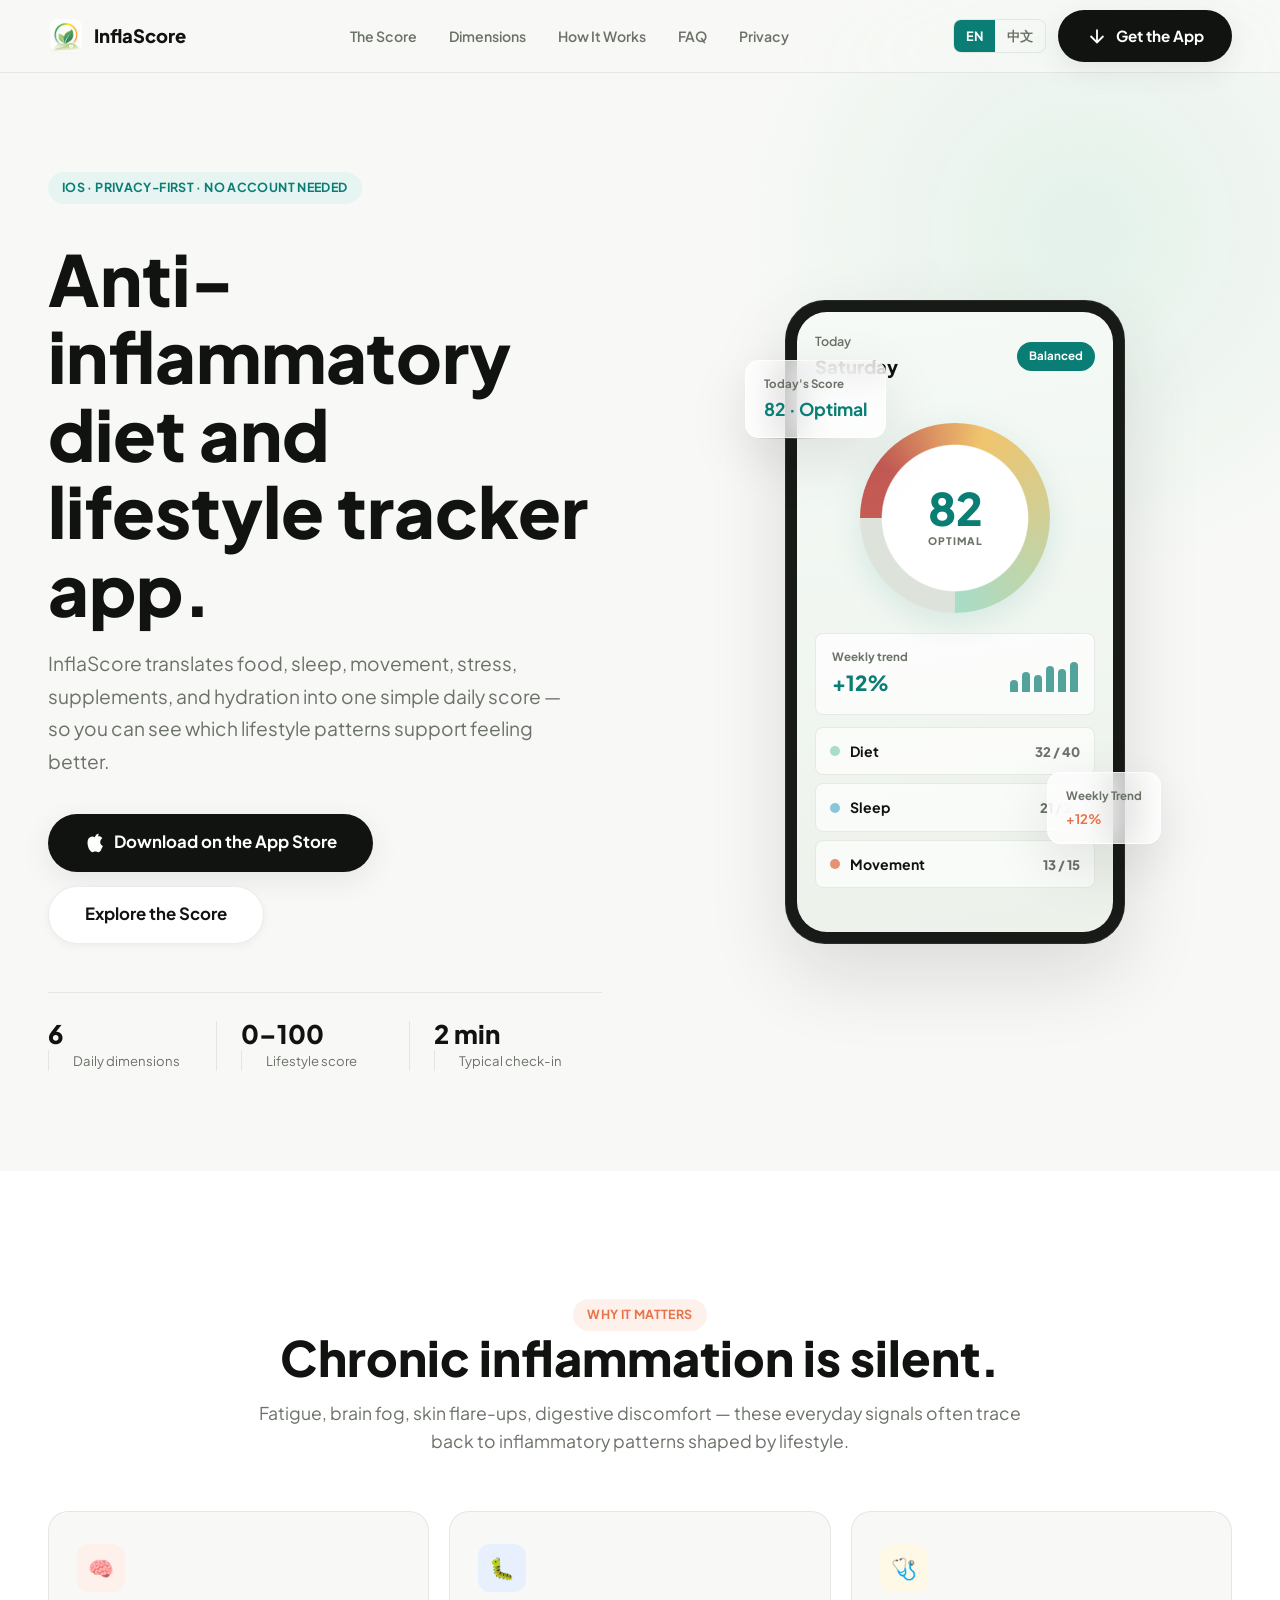
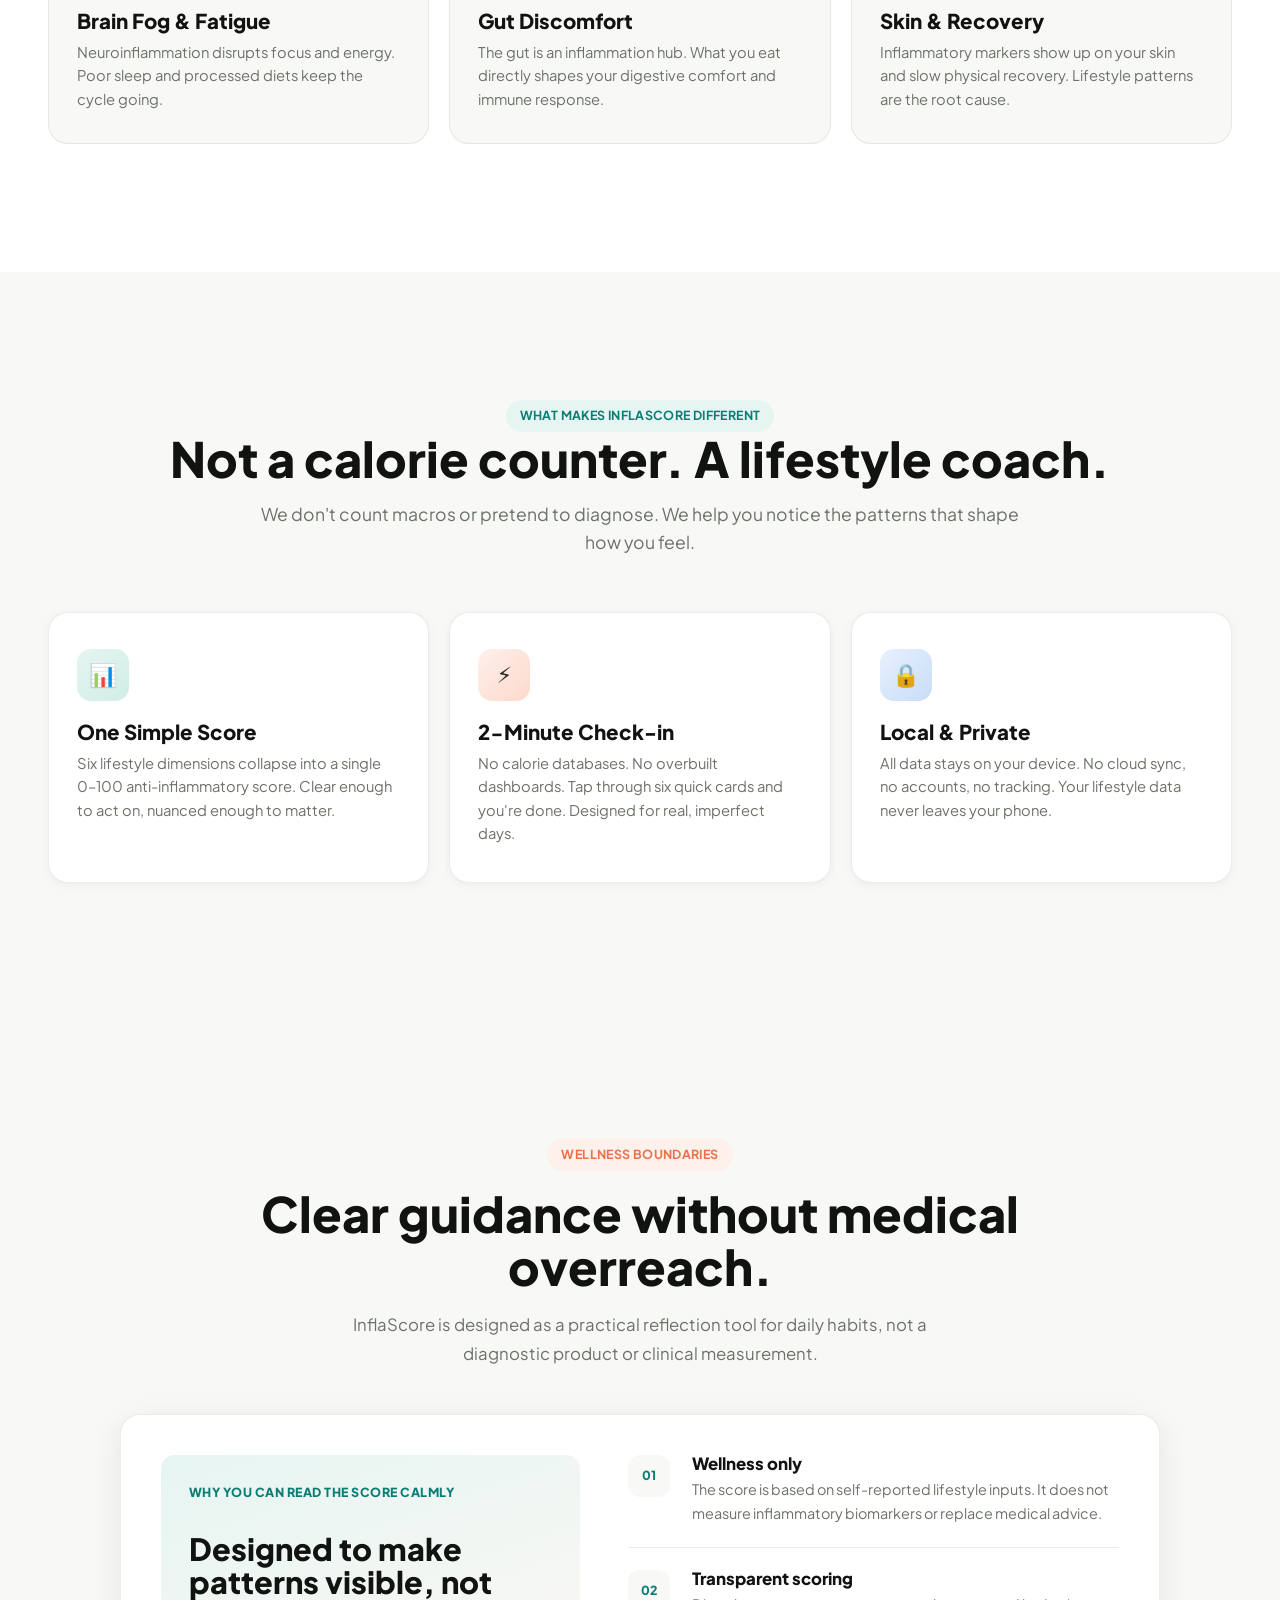
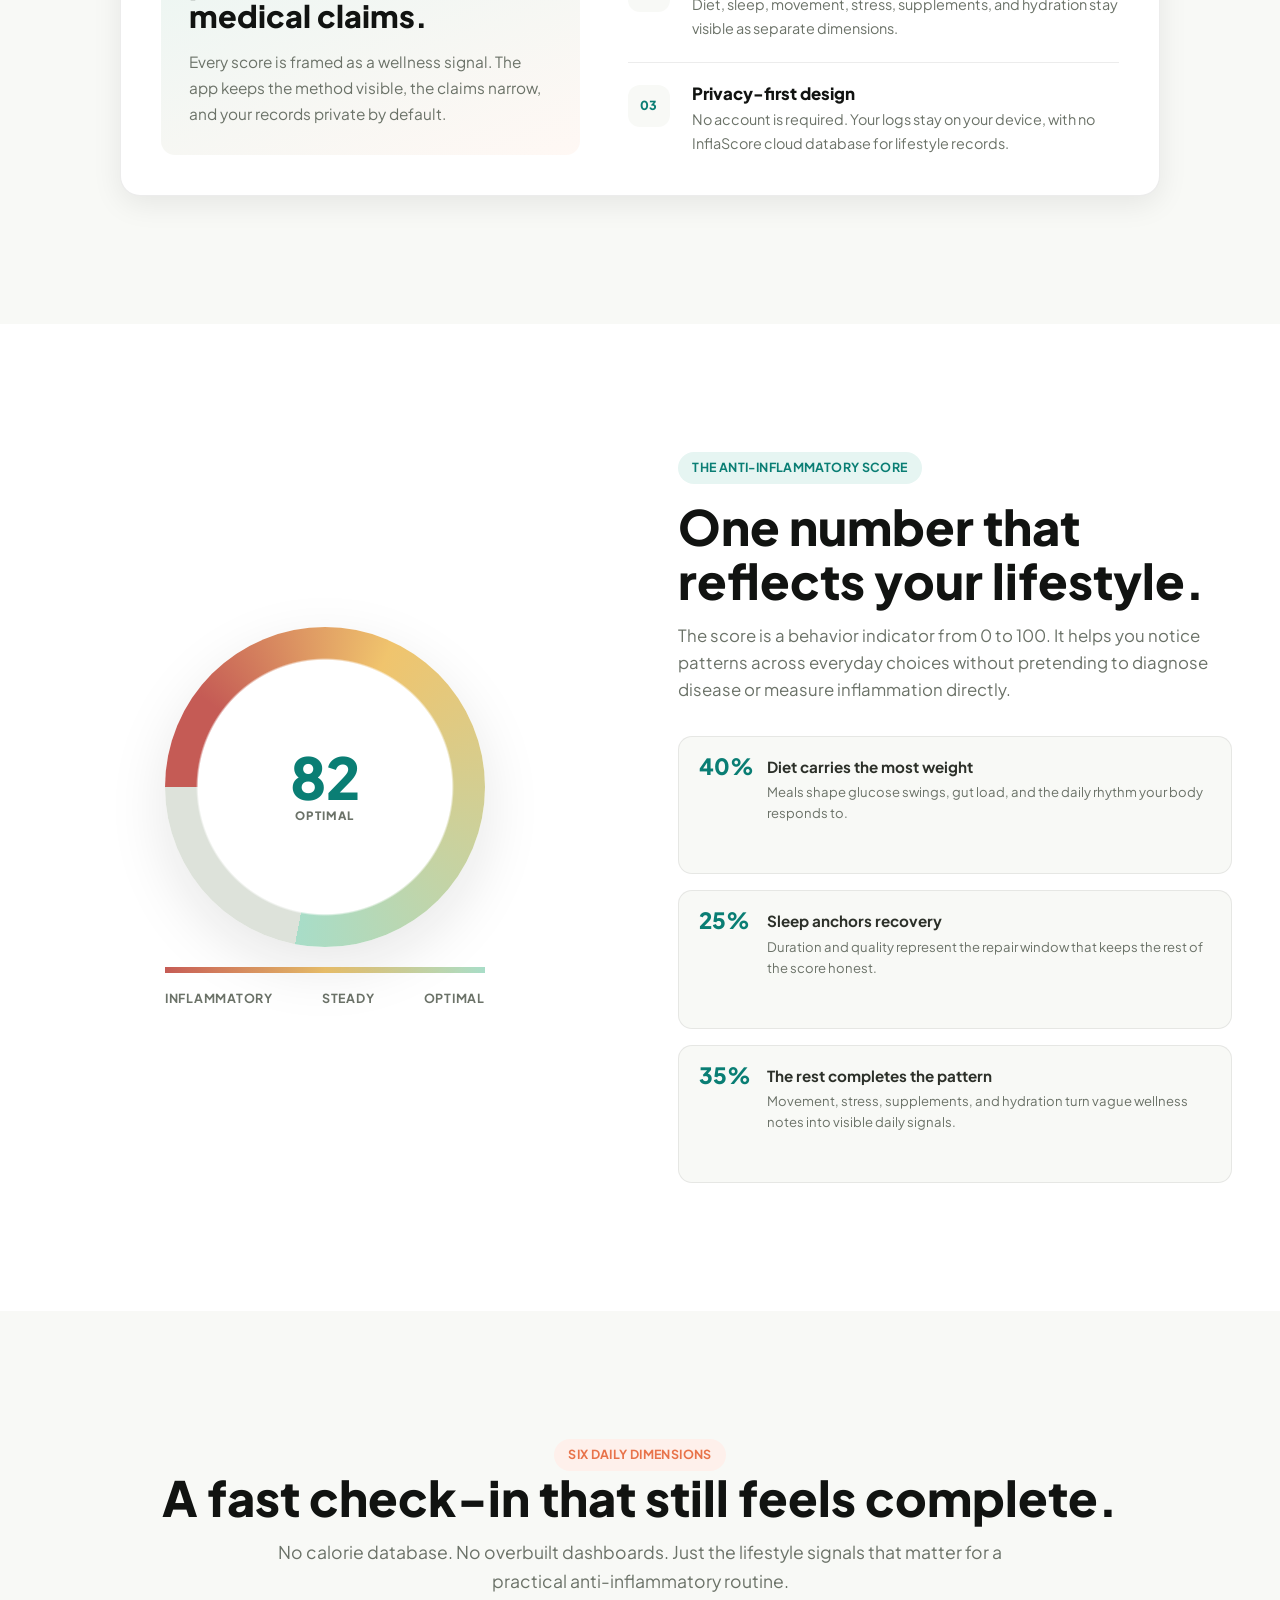
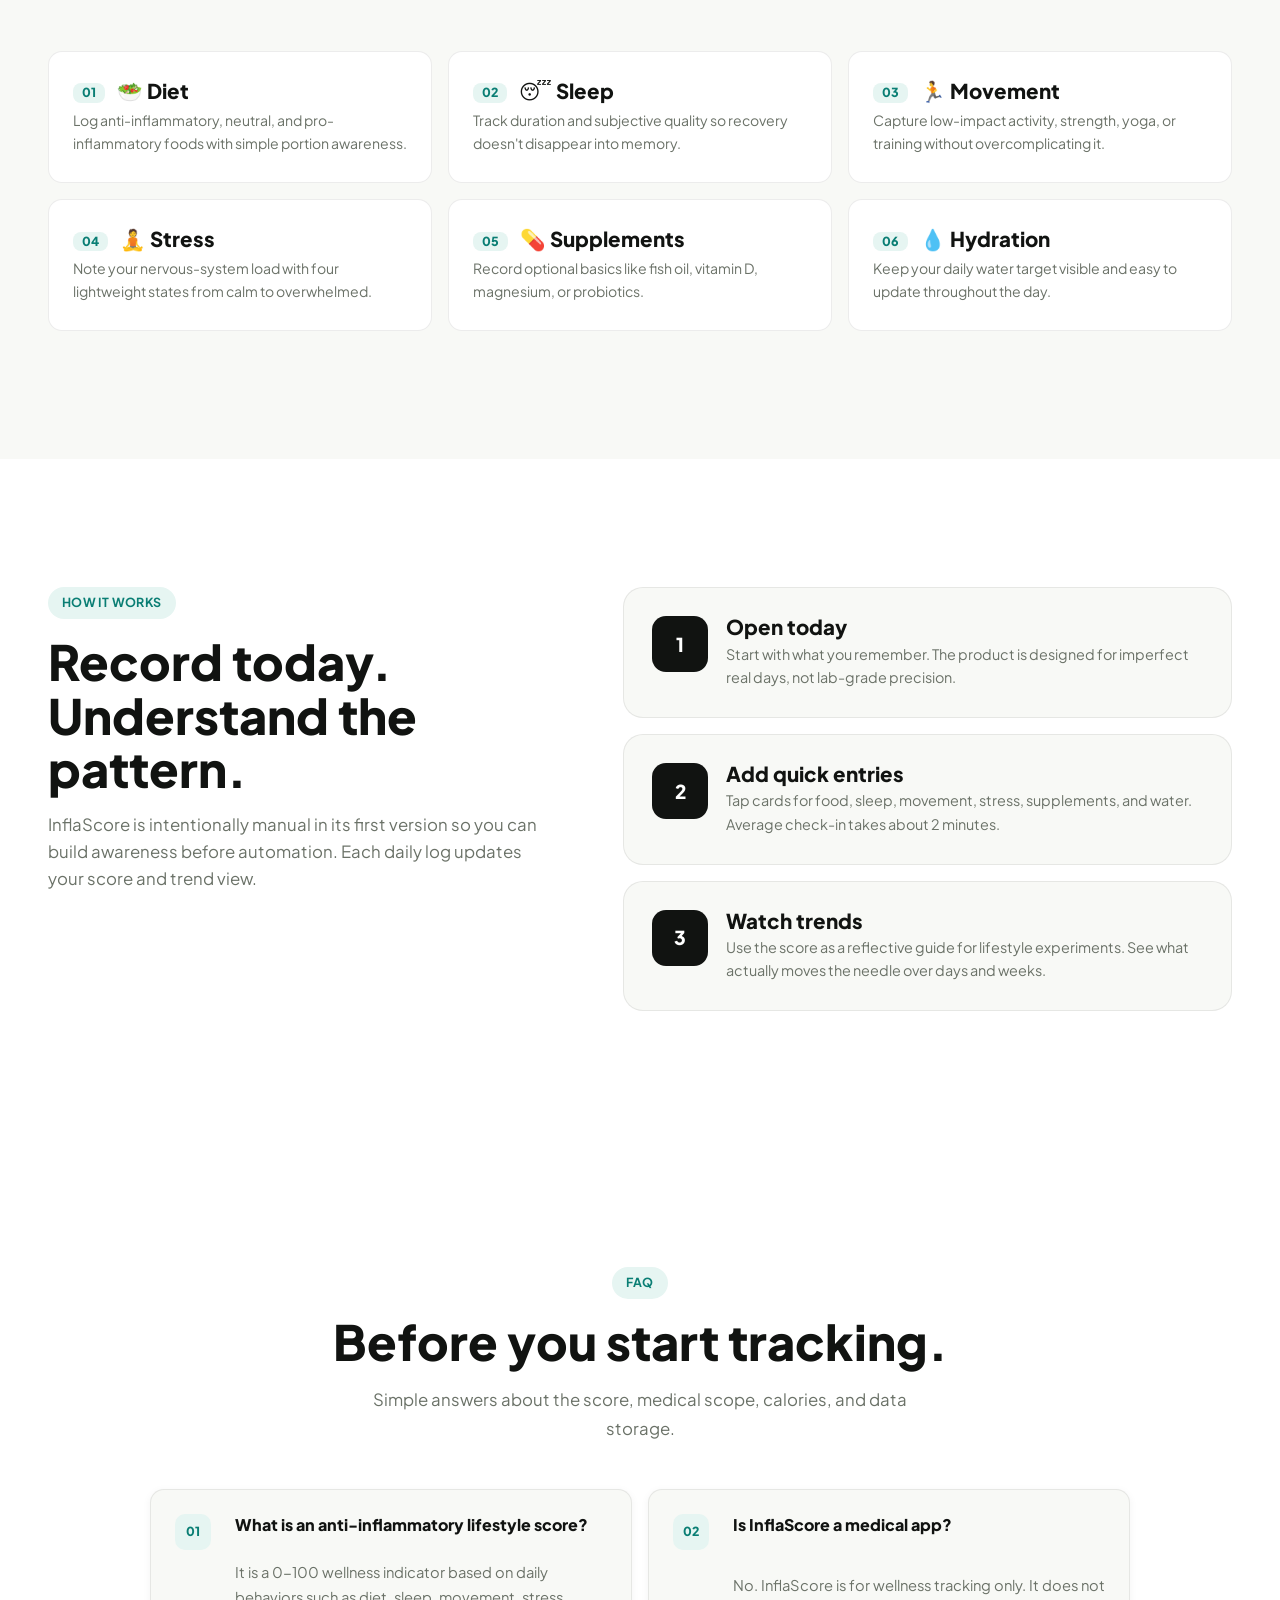
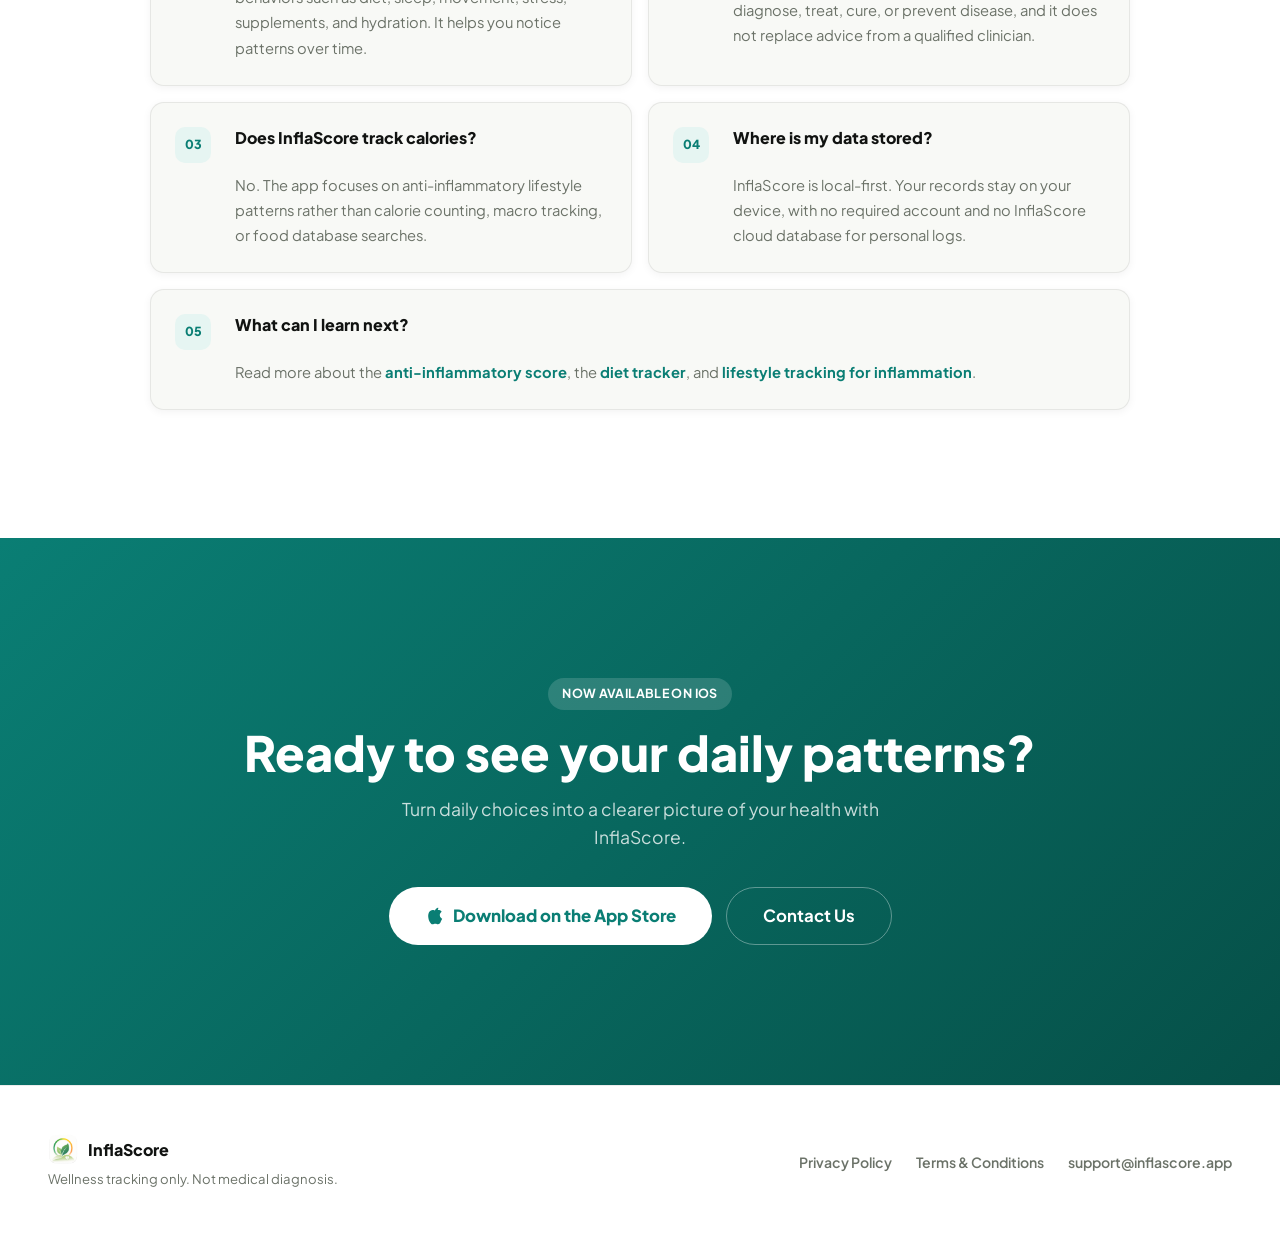
<file: public/index.html>
<!doctype html>
<html lang="en">
<head>
  <meta charset="utf-8">
  <meta name="viewport" content="width=device-width, initial-scale=1">
  <title>Anti-inflammatory Diet & Lifestyle Tracker App - InflaScore</title>
  <meta name="description" content="InflaScore is an anti-inflammatory diet and lifestyle tracker app. Track food, sleep, movement, stress, supplements, and hydration with a daily 0-100 score.">
  <meta property="og:title" content="InflaScore - Anti-inflammatory Diet & Lifestyle Tracker">
  <meta property="og:description" content="Track food, sleep, movement, stress, supplements, and hydration with a daily anti-inflammatory lifestyle score.">
  <meta property="og:type" content="website">
  <meta property="og:url" content="https://inflascore.app/">
  <meta name="twitter:card" content="summary_large_image">
  <meta name="twitter:title" content="InflaScore - Anti-inflammatory Diet & Lifestyle Tracker">
  <meta name="twitter:description" content="Track food, sleep, movement, stress, supplements, and hydration with a daily anti-inflammatory lifestyle score.">
  <link rel="canonical" href="https://inflascore.app/">
  <link rel="alternate" hreflang="en" href="https://inflascore.app/">
  <link rel="alternate" hreflang="zh-CN" href="https://inflascore.app/index-zh.html">
  <link rel="alternate" hreflang="x-default" href="https://inflascore.app/">
  <link rel="preconnect" href="https://fonts.googleapis.com">
  <link rel="preconnect" href="https://fonts.gstatic.com" crossorigin>
  <link href="https://fonts.googleapis.com/css2?family=Plus+Jakarta+Sans:wght@400;500;600;700;800;900&display=swap" rel="stylesheet">
  <link rel="icon" href="favicon.ico" type="image/x-icon">
  <link rel="stylesheet" href="styles.css">
  <script type="application/ld+json">
  {
    "@context": "https://schema.org",
    "@type": "SoftwareApplication",
    "name": "InflaScore",
    "alternateName": "炎值",
    "applicationCategory": "HealthApplication",
    "operatingSystem": "iOS",
    "offers": {
      "@type": "Offer",
      "price": "0",
      "priceCurrency": "USD"
    },
    "description": "InflaScore is an anti-inflammatory diet and lifestyle tracker for iPhone. Track food, sleep, movement, stress, supplements, and hydration with a daily 0-100 score.",
    "url": "https://inflascore.app/",
    "inLanguage": "en",
    "availableLanguage": ["en", "zh-CN"]
  }
  </script>
  <script type="application/ld+json">
  {
    "@context": "https://schema.org",
    "@type": "FAQPage",
    "mainEntity": [
      {
        "@type": "Question",
        "name": "What is an anti-inflammatory lifestyle score?",
        "acceptedAnswer": {
          "@type": "Answer",
          "text": "InflaScore's 0-100 score is a behavioral wellness indicator based on daily inputs such as diet, sleep, movement, stress, supplements, and hydration. It does not diagnose disease or measure inflammation directly."
        }
      },
      {
        "@type": "Question",
        "name": "Is InflaScore a medical app?",
        "acceptedAnswer": {
          "@type": "Answer",
          "text": "No. InflaScore is a wellness tracking app, not a medical device. It is not intended to diagnose, treat, cure, or prevent any disease."
        }
      },
      {
        "@type": "Question",
        "name": "Does InflaScore count calories?",
        "acceptedAnswer": {
          "@type": "Answer",
          "text": "No. InflaScore focuses on lifestyle patterns instead of calorie counting, macro tracking, or diet database logging."
        }
      },
      {
        "@type": "Question",
        "name": "Where is my data stored?",
        "acceptedAnswer": {
          "@type": "Answer",
          "text": "InflaScore is designed to be local-first. Your lifestyle records stay on your device, with no required account and no cloud database operated by InflaScore."
        }
      }
    ]
  }
  </script>
</head>
<body>

<!-- ===== NAV ===== -->
<header class="site-header">
  <nav class="nav container" aria-label="Main navigation">
    <a class="brand" href="index.html" aria-label="InflaScore home">
      <img src="logo-icon.png" alt="InflaScore" class="brand-icon" width="36" height="36">
      <span>InflaScore</span>
    </a>
    <div class="nav-links">
      <a href="#score">The Score</a>
      <a href="#dimensions">Dimensions</a>
      <a href="#how">How It Works</a>
      <a href="#faq">FAQ</a>
      <a href="privacy.html">Privacy</a>
    </div>
    <div class="nav-actions">
      <div class="lang-switch">
        <a href="index.html" class="active">EN</a>
        <a href="index-zh.html">中文</a>
      </div>
      <a class="btn btn-primary" href="#download">
        <svg class="btn-icon" viewBox="0 0 24 24" fill="none" stroke="currentColor" stroke-width="2"><path d="M12 5v14M5 12l7 7 7-7"/></svg>
        Get the App
      </a>
    </div>
  </nav>
</header>

<main>

<!-- ===== HERO ===== -->
<section class="hero container">
  <div class="hero-content">
    <span class="badge badge-primary">iOS &middot; Privacy-first &middot; No account needed</span>
    <h1>Anti-inflammatory diet and lifestyle tracker app.</h1>
    <p class="hero-sub">InflaScore translates food, sleep, movement, stress, supplements, and hydration into one simple daily score &mdash; so you can see which lifestyle patterns support feeling better.</p>
    <div class="hero-actions" id="download">
      <a class="btn btn-primary btn-lg" href="https://apps.apple.com/us/app/inflascore/id6766045256">
        <svg class="btn-icon" viewBox="0 0 24 24" fill="currentColor"><path d="M18.71 19.5C17.88 20.74 17 21.95 15.66 21.97C14.32 22 13.89 21.18 12.37 21.18C10.84 21.18 10.37 21.95 9.1 22C7.79 22.05 6.8 20.68 5.96 19.47C4.25 16.56 2.93 11.3 4.7 7.72C5.57 5.94 7.36 4.83 9.28 4.8C10.56 4.78 11.76 5.68 12.54 5.68C13.31 5.68 14.78 4.58 16.35 4.75C17.02 4.78 18.85 5.02 20.03 6.76C19.93 6.83 17.67 8.15 17.69 10.87C17.72 14.14 20.56 15.18 20.59 15.19C20.56 15.27 20.12 16.72 19.06 18.2L18.71 19.5ZM13 3.5C13.73 2.67 14.94 2.04 15.94 2C16.07 3.17 15.6 4.35 14.9 5.19C14.21 6.04 13.07 6.7 11.95 6.61C11.8 5.46 12.36 4.26 13 3.5Z"/></svg>
        Download on the App Store
      </a>
      <a class="btn btn-ghost btn-lg" href="#score">Explore the Score</a>
    </div>
    <div class="hero-metrics">
      <div>
        <div class="metric-value">6</div>
        <div class="metric-label">Daily dimensions</div>
      </div>
      <div>
        <div class="metric-value">0&ndash;100</div>
        <div class="metric-label">Lifestyle score</div>
      </div>
      <div>
        <div class="metric-value">2 min</div>
        <div class="metric-label">Typical check-in</div>
      </div>
    </div>
  </div>

  <div class="hero-visual">
    <div class="phone-wrap">
      <!-- floating cards -->
      <div class="phone-float phone-float-1">
        <div style="color:var(--muted);font-size:.72rem;margin-bottom:2px;">Today's Score</div>
        <div class="val">82 &middot; Optimal</div>
      </div>
      <div class="phone-float phone-float-2">
        <div style="color:var(--muted);font-size:.72rem;margin-bottom:2px;">Weekly Trend</div>
        <div class="val">+12%</div>
      </div>

      <!-- phone -->
      <div class="phone-device">
        <div class="phone-screen">
          <div class="app-status">
            <div>
              <div class="greeting">Today</div>
              <div class="day">Saturday</div>
            </div>
            <span class="status-chip">Balanced</span>
          </div>
          <div class="app-score">
            <div class="ring">
              <div class="ring-inner">
                <div class="score-num">82</div>
                <div class="score-label">Optimal</div>
              </div>
            </div>
          </div>
          <div class="app-trend">
            <div>
              <div class="label">Weekly trend</div>
              <div class="value">+12%</div>
            </div>
            <div class="mini-bars">
              <span style="height:34%"></span>
              <span style="height:56%"></span>
              <span style="height:48%"></span>
              <span style="height:72%"></span>
              <span style="height:64%"></span>
              <span style="height:84%"></span>
            </div>
          </div>
          <div class="app-habits">
            <div class="row"><span class="dot" style="background:var(--mint)"></span><span class="name">Diet</span><span class="pts">32 / 40</span></div>
            <div class="row"><span class="dot" style="background:var(--blue)"></span><span class="name">Sleep</span><span class="pts">21 / 25</span></div>
            <div class="row"><span class="dot" style="background:var(--coral)"></span><span class="name">Movement</span><span class="pts">13 / 15</span></div>
          </div>
        </div>
      </div>
    </div>
  </div>
</section>

<!-- ===== PROBLEM ===== -->
<section class="problem section">
  <div class="container">
    <div class="problem-header reveal">
      <span class="badge badge-accent">Why it matters</span>
      <h2>Chronic inflammation is silent.</h2>
      <p>Fatigue, brain fog, skin flare-ups, digestive discomfort &mdash; these everyday signals often trace back to inflammatory patterns shaped by lifestyle.</p>
    </div>
    <div class="problem-grid">
      <div class="problem-card reveal">
        <div class="icon">&#x1F9E0;</div>
        <h3>Brain Fog & Fatigue</h3>
        <p>Neuroinflammation disrupts focus and energy. Poor sleep and processed diets keep the cycle going.</p>
      </div>
      <div class="problem-card reveal">
        <div class="icon">&#x1F41B;</div>
        <h3>Gut Discomfort</h3>
        <p>The gut is an inflammation hub. What you eat directly shapes your digestive comfort and immune response.</p>
      </div>
      <div class="problem-card reveal">
        <div class="icon">&#x1FA7A;</div>
        <h3>Skin & Recovery</h3>
        <p>Inflammatory markers show up on your skin and slow physical recovery. Lifestyle patterns are the root cause.</p>
      </div>
    </div>
  </div>
</section>

<!-- ===== FEATURES ===== -->
<section class="features section">
  <div class="container">
    <div class="features-header reveal">
      <span class="badge badge-primary">What makes InflaScore different</span>
      <h2>Not a calorie counter. A lifestyle coach.</h2>
      <p>We don't count macros or pretend to diagnose. We help you notice the patterns that shape how you feel.</p>
    </div>
    <div class="features-grid">
      <div class="feature-card reveal">
        <div class="feature-icon">&#x1F4CA;</div>
        <h3>One Simple Score</h3>
        <p>Six lifestyle dimensions collapse into a single 0&ndash;100 anti-inflammatory score. Clear enough to act on, nuanced enough to matter.</p>
      </div>
      <div class="feature-card reveal">
        <div class="feature-icon">&#x26A1;</div>
        <h3>2-Minute Check-in</h3>
        <p>No calorie databases. No overbuilt dashboards. Tap through six quick cards and you're done. Designed for real, imperfect days.</p>
      </div>
      <div class="feature-card reveal">
        <div class="feature-icon">&#x1F512;</div>
        <h3>Local & Private</h3>
        <p>All data stays on your device. No cloud sync, no accounts, no tracking. Your lifestyle data never leaves your phone.</p>
      </div>
    </div>
  </div>
</section>

<!-- ===== TRUST ===== -->
<section class="trust section" id="trust">
  <div class="container">
    <div class="trust-header reveal">
      <span class="badge badge-accent">Wellness boundaries</span>
      <h2>Clear guidance without medical overreach.</h2>
      <p>InflaScore is designed as a practical reflection tool for daily habits, not a diagnostic product or clinical measurement.</p>
    </div>
    <div class="trust-panel reveal">
      <div class="trust-summary">
        <span class="trust-kicker">Why you can read the score calmly</span>
        <h3>Designed to make patterns visible, not medical claims.</h3>
        <p>Every score is framed as a wellness signal. The app keeps the method visible, the claims narrow, and your records private by default.</p>
      </div>
      <div class="trust-list">
        <div class="trust-item">
          <span class="trust-mark">01</span>
          <div>
            <h3>Wellness only</h3>
            <p>The score is based on self-reported lifestyle inputs. It does not measure inflammatory biomarkers or replace medical advice.</p>
          </div>
        </div>
        <div class="trust-item">
          <span class="trust-mark">02</span>
          <div>
            <h3>Transparent scoring</h3>
            <p>Diet, sleep, movement, stress, supplements, and hydration stay visible as separate dimensions.</p>
          </div>
        </div>
        <div class="trust-item">
          <span class="trust-mark">03</span>
          <div>
            <h3>Privacy-first design</h3>
            <p>No account is required. Your logs stay on your device, with no InflaScore cloud database for lifestyle records.</p>
          </div>
        </div>
      </div>
    </div>
  </div>
</section>

<!-- ===== SCORE ===== -->
<section class="score-section section" id="score">
  <div class="container">
    <div class="score-split">
      <div class="score-visual reveal">
        <div class="score-ring-wrap">
          <div class="score-ring-lg">
            <div class="ring-inner">
              <div class="score-num">82</div>
              <div class="score-label">Optimal</div>
            </div>
          </div>
        </div>
        <div class="score-scale" style="max-width:320px;width:100%;">
          <span>Inflammatory</span>
          <span>Steady</span>
          <span>Optimal</span>
        </div>
      </div>
      <div class="score-copy reveal">
        <span class="badge badge-primary">The Anti-Inflammatory Score</span>
        <h2>One number that reflects your lifestyle.</h2>
        <p>The score is a behavior indicator from 0 to 100. It helps you notice patterns across everyday choices without pretending to diagnose disease or measure inflammation directly.</p>
        <div class="weight-list">
          <div class="weight-item">
            <div class="pct">40%</div>
            <div>
              <h4>Diet carries the most weight</h4>
              <p>Meals shape glucose swings, gut load, and the daily rhythm your body responds to.</p>
            </div>
          </div>
          <div class="weight-item">
            <div class="pct">25%</div>
            <div>
              <h4>Sleep anchors recovery</h4>
              <p>Duration and quality represent the repair window that keeps the rest of the score honest.</p>
            </div>
          </div>
          <div class="weight-item">
            <div class="pct">35%</div>
            <div>
              <h4>The rest completes the pattern</h4>
              <p>Movement, stress, supplements, and hydration turn vague wellness notes into visible daily signals.</p>
            </div>
          </div>
        </div>
      </div>
    </div>
  </div>
</section>

<!-- ===== DIMENSIONS ===== -->
<section class="dimensions section" id="dimensions">
  <div class="container">
    <div class="dims-header reveal">
      <span class="badge badge-accent">Six Daily Dimensions</span>
      <h2>A fast check-in that still feels complete.</h2>
      <p>No calorie database. No overbuilt dashboards. Just the lifestyle signals that matter for a practical anti-inflammatory routine.</p>
    </div>
    <div class="dims-grid">
      <div class="dim-card reveal">
        <h3><span class="dim-num">01</span> 🥗 Diet</h3>
        <p>Log anti-inflammatory, neutral, and pro-inflammatory foods with simple portion awareness.</p>
      </div>
      <div class="dim-card reveal">
        <h3><span class="dim-num">02</span> 😴 Sleep</h3>
        <p>Track duration and subjective quality so recovery doesn't disappear into memory.</p>
      </div>
      <div class="dim-card reveal">
        <h3><span class="dim-num">03</span> 🏃 Movement</h3>
        <p>Capture low-impact activity, strength, yoga, or training without overcomplicating it.</p>
      </div>
      <div class="dim-card reveal">
        <h3><span class="dim-num">04</span> 🧘 Stress</h3>
        <p>Note your nervous-system load with four lightweight states from calm to overwhelmed.</p>
      </div>
      <div class="dim-card reveal">
        <h3><span class="dim-num">05</span> 💊 Supplements</h3>
        <p>Record optional basics like fish oil, vitamin D, magnesium, or probiotics.</p>
      </div>
      <div class="dim-card reveal">
        <h3><span class="dim-num">06</span> 💧 Hydration</h3>
        <p>Keep your daily water target visible and easy to update throughout the day.</p>
      </div>
    </div>
  </div>
</section>

<!-- ===== HOW IT WORKS ===== -->
<section class="how section" id="how">
  <div class="container">
    <div class="how-split">
      <div class="how-copy reveal">
        <span class="badge badge-primary">How It Works</span>
        <h2>Record today. Understand the pattern.</h2>
        <p>InflaScore is intentionally manual in its first version so you can build awareness before automation. Each daily log updates your score and trend view.</p>
      </div>
      <div class="steps">
        <div class="step-card reveal">
          <div class="step-num">1</div>
          <div>
            <h3>Open today</h3>
            <p>Start with what you remember. The product is designed for imperfect real days, not lab-grade precision.</p>
          </div>
        </div>
        <div class="step-card reveal">
          <div class="step-num">2</div>
          <div>
            <h3>Add quick entries</h3>
            <p>Tap cards for food, sleep, movement, stress, supplements, and water. Average check-in takes about 2 minutes.</p>
          </div>
        </div>
        <div class="step-card reveal">
          <div class="step-num">3</div>
          <div>
            <h3>Watch trends</h3>
            <p>Use the score as a reflective guide for lifestyle experiments. See what actually moves the needle over days and weeks.</p>
          </div>
        </div>
      </div>
    </div>
  </div>
</section>

<!-- ===== FAQ ===== -->
<section class="faq section" id="faq">
  <div class="container">
    <div class="faq-header reveal">
      <span class="badge badge-primary">FAQ</span>
      <h2>Before you start tracking.</h2>
      <p>Simple answers about the score, medical scope, calories, and data storage.</p>
    </div>
    <div class="faq-list">
      <div class="faq-item reveal">
        <span class="faq-num">01</span>
        <h3>What is an anti-inflammatory lifestyle score?</h3>
        <p>It is a 0-100 wellness indicator based on daily behaviors such as diet, sleep, movement, stress, supplements, and hydration. It helps you notice patterns over time.</p>
      </div>
      <div class="faq-item reveal">
        <span class="faq-num">02</span>
        <h3>Is InflaScore a medical app?</h3>
        <p>No. InflaScore is for wellness tracking only. It does not diagnose, treat, cure, or prevent disease, and it does not replace advice from a qualified clinician.</p>
      </div>
      <div class="faq-item reveal">
        <span class="faq-num">03</span>
        <h3>Does InflaScore track calories?</h3>
        <p>No. The app focuses on anti-inflammatory lifestyle patterns rather than calorie counting, macro tracking, or food database searches.</p>
      </div>
      <div class="faq-item reveal">
        <span class="faq-num">04</span>
        <h3>Where is my data stored?</h3>
        <p>InflaScore is local-first. Your records stay on your device, with no required account and no InflaScore cloud database for personal logs.</p>
      </div>
      <div class="faq-item reveal">
        <span class="faq-num">05</span>
        <h3>What can I learn next?</h3>
        <p>Read more about the <a href="anti-inflammatory-score.html">anti-inflammatory score</a>, the <a href="anti-inflammatory-diet-tracker.html">diet tracker</a>, and <a href="inflammation-lifestyle-tracker.html">lifestyle tracking for inflammation</a>.</p>
      </div>
    </div>
  </div>
</section>

<!-- ===== CTA ===== -->
<section class="cta-section" id="cta">
  <div class="container">
    <span class="badge" style="background:rgba(255,255,255,.15);color:#fff;margin-bottom:16px;">Now Available on iOS</span>
    <h2>Ready to see your daily patterns?</h2>
    <p>Turn daily choices into a clearer picture of your health with InflaScore.</p>
    <div class="cta-actions">
      <a class="btn btn-white btn-lg" href="https://apps.apple.com/us/app/inflascore/id6766045256">
        <svg class="store-icon" viewBox="0 0 24 24" fill="currentColor"><path d="M18.71 19.5C17.88 20.74 17 21.95 15.66 21.97C14.32 22 13.89 21.18 12.37 21.18C10.84 21.18 10.37 21.95 9.1 22C7.79 22.05 6.8 20.68 5.96 19.47C4.25 16.56 2.93 11.3 4.7 7.72C5.57 5.94 7.36 4.83 9.28 4.8C10.56 4.78 11.76 5.68 12.54 5.68C13.31 5.68 14.78 4.58 16.35 4.75C17.02 4.78 18.85 5.02 20.03 6.76C19.93 6.83 17.67 8.15 17.69 10.87C17.72 14.14 20.56 15.18 20.59 15.19C20.56 15.27 20.12 16.72 19.06 18.2L18.71 19.5ZM13 3.5C13.73 2.67 14.94 2.04 15.94 2C16.07 3.17 15.6 4.35 14.9 5.19C14.21 6.04 13.07 6.7 11.95 6.61C11.8 5.46 12.36 4.26 13 3.5Z"/></svg>
        Download on the App Store
      </a>
      <a class="btn btn-outline-white btn-lg" href="mailto:support@inflascore.app">Contact Us</a>
    </div>
  </div>
</section>

</main>

<!-- ===== FOOTER ===== -->
<footer class="site-footer">
  <div class="footer-inner container">
    <div>
      <div class="footer-brand">
        <img src="logo-icon.png" alt="InflaScore" class="brand-icon" width="30" height="30">
        <span>InflaScore</span>
      </div>
      <div class="footer-disclaimer">Wellness tracking only. Not medical diagnosis.</div>
    </div>
    <div class="footer-links">
      <a href="privacy.html">Privacy Policy</a>
      <a href="terms.html">Terms & Conditions</a>
      <a href="mailto:support@inflascore.app">support@inflascore.app</a>
    </div>
  </div>
</footer>

<script>
// Scroll reveal
const io = new IntersectionObserver((entries) => {
  entries.forEach(e => { if (e.isIntersecting) { e.target.classList.add('visible'); io.unobserve(e.target); } });
}, { threshold: 0.12 });
document.querySelectorAll('.reveal').forEach(el => io.observe(el));
</script>
</body>
</html>
</file>
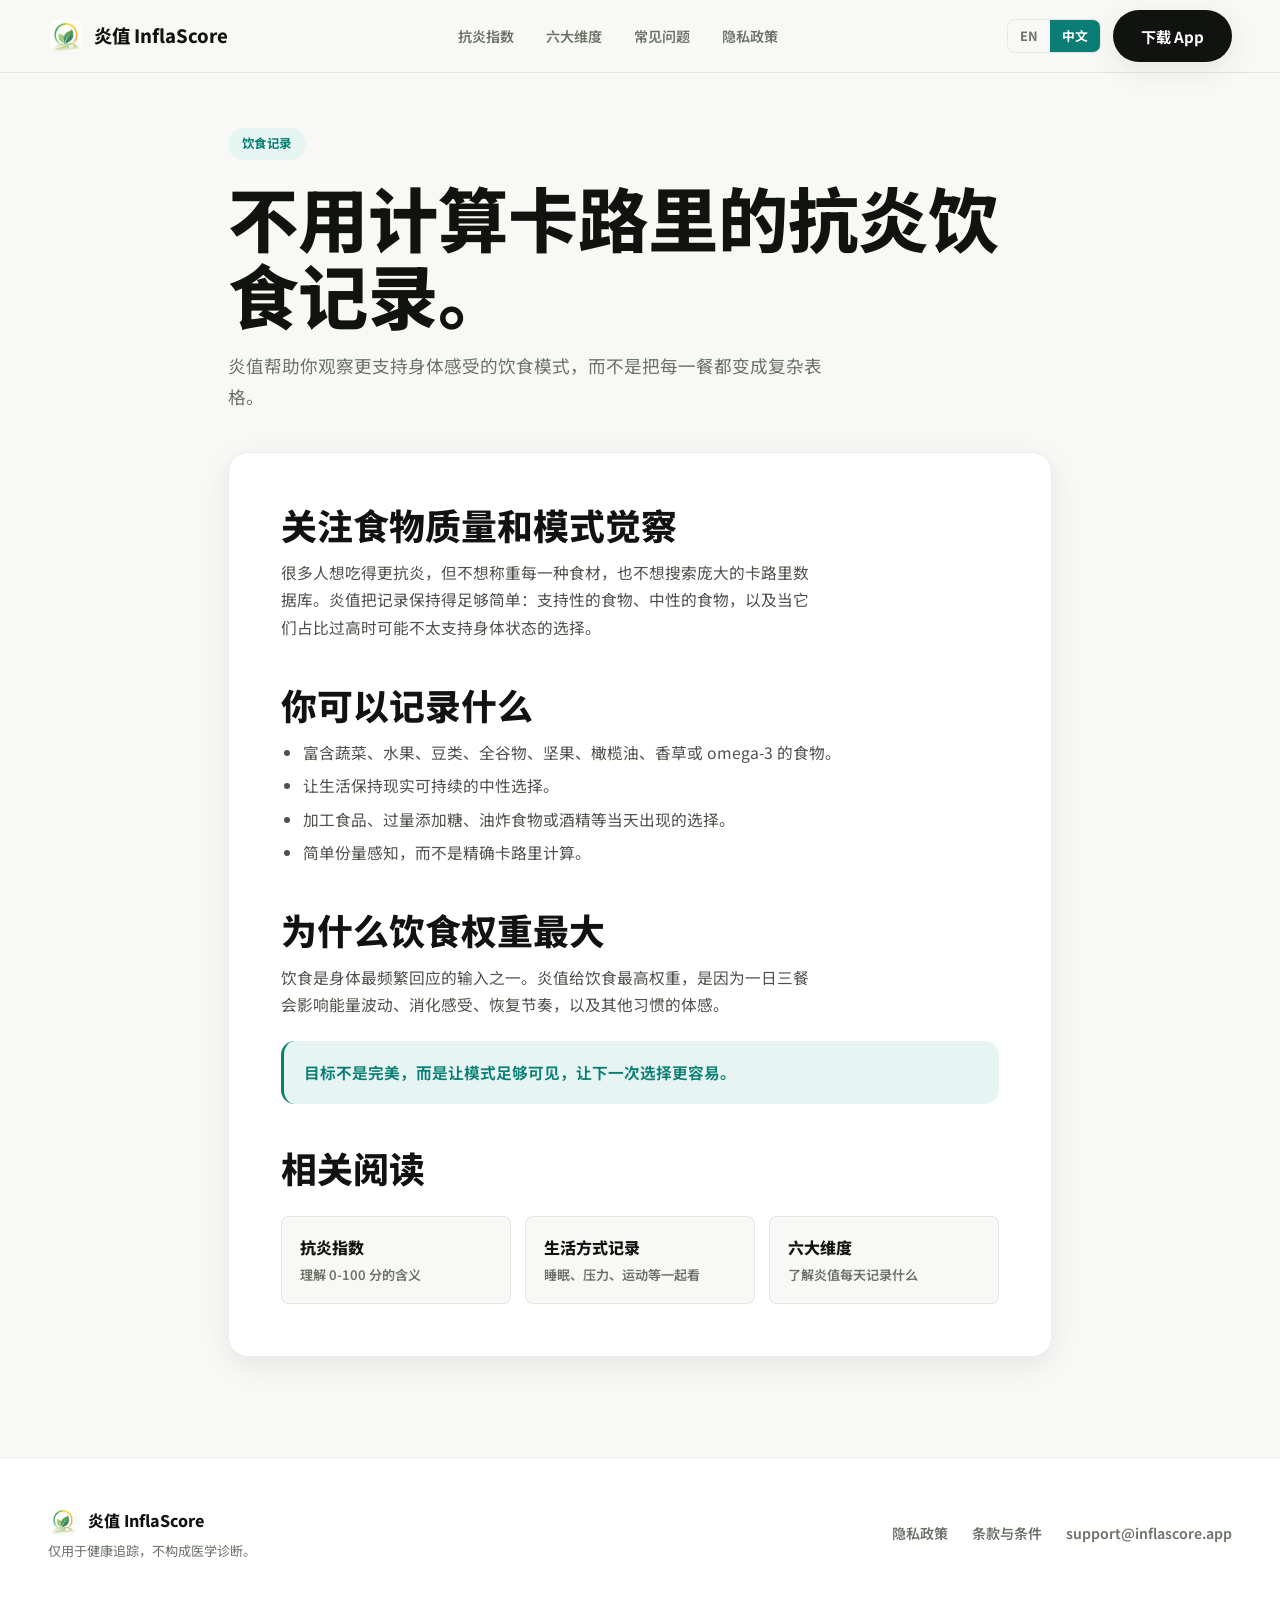
<file: public/anti-inflammatory-diet-tracker-zh.html>
<!doctype html>
<html lang="zh-CN">
<head>
  <meta charset="utf-8">
  <meta name="viewport" content="width=device-width, initial-scale=1">
  <title>抗炎饮食记录 App - 炎值 InflaScore</title>
  <meta name="description" content="不用计算卡路里，也能记录抗炎饮食模式。炎值帮助你记录抗炎、中性和促炎食物选择。">
  <link rel="canonical" href="https://inflascore.app/anti-inflammatory-diet-tracker-zh.html">
  <link rel="alternate" hreflang="en" href="https://inflascore.app/anti-inflammatory-diet-tracker.html">
  <link rel="alternate" hreflang="zh-CN" href="https://inflascore.app/anti-inflammatory-diet-tracker-zh.html">
  <link rel="alternate" hreflang="x-default" href="https://inflascore.app/anti-inflammatory-diet-tracker.html">
  <link rel="preconnect" href="https://fonts.googleapis.com">
  <link rel="preconnect" href="https://fonts.gstatic.com" crossorigin>
  <link href="https://fonts.googleapis.com/css2?family=Plus+Jakarta+Sans:wght@400;500;600;700;800;900&family=Noto+Sans+SC:wght@400;500;600;700;800;900&display=swap" rel="stylesheet">
  <link rel="icon" href="favicon.ico" type="image/x-icon">
  <link rel="stylesheet" href="styles.css">
  <style>body { font-family: 'Noto Sans SC', 'Plus Jakarta Sans', ui-sans-serif, system-ui, sans-serif; }</style>
</head>
<body>
<header class="site-header">
  <nav class="nav container" aria-label="主导航">
    <a class="brand" href="index-zh.html" aria-label="炎值首页"><img src="logo-icon.png" alt="炎值" class="brand-icon" width="36" height="36"><span>炎值 InflaScore</span></a>
    <div class="nav-links"><a href="index-zh.html#score">抗炎指数</a><a href="index-zh.html#dimensions">六大维度</a><a href="index-zh.html#faq">常见问题</a><a href="privacy-zh.html">隐私政策</a></div>
    <div class="nav-actions"><div class="lang-switch"><a href="anti-inflammatory-diet-tracker.html">EN</a><a href="anti-inflammatory-diet-tracker-zh.html" class="active">中文</a></div><a class="btn btn-primary" href="index-zh.html#download">下载 App</a></div>
  </nav>
</header>
<main>
  <section class="topic-header">
    <div class="topic-hero">
      <span class="badge badge-primary">饮食记录</span>
      <h1>不用计算卡路里的抗炎饮食记录。</h1>
      <p>炎值帮助你观察更支持身体感受的饮食模式，而不是把每一餐都变成复杂表格。</p>
    </div>
  </section>
  <section class="topic-body">
    <article class="topic-panel">
      <h2>关注食物质量和模式觉察</h2>
      <p>很多人想吃得更抗炎，但不想称重每一种食材，也不想搜索庞大的卡路里数据库。炎值把记录保持得足够简单：支持性的食物、中性的食物，以及当它们占比过高时可能不太支持身体状态的选择。</p>
      <h2>你可以记录什么</h2>
      <ul>
        <li>富含蔬菜、水果、豆类、全谷物、坚果、橄榄油、香草或 omega-3 的食物。</li>
        <li>让生活保持现实可持续的中性选择。</li>
        <li>加工食品、过量添加糖、油炸食物或酒精等当天出现的选择。</li>
        <li>简单份量感知，而不是精确卡路里计算。</li>
      </ul>
      <h2>为什么饮食权重最大</h2>
      <p>饮食是身体最频繁回应的输入之一。炎值给饮食最高权重，是因为一日三餐会影响能量波动、消化感受、恢复节奏，以及其他习惯的体感。</p>
      <div class="topic-callout"><p>目标不是完美，而是让模式足够可见，让下一次选择更容易。</p></div>
      <h2>相关阅读</h2>
      <div class="topic-links">
        <a class="topic-link" href="anti-inflammatory-score-zh.html">抗炎指数<span>理解 0-100 分的含义</span></a>
        <a class="topic-link" href="inflammation-lifestyle-tracker-zh.html">生活方式记录<span>睡眠、压力、运动等一起看</span></a>
        <a class="topic-link" href="index-zh.html#dimensions">六大维度<span>了解炎值每天记录什么</span></a>
      </div>
    </article>
  </section>
</main>
<footer class="site-footer">
  <div class="footer-inner container">
    <div><div class="footer-brand"><img src="logo-icon.png" alt="炎值" class="brand-icon" width="30" height="30"><span>炎值 InflaScore</span></div><div class="footer-disclaimer">仅用于健康追踪，不构成医学诊断。</div></div>
    <div class="footer-links"><a href="privacy-zh.html">隐私政策</a><a href="terms-zh.html">条款与条件</a><a href="mailto:support@inflascore.app">support@inflascore.app</a></div>
  </div>
</footer>
</body>
</html>
</file>
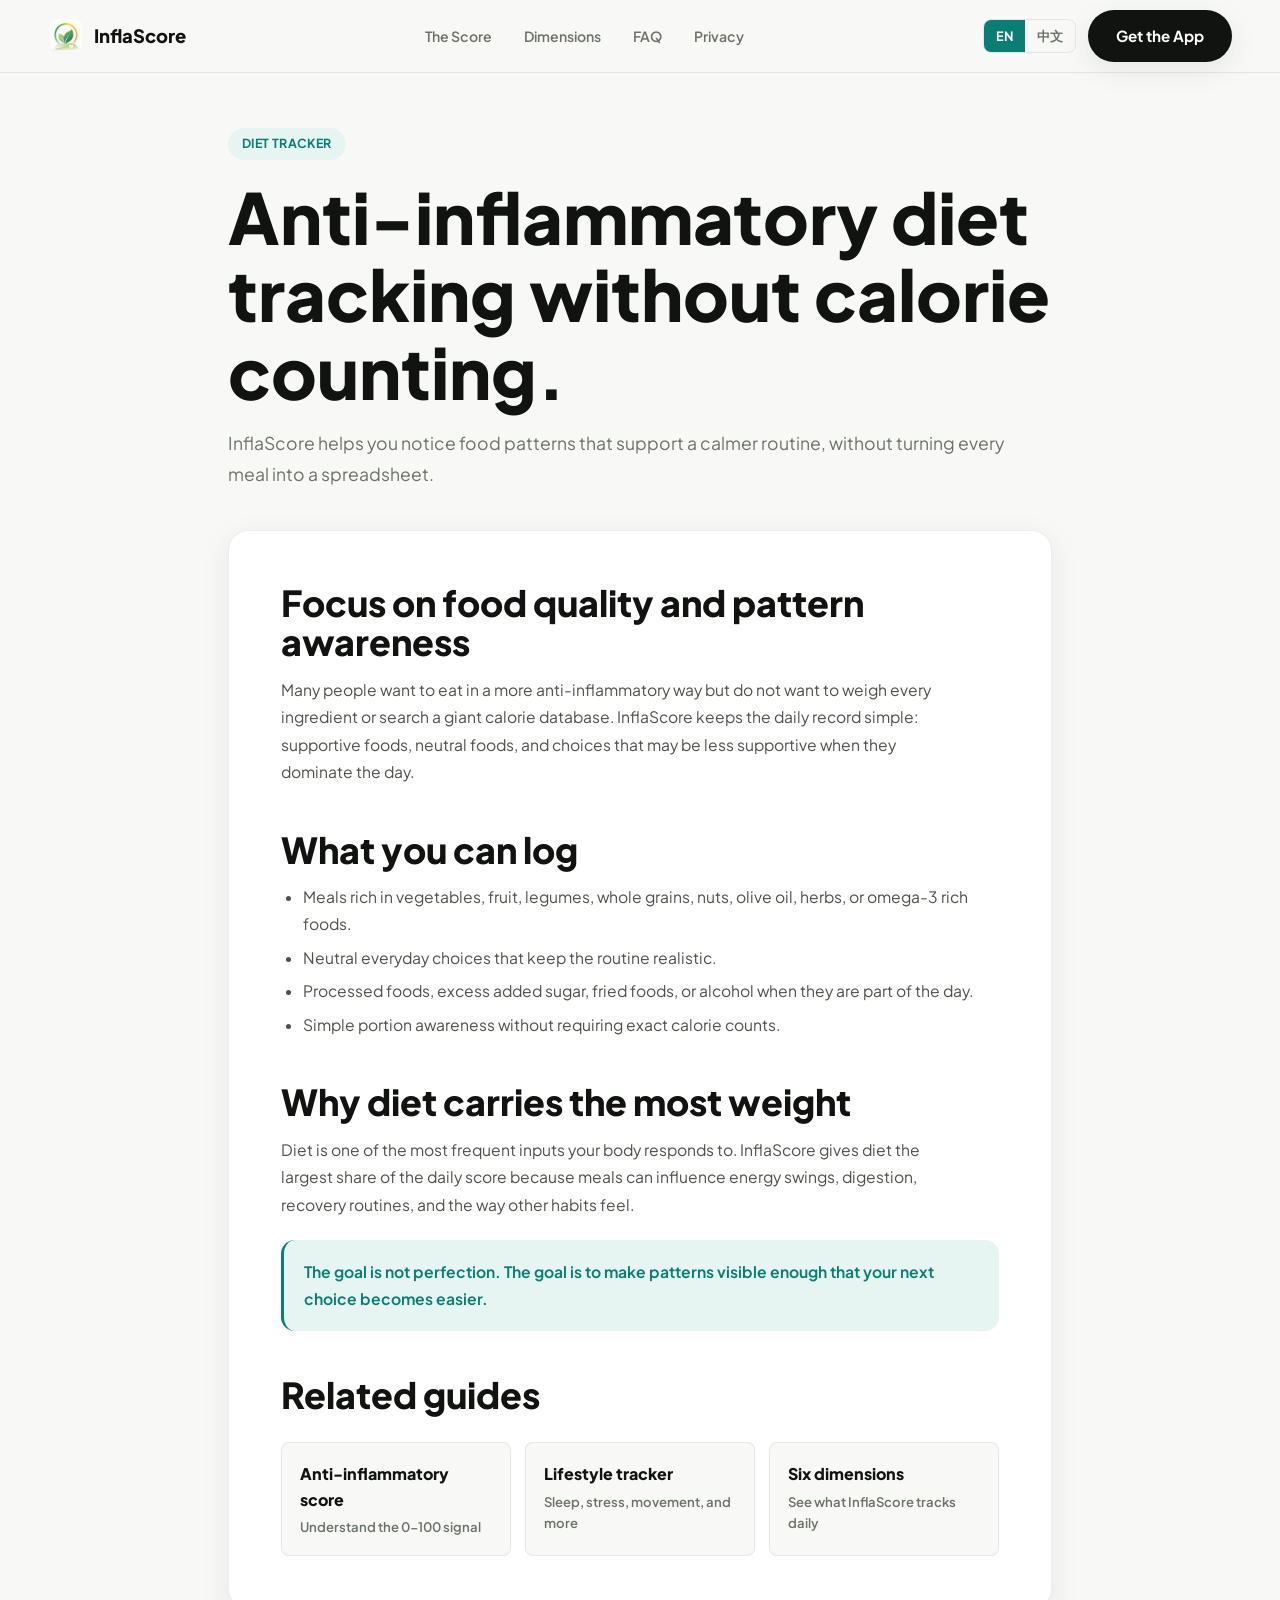
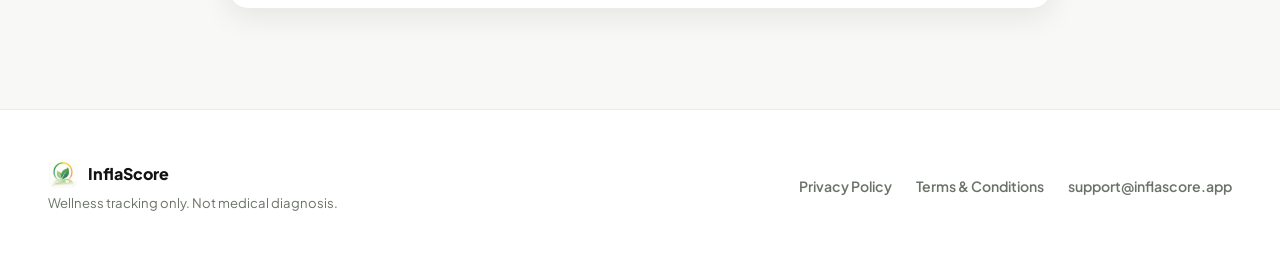
<file: public/anti-inflammatory-diet-tracker.html>
<!doctype html>
<html lang="en">
<head>
  <meta charset="utf-8">
  <meta name="viewport" content="width=device-width, initial-scale=1">
  <title>Anti-inflammatory Diet Tracker App - InflaScore</title>
  <meta name="description" content="Track anti-inflammatory diet patterns without calorie counting. InflaScore helps you log supportive, neutral, and pro-inflammatory food choices.">
  <link rel="canonical" href="https://inflascore.app/anti-inflammatory-diet-tracker.html">
  <link rel="alternate" hreflang="en" href="https://inflascore.app/anti-inflammatory-diet-tracker.html">
  <link rel="alternate" hreflang="zh-CN" href="https://inflascore.app/anti-inflammatory-diet-tracker-zh.html">
  <link rel="alternate" hreflang="x-default" href="https://inflascore.app/anti-inflammatory-diet-tracker.html">
  <link rel="preconnect" href="https://fonts.googleapis.com">
  <link rel="preconnect" href="https://fonts.gstatic.com" crossorigin>
  <link href="https://fonts.googleapis.com/css2?family=Plus+Jakarta+Sans:wght@400;500;600;700;800;900&display=swap" rel="stylesheet">
  <link rel="icon" href="favicon.ico" type="image/x-icon">
  <link rel="stylesheet" href="styles.css">
</head>
<body>
<header class="site-header">
  <nav class="nav container" aria-label="Main navigation">
    <a class="brand" href="index.html" aria-label="InflaScore home"><img src="logo-icon.png" alt="InflaScore" class="brand-icon" width="36" height="36"><span>InflaScore</span></a>
    <div class="nav-links"><a href="index.html#score">The Score</a><a href="index.html#dimensions">Dimensions</a><a href="index.html#faq">FAQ</a><a href="privacy.html">Privacy</a></div>
    <div class="nav-actions"><div class="lang-switch"><a href="anti-inflammatory-diet-tracker.html" class="active">EN</a><a href="anti-inflammatory-diet-tracker-zh.html">中文</a></div><a class="btn btn-primary" href="index.html#download">Get the App</a></div>
  </nav>
</header>
<main>
  <section class="topic-header">
    <div class="topic-hero">
      <span class="badge badge-primary">Diet tracker</span>
      <h1>Anti-inflammatory diet tracking without calorie counting.</h1>
      <p>InflaScore helps you notice food patterns that support a calmer routine, without turning every meal into a spreadsheet.</p>
    </div>
  </section>
  <section class="topic-body">
    <article class="topic-panel">
      <h2>Focus on food quality and pattern awareness</h2>
      <p>Many people want to eat in a more anti-inflammatory way but do not want to weigh every ingredient or search a giant calorie database. InflaScore keeps the daily record simple: supportive foods, neutral foods, and choices that may be less supportive when they dominate the day.</p>
      <h2>What you can log</h2>
      <ul>
        <li>Meals rich in vegetables, fruit, legumes, whole grains, nuts, olive oil, herbs, or omega-3 rich foods.</li>
        <li>Neutral everyday choices that keep the routine realistic.</li>
        <li>Processed foods, excess added sugar, fried foods, or alcohol when they are part of the day.</li>
        <li>Simple portion awareness without requiring exact calorie counts.</li>
      </ul>
      <h2>Why diet carries the most weight</h2>
      <p>Diet is one of the most frequent inputs your body responds to. InflaScore gives diet the largest share of the daily score because meals can influence energy swings, digestion, recovery routines, and the way other habits feel.</p>
      <div class="topic-callout"><p>The goal is not perfection. The goal is to make patterns visible enough that your next choice becomes easier.</p></div>
      <h2>Related guides</h2>
      <div class="topic-links">
        <a class="topic-link" href="anti-inflammatory-score.html">Anti-inflammatory score<span>Understand the 0-100 signal</span></a>
        <a class="topic-link" href="inflammation-lifestyle-tracker.html">Lifestyle tracker<span>Sleep, stress, movement, and more</span></a>
        <a class="topic-link" href="index.html#dimensions">Six dimensions<span>See what InflaScore tracks daily</span></a>
      </div>
    </article>
  </section>
</main>
<footer class="site-footer">
  <div class="footer-inner container">
    <div><div class="footer-brand"><img src="logo-icon.png" alt="InflaScore" class="brand-icon" width="30" height="30"><span>InflaScore</span></div><div class="footer-disclaimer">Wellness tracking only. Not medical diagnosis.</div></div>
    <div class="footer-links"><a href="privacy.html">Privacy Policy</a><a href="terms.html">Terms & Conditions</a><a href="mailto:support@inflascore.app">support@inflascore.app</a></div>
  </div>
</footer>
</body>
</html>
</file>
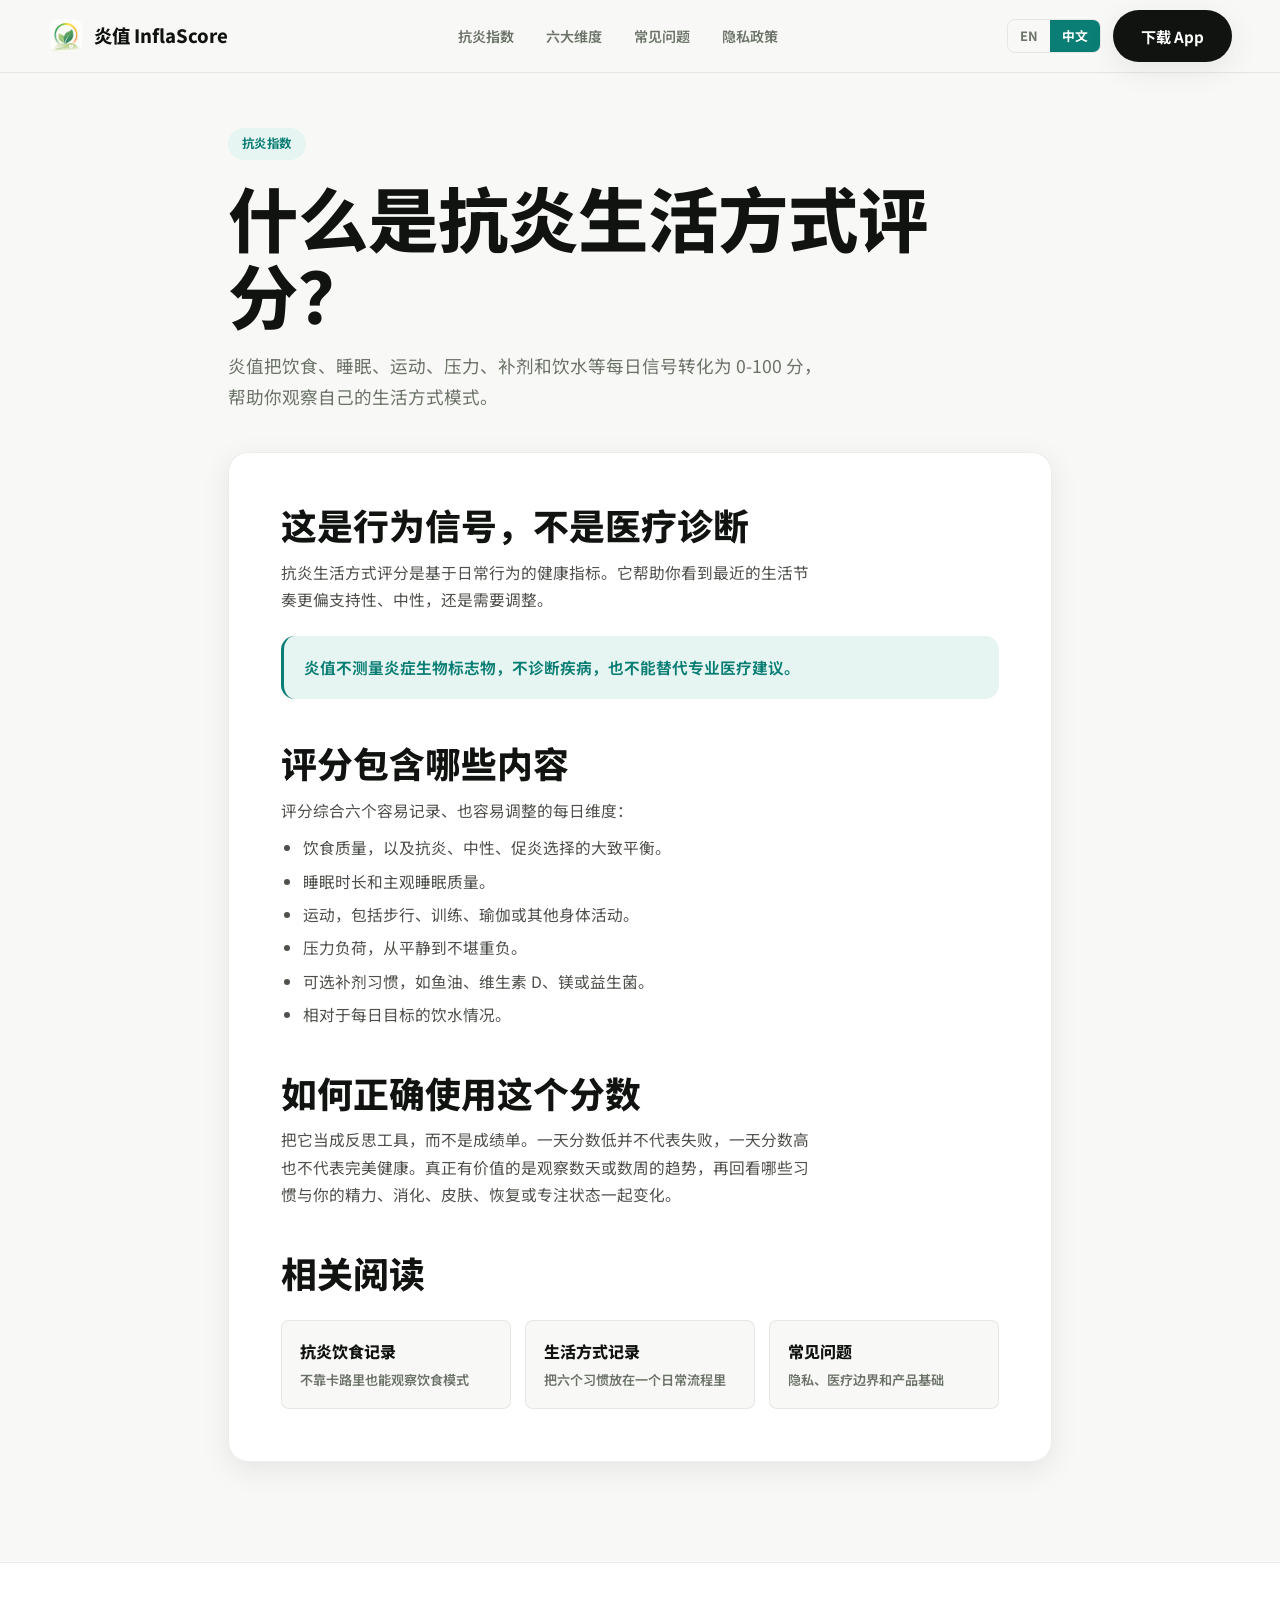
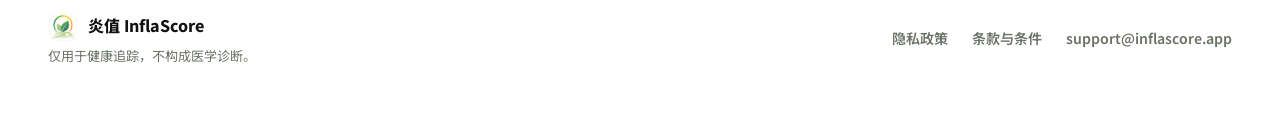
<file: public/anti-inflammatory-score-zh.html>
<!doctype html>
<html lang="zh-CN">
<head>
  <meta charset="utf-8">
  <meta name="viewport" content="width=device-width, initial-scale=1">
  <title>什么是抗炎指数？- 炎值 InflaScore</title>
  <meta name="description" content="了解抗炎生活方式评分的含义、炎值如何使用每日习惯生成 0-100 分，以及为什么它是健康指标而不是医疗诊断。">
  <link rel="canonical" href="https://inflascore.app/anti-inflammatory-score-zh.html">
  <link rel="alternate" hreflang="en" href="https://inflascore.app/anti-inflammatory-score.html">
  <link rel="alternate" hreflang="zh-CN" href="https://inflascore.app/anti-inflammatory-score-zh.html">
  <link rel="alternate" hreflang="x-default" href="https://inflascore.app/anti-inflammatory-score.html">
  <link rel="preconnect" href="https://fonts.googleapis.com">
  <link rel="preconnect" href="https://fonts.gstatic.com" crossorigin>
  <link href="https://fonts.googleapis.com/css2?family=Plus+Jakarta+Sans:wght@400;500;600;700;800;900&family=Noto+Sans+SC:wght@400;500;600;700;800;900&display=swap" rel="stylesheet">
  <link rel="icon" href="favicon.ico" type="image/x-icon">
  <link rel="stylesheet" href="styles.css">
  <style>body { font-family: 'Noto Sans SC', 'Plus Jakarta Sans', ui-sans-serif, system-ui, sans-serif; }</style>
</head>
<body>
<header class="site-header">
  <nav class="nav container" aria-label="主导航">
    <a class="brand" href="index-zh.html" aria-label="炎值首页"><img src="logo-icon.png" alt="炎值" class="brand-icon" width="36" height="36"><span>炎值 InflaScore</span></a>
    <div class="nav-links"><a href="index-zh.html#score">抗炎指数</a><a href="index-zh.html#dimensions">六大维度</a><a href="index-zh.html#faq">常见问题</a><a href="privacy-zh.html">隐私政策</a></div>
    <div class="nav-actions"><div class="lang-switch"><a href="anti-inflammatory-score.html">EN</a><a href="anti-inflammatory-score-zh.html" class="active">中文</a></div><a class="btn btn-primary" href="index-zh.html#download">下载 App</a></div>
  </nav>
</header>
<main>
  <section class="topic-header">
    <div class="topic-hero">
      <span class="badge badge-primary">抗炎指数</span>
      <h1>什么是抗炎生活方式评分？</h1>
      <p>炎值把饮食、睡眠、运动、压力、补剂和饮水等每日信号转化为 0-100 分，帮助你观察自己的生活方式模式。</p>
    </div>
  </section>
  <section class="topic-body">
    <article class="topic-panel">
      <h2>这是行为信号，不是医疗诊断</h2>
      <p>抗炎生活方式评分是基于日常行为的健康指标。它帮助你看到最近的生活节奏更偏支持性、中性，还是需要调整。</p>
      <div class="topic-callout"><p>炎值不测量炎症生物标志物，不诊断疾病，也不能替代专业医疗建议。</p></div>
      <h2>评分包含哪些内容</h2>
      <p>评分综合六个容易记录、也容易调整的每日维度：</p>
      <ul>
        <li>饮食质量，以及抗炎、中性、促炎选择的大致平衡。</li>
        <li>睡眠时长和主观睡眠质量。</li>
        <li>运动，包括步行、训练、瑜伽或其他身体活动。</li>
        <li>压力负荷，从平静到不堪重负。</li>
        <li>可选补剂习惯，如鱼油、维生素 D、镁或益生菌。</li>
        <li>相对于每日目标的饮水情况。</li>
      </ul>
      <h2>如何正确使用这个分数</h2>
      <p>把它当成反思工具，而不是成绩单。一天分数低并不代表失败，一天分数高也不代表完美健康。真正有价值的是观察数天或数周的趋势，再回看哪些习惯与你的精力、消化、皮肤、恢复或专注状态一起变化。</p>
      <h2>相关阅读</h2>
      <div class="topic-links">
        <a class="topic-link" href="anti-inflammatory-diet-tracker-zh.html">抗炎饮食记录<span>不靠卡路里也能观察饮食模式</span></a>
        <a class="topic-link" href="inflammation-lifestyle-tracker-zh.html">生活方式记录<span>把六个习惯放在一个日常流程里</span></a>
        <a class="topic-link" href="index-zh.html#faq">常见问题<span>隐私、医疗边界和产品基础</span></a>
      </div>
    </article>
  </section>
</main>
<footer class="site-footer">
  <div class="footer-inner container">
    <div><div class="footer-brand"><img src="logo-icon.png" alt="炎值" class="brand-icon" width="30" height="30"><span>炎值 InflaScore</span></div><div class="footer-disclaimer">仅用于健康追踪，不构成医学诊断。</div></div>
    <div class="footer-links"><a href="privacy-zh.html">隐私政策</a><a href="terms-zh.html">条款与条件</a><a href="mailto:support@inflascore.app">support@inflascore.app</a></div>
  </div>
</footer>
</body>
</html>
</file>
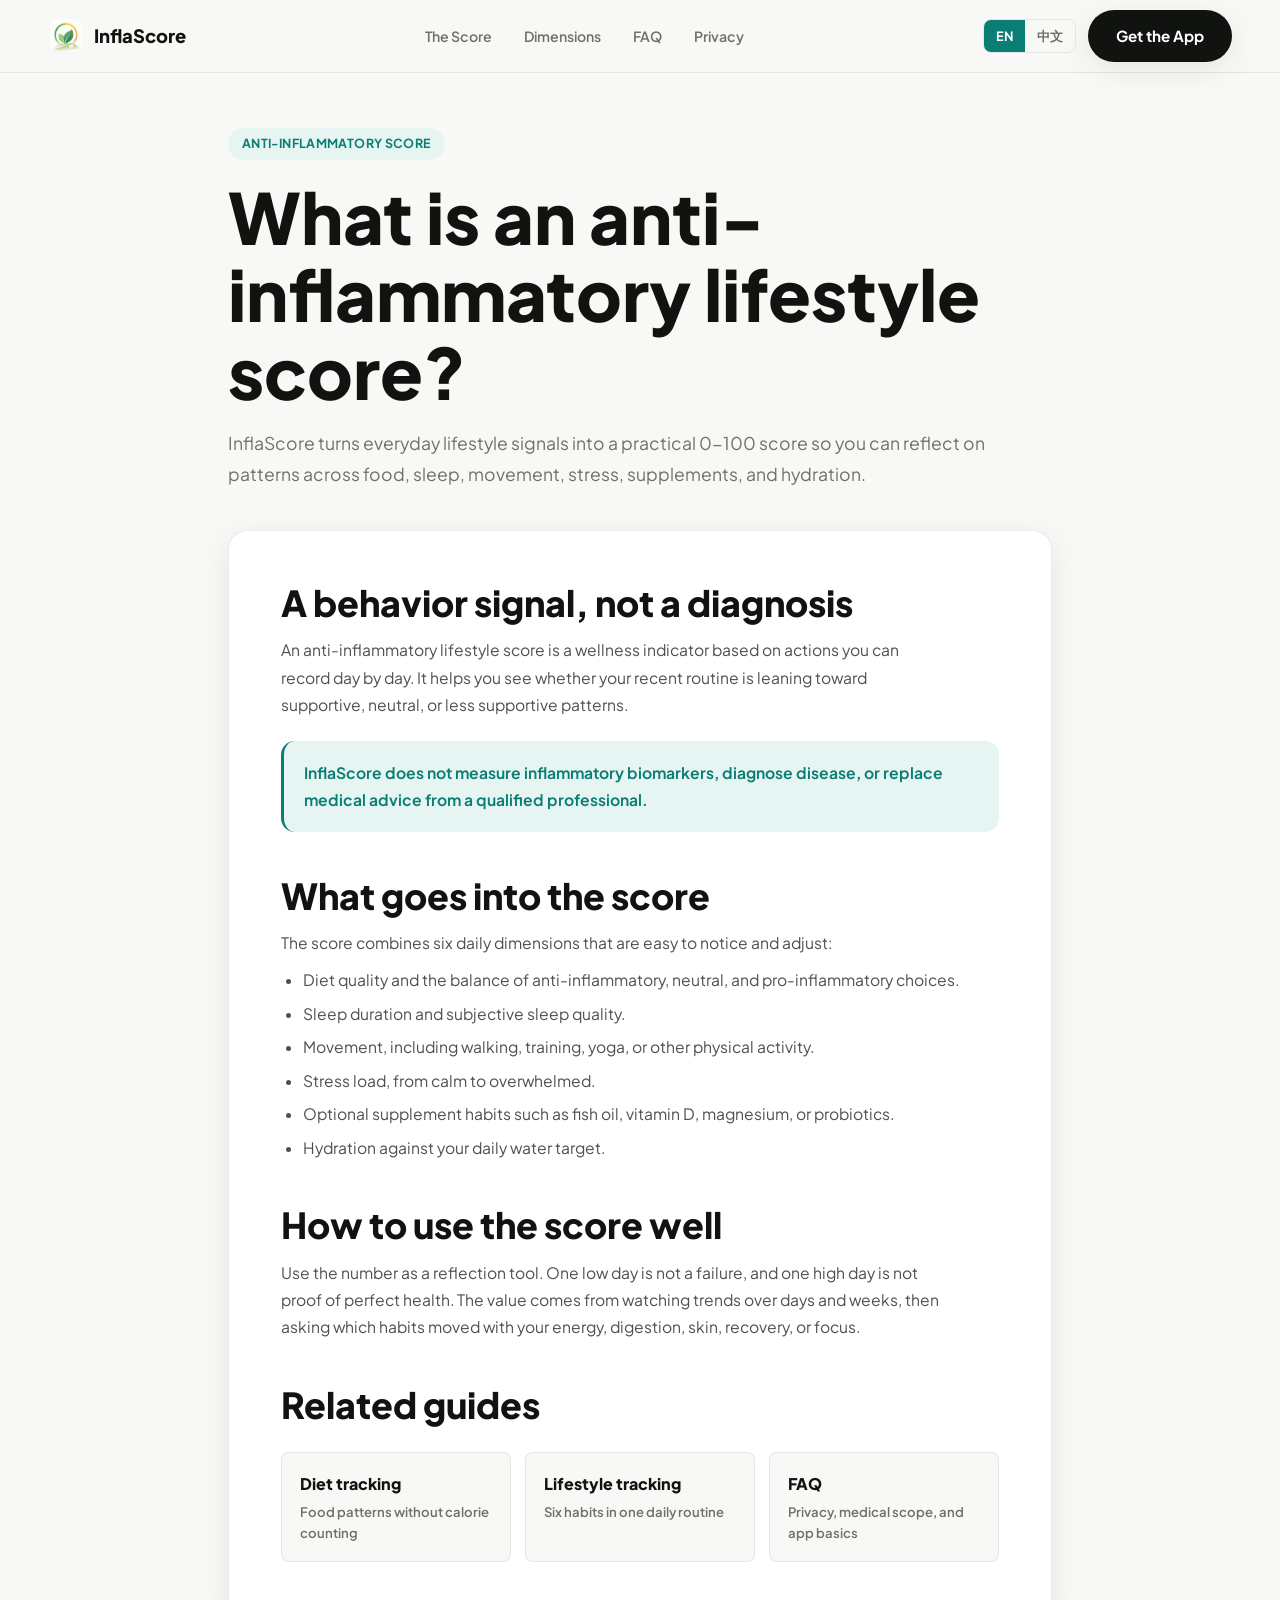
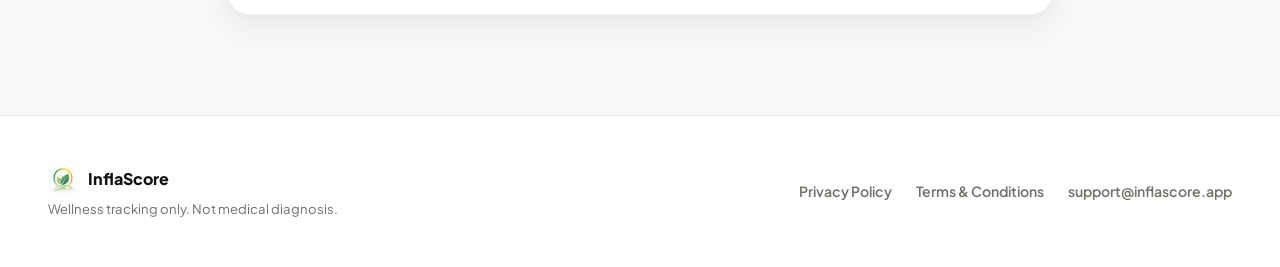
<file: public/anti-inflammatory-score.html>
<!doctype html>
<html lang="en">
<head>
  <meta charset="utf-8">
  <meta name="viewport" content="width=device-width, initial-scale=1">
  <title>What Is an Anti-inflammatory Score? - InflaScore</title>
  <meta name="description" content="Learn what an anti-inflammatory lifestyle score means, how InflaScore uses daily habits, and why it is a wellness indicator rather than a medical diagnosis.">
  <link rel="canonical" href="https://inflascore.app/anti-inflammatory-score.html">
  <link rel="alternate" hreflang="en" href="https://inflascore.app/anti-inflammatory-score.html">
  <link rel="alternate" hreflang="zh-CN" href="https://inflascore.app/anti-inflammatory-score-zh.html">
  <link rel="alternate" hreflang="x-default" href="https://inflascore.app/anti-inflammatory-score.html">
  <link rel="preconnect" href="https://fonts.googleapis.com">
  <link rel="preconnect" href="https://fonts.gstatic.com" crossorigin>
  <link href="https://fonts.googleapis.com/css2?family=Plus+Jakarta+Sans:wght@400;500;600;700;800;900&display=swap" rel="stylesheet">
  <link rel="icon" href="favicon.ico" type="image/x-icon">
  <link rel="stylesheet" href="styles.css">
</head>
<body>
<header class="site-header">
  <nav class="nav container" aria-label="Main navigation">
    <a class="brand" href="index.html" aria-label="InflaScore home"><img src="logo-icon.png" alt="InflaScore" class="brand-icon" width="36" height="36"><span>InflaScore</span></a>
    <div class="nav-links">
      <a href="index.html#score">The Score</a>
      <a href="index.html#dimensions">Dimensions</a>
      <a href="index.html#faq">FAQ</a>
      <a href="privacy.html">Privacy</a>
    </div>
    <div class="nav-actions">
      <div class="lang-switch"><a href="anti-inflammatory-score.html" class="active">EN</a><a href="anti-inflammatory-score-zh.html">中文</a></div>
      <a class="btn btn-primary" href="index.html#download">Get the App</a>
    </div>
  </nav>
</header>
<main>
  <section class="topic-header">
    <div class="topic-hero">
      <span class="badge badge-primary">Anti-inflammatory score</span>
      <h1>What is an anti-inflammatory lifestyle score?</h1>
      <p>InflaScore turns everyday lifestyle signals into a practical 0-100 score so you can reflect on patterns across food, sleep, movement, stress, supplements, and hydration.</p>
    </div>
  </section>
  <section class="topic-body">
    <article class="topic-panel">
      <h2>A behavior signal, not a diagnosis</h2>
      <p>An anti-inflammatory lifestyle score is a wellness indicator based on actions you can record day by day. It helps you see whether your recent routine is leaning toward supportive, neutral, or less supportive patterns.</p>
      <div class="topic-callout"><p>InflaScore does not measure inflammatory biomarkers, diagnose disease, or replace medical advice from a qualified professional.</p></div>
      <h2>What goes into the score</h2>
      <p>The score combines six daily dimensions that are easy to notice and adjust:</p>
      <ul>
        <li>Diet quality and the balance of anti-inflammatory, neutral, and pro-inflammatory choices.</li>
        <li>Sleep duration and subjective sleep quality.</li>
        <li>Movement, including walking, training, yoga, or other physical activity.</li>
        <li>Stress load, from calm to overwhelmed.</li>
        <li>Optional supplement habits such as fish oil, vitamin D, magnesium, or probiotics.</li>
        <li>Hydration against your daily water target.</li>
      </ul>
      <h2>How to use the score well</h2>
      <p>Use the number as a reflection tool. One low day is not a failure, and one high day is not proof of perfect health. The value comes from watching trends over days and weeks, then asking which habits moved with your energy, digestion, skin, recovery, or focus.</p>
      <h2>Related guides</h2>
      <div class="topic-links">
        <a class="topic-link" href="anti-inflammatory-diet-tracker.html">Diet tracking<span>Food patterns without calorie counting</span></a>
        <a class="topic-link" href="inflammation-lifestyle-tracker.html">Lifestyle tracking<span>Six habits in one daily routine</span></a>
        <a class="topic-link" href="index.html#faq">FAQ<span>Privacy, medical scope, and app basics</span></a>
      </div>
    </article>
  </section>
</main>
<footer class="site-footer">
  <div class="footer-inner container">
    <div><div class="footer-brand"><img src="logo-icon.png" alt="InflaScore" class="brand-icon" width="30" height="30"><span>InflaScore</span></div><div class="footer-disclaimer">Wellness tracking only. Not medical diagnosis.</div></div>
    <div class="footer-links"><a href="privacy.html">Privacy Policy</a><a href="terms.html">Terms & Conditions</a><a href="mailto:support@inflascore.app">support@inflascore.app</a></div>
  </div>
</footer>
</body>
</html>
</file>
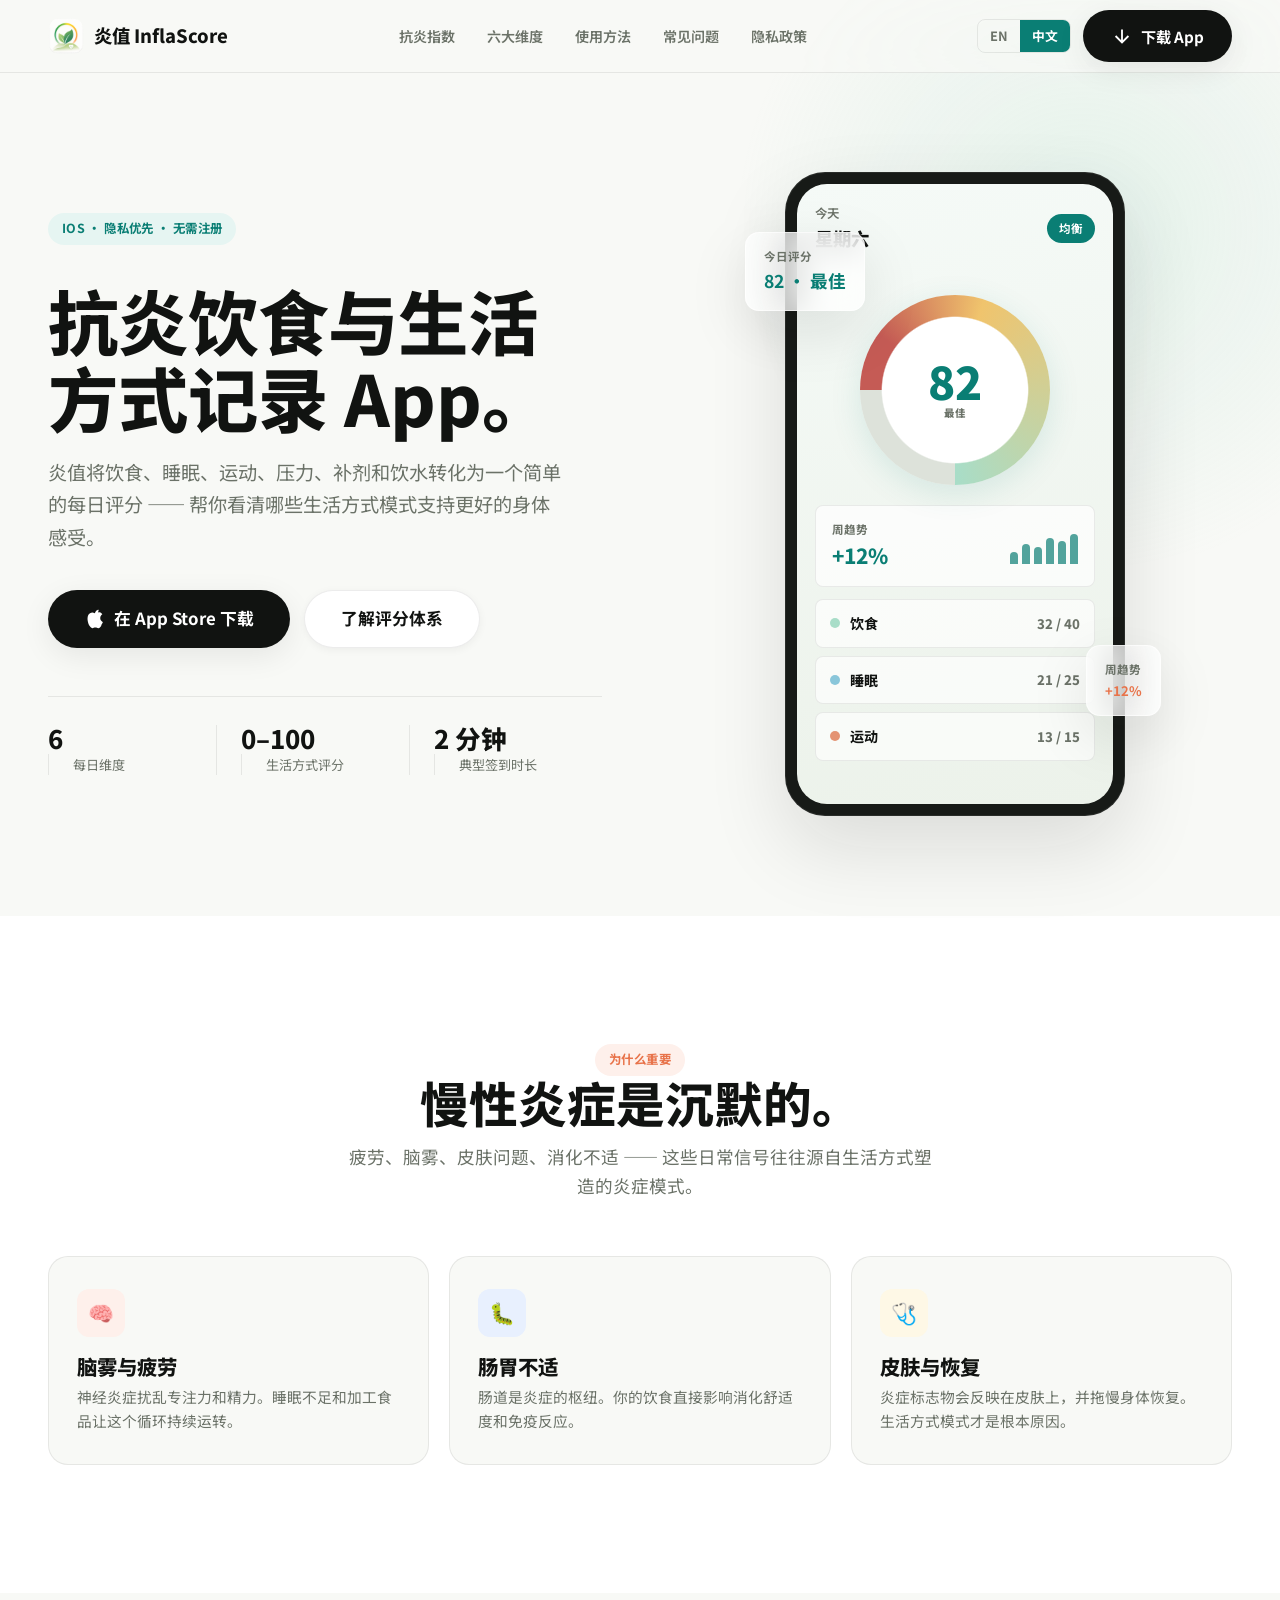
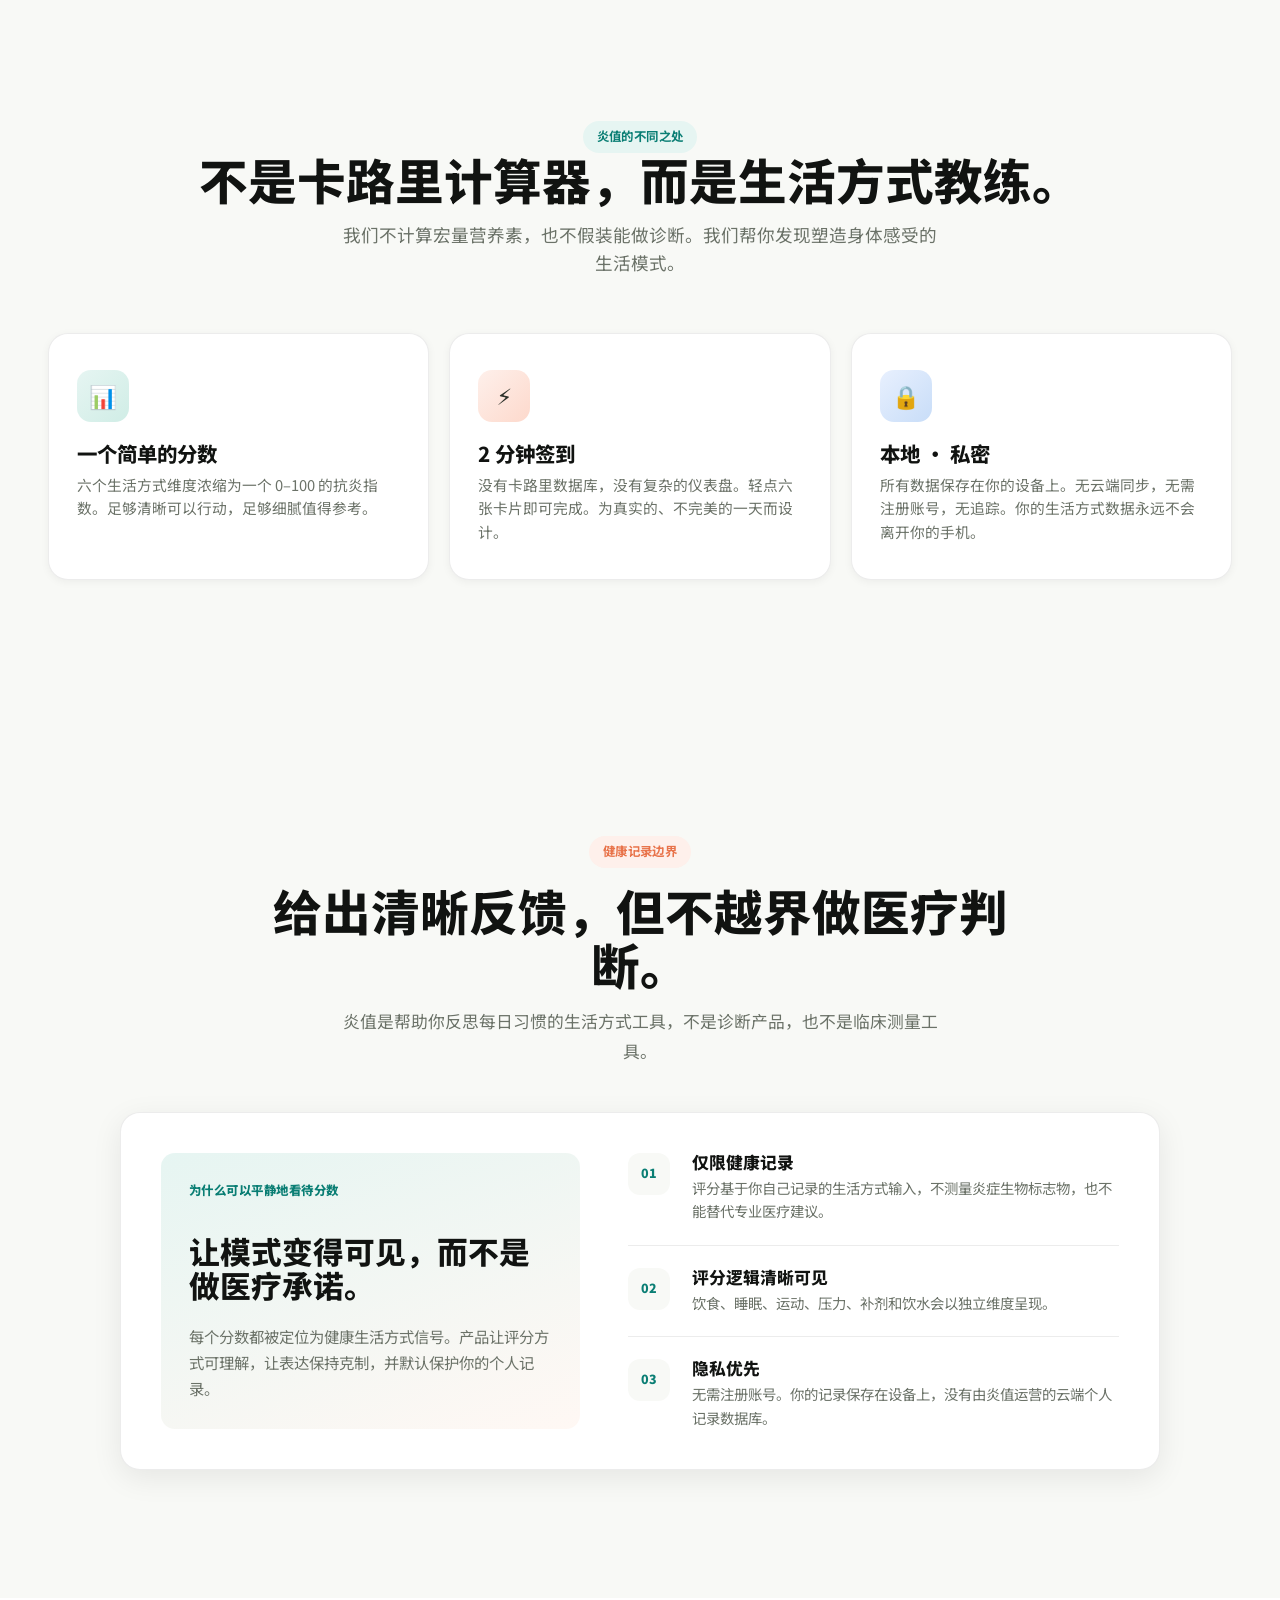
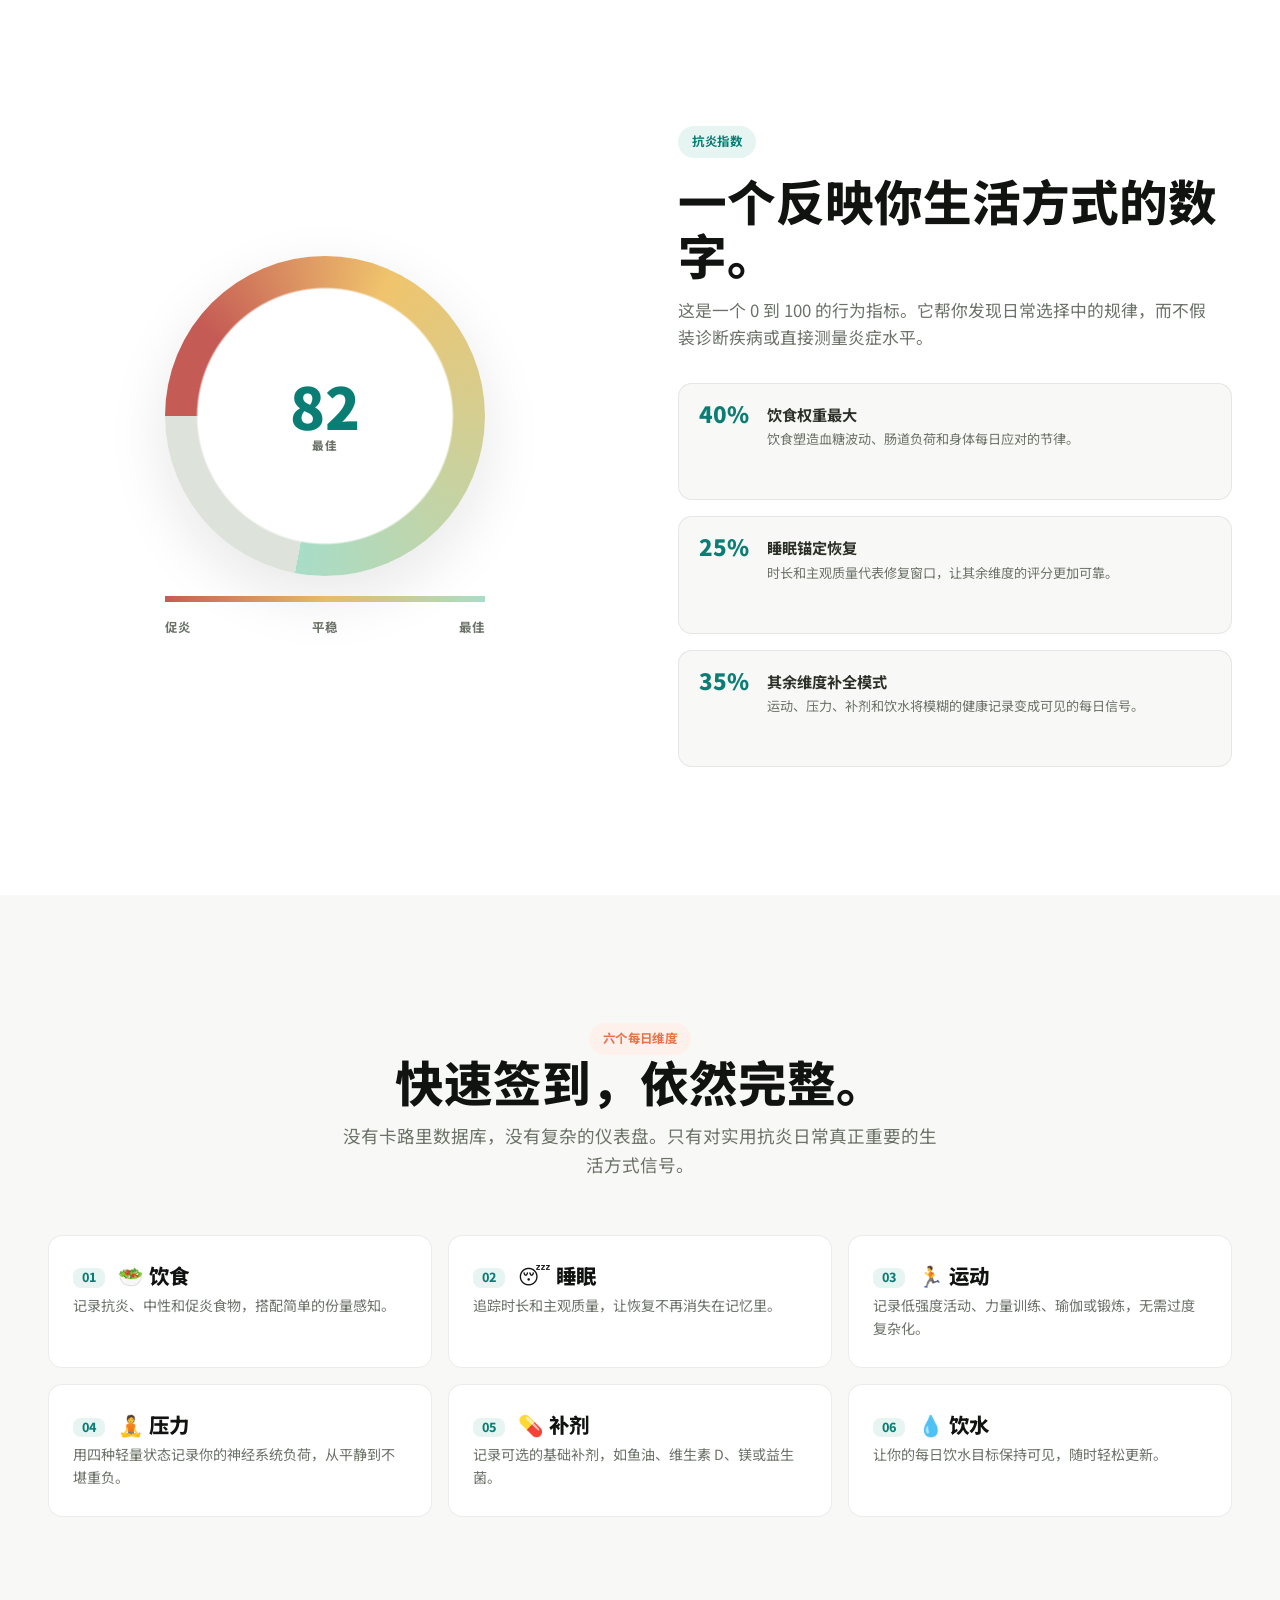
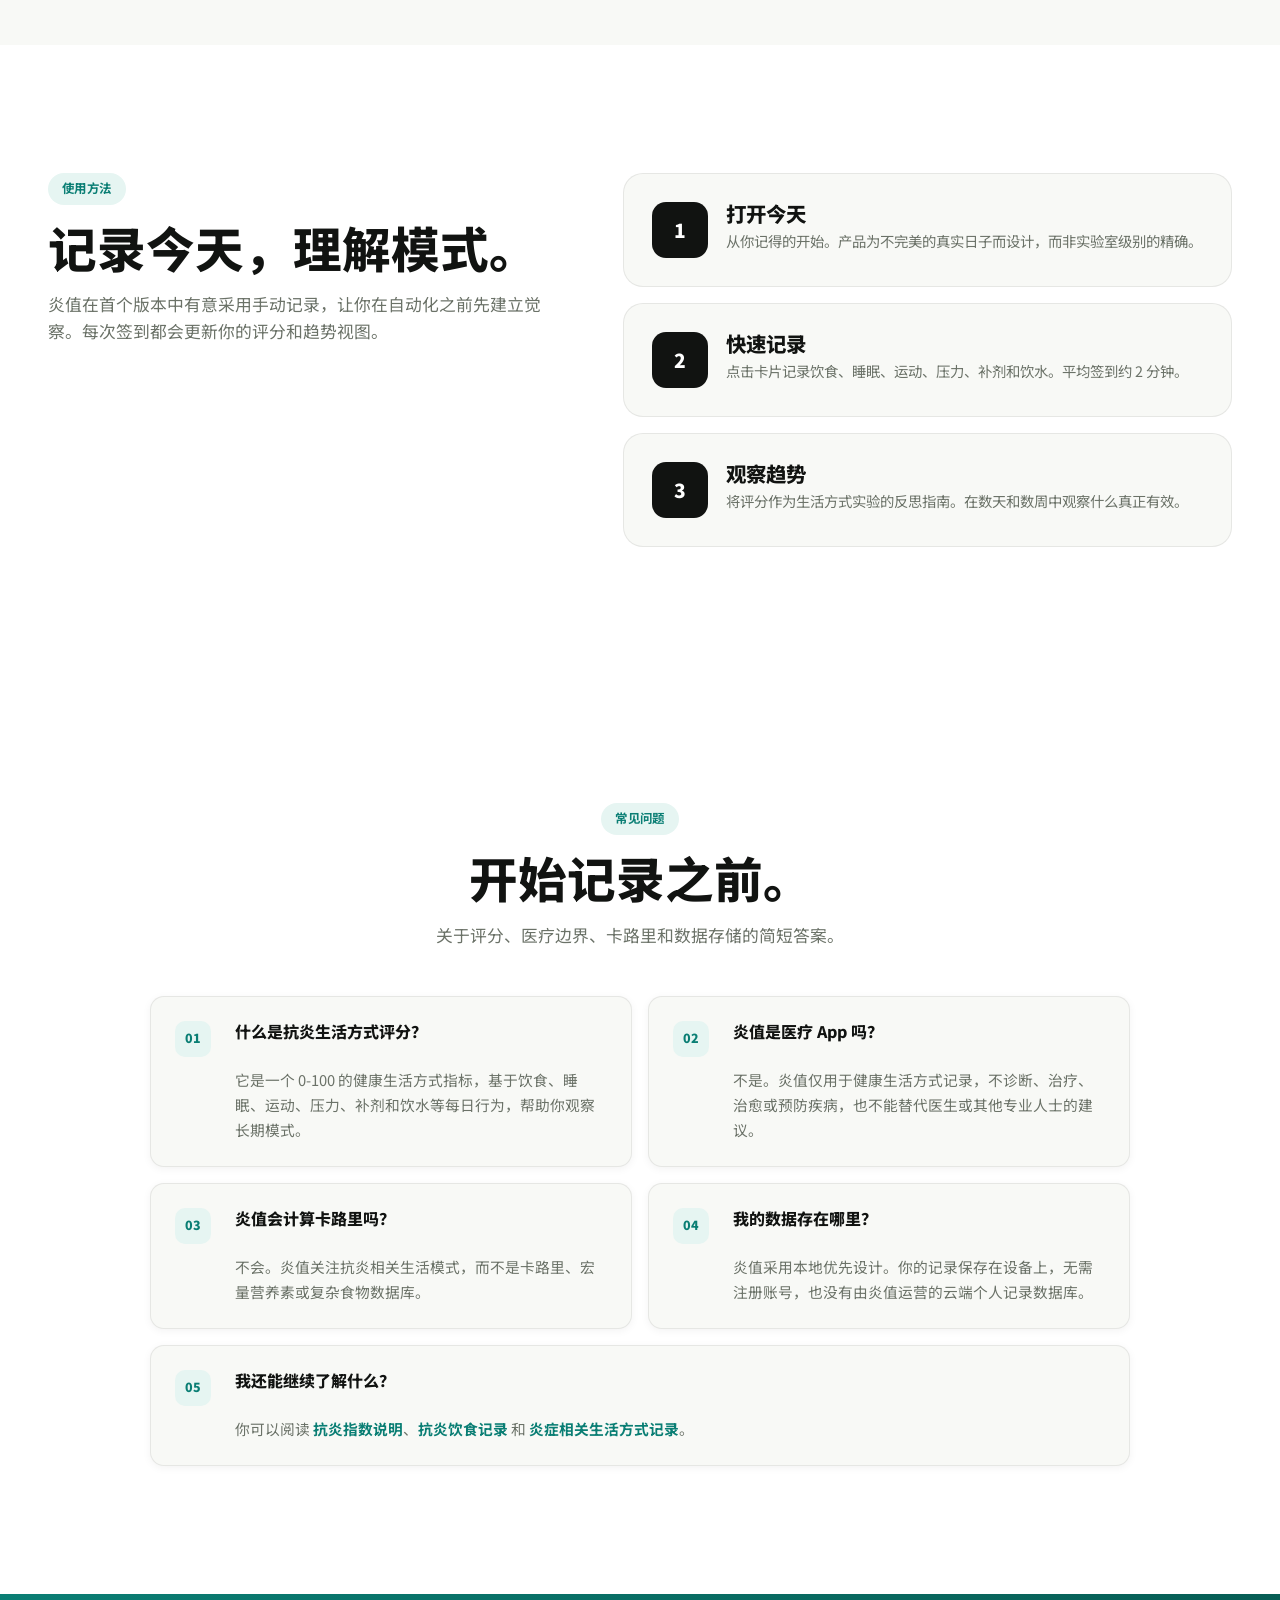
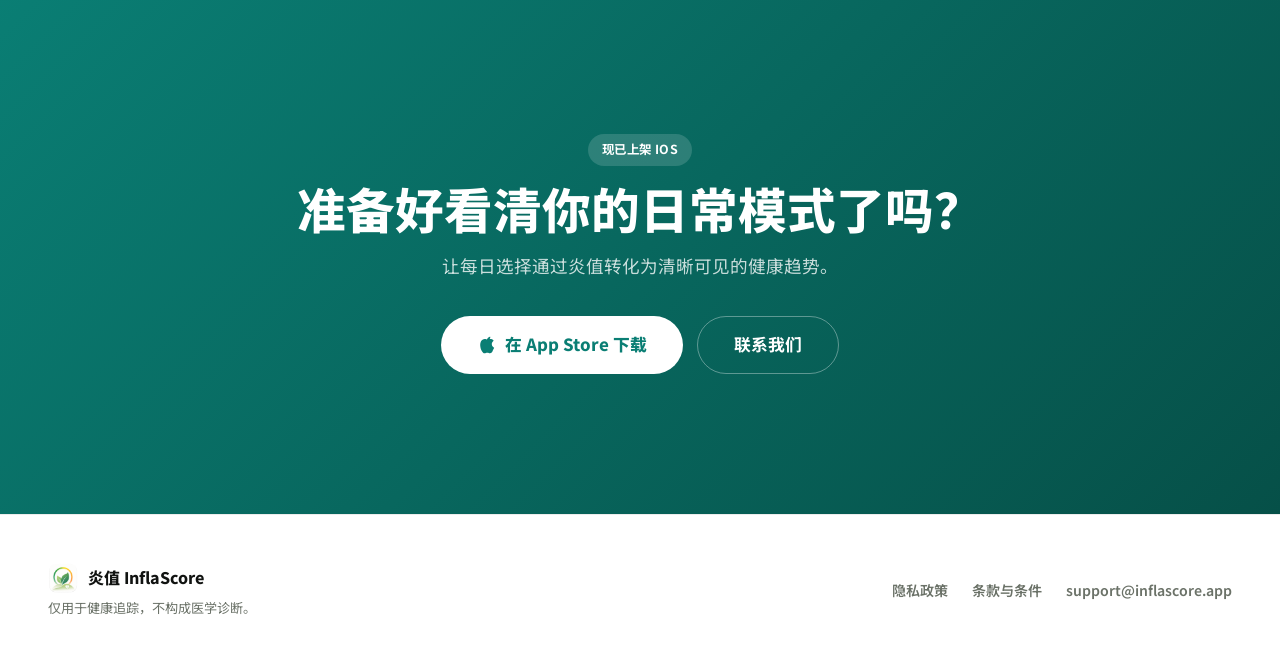
<file: public/index-zh.html>
<!doctype html>
<html lang="zh-CN">
<head>
  <meta charset="utf-8">
  <meta name="viewport" content="width=device-width, initial-scale=1">
  <title>抗炎饮食与生活方式记录 App - 炎值 InflaScore</title>
  <meta name="description" content="炎值是一款 iPhone 抗炎饮食与生活方式记录 App，用 0-100 分记录饮食、睡眠、运动、压力、补剂和饮水等每日习惯。">
  <meta property="og:title" content="炎值 - 抗炎饮食与生活方式记录 App">
  <meta property="og:description" content="用每日抗炎生活方式评分记录饮食、睡眠、运动、压力、补剂和饮水。">
  <meta property="og:type" content="website">
  <meta property="og:url" content="https://inflascore.app/index-zh.html">
  <meta name="twitter:card" content="summary_large_image">
  <meta name="twitter:title" content="炎值 - 抗炎饮食与生活方式记录 App">
  <meta name="twitter:description" content="用每日抗炎生活方式评分记录饮食、睡眠、运动、压力、补剂和饮水。">
  <link rel="canonical" href="https://inflascore.app/index-zh.html">
  <link rel="alternate" hreflang="en" href="https://inflascore.app/">
  <link rel="alternate" hreflang="zh-CN" href="https://inflascore.app/index-zh.html">
  <link rel="alternate" hreflang="x-default" href="https://inflascore.app/">
  <link rel="preconnect" href="https://fonts.googleapis.com">
  <link rel="preconnect" href="https://fonts.gstatic.com" crossorigin>
  <link href="https://fonts.googleapis.com/css2?family=Plus+Jakarta+Sans:wght@400;500;600;700;800;900&family=Noto+Sans+SC:wght@400;500;600;700;800;900&display=swap" rel="stylesheet">
  <link rel="icon" href="favicon.ico" type="image/x-icon">
  <link rel="stylesheet" href="styles.css">
  <style>
    body { font-family: 'Noto Sans SC', 'Plus Jakarta Sans', ui-sans-serif, system-ui, sans-serif; }
  </style>
  <script type="application/ld+json">
  {
    "@context": "https://schema.org",
    "@type": "SoftwareApplication",
    "name": "炎值",
    "alternateName": "InflaScore",
    "applicationCategory": "HealthApplication",
    "operatingSystem": "iOS",
    "offers": {
      "@type": "Offer",
      "price": "0",
      "priceCurrency": "USD"
    },
    "description": "炎值是一款 iPhone 抗炎饮食与生活方式记录 App，用 0-100 分记录饮食、睡眠、运动、压力、补剂和饮水等每日习惯。",
    "url": "https://inflascore.app/index-zh.html",
    "inLanguage": "zh-CN",
    "availableLanguage": ["zh-CN", "en"]
  }
  </script>
  <script type="application/ld+json">
  {
    "@context": "https://schema.org",
    "@type": "FAQPage",
    "mainEntity": [
      {
        "@type": "Question",
        "name": "什么是抗炎生活方式评分？",
        "acceptedAnswer": {
          "@type": "Answer",
          "text": "炎值的 0-100 分是基于饮食、睡眠、运动、压力、补剂和饮水等每日输入的行为健康指标。它不诊断疾病，也不直接测量炎症水平。"
        }
      },
      {
        "@type": "Question",
        "name": "炎值是医疗 App 吗？",
        "acceptedAnswer": {
          "@type": "Answer",
          "text": "不是。炎值是健康生活方式记录工具，不是医疗器械，不用于诊断、治疗、治愈或预防任何疾病。"
        }
      },
      {
        "@type": "Question",
        "name": "炎值会计算卡路里吗？",
        "acceptedAnswer": {
          "@type": "Answer",
          "text": "不会。炎值关注生活方式模式，而不是卡路里、宏量营养素或复杂食物数据库。"
        }
      },
      {
        "@type": "Question",
        "name": "我的数据存在哪里？",
        "acceptedAnswer": {
          "@type": "Answer",
          "text": "炎值采用本地优先设计。你的生活方式记录保存在设备上，无需账号，也没有由炎值运营的云端个人记录数据库。"
        }
      }
    ]
  }
  </script>
</head>
<body>

<!-- ===== NAV ===== -->
<header class="site-header">
  <nav class="nav container" aria-label="主导航">
    <a class="brand" href="index-zh.html" aria-label="炎值首页">
      <img src="logo-icon.png" alt="炎值" class="brand-icon" width="36" height="36">
      <span>炎值 InflaScore</span>
    </a>
    <div class="nav-links">
      <a href="#score">抗炎指数</a>
      <a href="#dimensions">六大维度</a>
      <a href="#how">使用方法</a>
      <a href="#faq">常见问题</a>
      <a href="privacy-zh.html">隐私政策</a>
    </div>
    <div class="nav-actions">
      <div class="lang-switch">
        <a href="index.html">EN</a>
        <a href="index-zh.html" class="active">中文</a>
      </div>
      <a class="btn btn-primary" href="#download">
        <svg class="btn-icon" viewBox="0 0 24 24" fill="none" stroke="currentColor" stroke-width="2"><path d="M12 5v14M5 12l7 7 7-7"/></svg>
        下载 App
      </a>
    </div>
  </nav>
</header>

<main>

<!-- ===== HERO ===== -->
<section class="hero container">
  <div class="hero-content">
    <span class="badge badge-primary">iOS &middot; 隐私优先 &middot; 无需注册</span>
    <h1>抗炎饮食与生活方式记录 App。</h1>
    <p class="hero-sub">炎值将饮食、睡眠、运动、压力、补剂和饮水转化为一个简单的每日评分 —— 帮你看清哪些生活方式模式支持更好的身体感受。</p>
    <div class="hero-actions" id="download">
      <a class="btn btn-primary btn-lg" href="https://apps.apple.com/us/app/inflascore/id6766045256">
        <svg class="btn-icon" viewBox="0 0 24 24" fill="currentColor"><path d="M18.71 19.5C17.88 20.74 17 21.95 15.66 21.97C14.32 22 13.89 21.18 12.37 21.18C10.84 21.18 10.37 21.95 9.1 22C7.79 22.05 6.8 20.68 5.96 19.47C4.25 16.56 2.93 11.3 4.7 7.72C5.57 5.94 7.36 4.83 9.28 4.8C10.56 4.78 11.76 5.68 12.54 5.68C13.31 5.68 14.78 4.58 16.35 4.75C17.02 4.78 18.85 5.02 20.03 6.76C19.93 6.83 17.67 8.15 17.69 10.87C17.72 14.14 20.56 15.18 20.59 15.19C20.56 15.27 20.12 16.72 19.06 18.2L18.71 19.5ZM13 3.5C13.73 2.67 14.94 2.04 15.94 2C16.07 3.17 15.6 4.35 14.9 5.19C14.21 6.04 13.07 6.7 11.95 6.61C11.8 5.46 12.36 4.26 13 3.5Z"/></svg>
        在 App Store 下载
      </a>
      <a class="btn btn-ghost btn-lg" href="#score">了解评分体系</a>
    </div>
    <div class="hero-metrics">
      <div>
        <div class="metric-value">6</div>
        <div class="metric-label">每日维度</div>
      </div>
      <div>
        <div class="metric-value">0&ndash;100</div>
        <div class="metric-label">生活方式评分</div>
      </div>
      <div>
        <div class="metric-value">2 分钟</div>
        <div class="metric-label">典型签到时长</div>
      </div>
    </div>
  </div>

  <div class="hero-visual">
    <div class="phone-wrap">
      <div class="phone-float phone-float-1">
        <div style="color:var(--muted);font-size:.72rem;margin-bottom:2px;">今日评分</div>
        <div class="val">82 &middot; 最佳</div>
      </div>
      <div class="phone-float phone-float-2">
        <div style="color:var(--muted);font-size:.72rem;margin-bottom:2px;">周趋势</div>
        <div class="val">+12%</div>
      </div>

      <div class="phone-device">
        <div class="phone-screen">
          <div class="app-status">
            <div>
              <div class="greeting">今天</div>
              <div class="day">星期六</div>
            </div>
            <span class="status-chip">均衡</span>
          </div>
          <div class="app-score">
            <div class="ring">
              <div class="ring-inner">
                <div class="score-num">82</div>
                <div class="score-label">最佳</div>
              </div>
            </div>
          </div>
          <div class="app-trend">
            <div>
              <div class="label">周趋势</div>
              <div class="value">+12%</div>
            </div>
            <div class="mini-bars">
              <span style="height:34%"></span>
              <span style="height:56%"></span>
              <span style="height:48%"></span>
              <span style="height:72%"></span>
              <span style="height:64%"></span>
              <span style="height:84%"></span>
            </div>
          </div>
          <div class="app-habits">
            <div class="row"><span class="dot" style="background:var(--mint)"></span><span class="name">饮食</span><span class="pts">32 / 40</span></div>
            <div class="row"><span class="dot" style="background:var(--blue)"></span><span class="name">睡眠</span><span class="pts">21 / 25</span></div>
            <div class="row"><span class="dot" style="background:var(--coral)"></span><span class="name">运动</span><span class="pts">13 / 15</span></div>
          </div>
        </div>
      </div>
    </div>
  </div>
</section>

<!-- ===== PROBLEM ===== -->
<section class="problem section">
  <div class="container">
    <div class="problem-header reveal">
      <span class="badge badge-accent">为什么重要</span>
      <h2>慢性炎症是沉默的。</h2>
      <p>疲劳、脑雾、皮肤问题、消化不适 —— 这些日常信号往往源自生活方式塑造的炎症模式。</p>
    </div>
    <div class="problem-grid">
      <div class="problem-card reveal">
        <div class="icon">&#x1F9E0;</div>
        <h3>脑雾与疲劳</h3>
        <p>神经炎症扰乱专注力和精力。睡眠不足和加工食品让这个循环持续运转。</p>
      </div>
      <div class="problem-card reveal">
        <div class="icon">&#x1F41B;</div>
        <h3>肠胃不适</h3>
        <p>肠道是炎症的枢纽。你的饮食直接影响消化舒适度和免疫反应。</p>
      </div>
      <div class="problem-card reveal">
        <div class="icon">&#x1FA7A;</div>
        <h3>皮肤与恢复</h3>
        <p>炎症标志物会反映在皮肤上，并拖慢身体恢复。生活方式模式才是根本原因。</p>
      </div>
    </div>
  </div>
</section>

<!-- ===== FEATURES ===== -->
<section class="features section">
  <div class="container">
    <div class="features-header reveal">
      <span class="badge badge-primary">炎值的不同之处</span>
      <h2>不是卡路里计算器，而是生活方式教练。</h2>
      <p>我们不计算宏量营养素，也不假装能做诊断。我们帮你发现塑造身体感受的生活模式。</p>
    </div>
    <div class="features-grid">
      <div class="feature-card reveal">
        <div class="feature-icon">&#x1F4CA;</div>
        <h3>一个简单的分数</h3>
        <p>六个生活方式维度浓缩为一个 0&ndash;100 的抗炎指数。足够清晰可以行动，足够细腻值得参考。</p>
      </div>
      <div class="feature-card reveal">
        <div class="feature-icon">&#x26A1;</div>
        <h3>2 分钟签到</h3>
        <p>没有卡路里数据库，没有复杂的仪表盘。轻点六张卡片即可完成。为真实的、不完美的一天而设计。</p>
      </div>
      <div class="feature-card reveal">
        <div class="feature-icon">&#x1F512;</div>
        <h3>本地 &middot; 私密</h3>
        <p>所有数据保存在你的设备上。无云端同步，无需注册账号，无追踪。你的生活方式数据永远不会离开你的手机。</p>
      </div>
    </div>
  </div>
</section>

<!-- ===== TRUST ===== -->
<section class="trust section" id="trust">
  <div class="container">
    <div class="trust-header reveal">
      <span class="badge badge-accent">健康记录边界</span>
      <h2>给出清晰反馈，但不越界做医疗判断。</h2>
      <p>炎值是帮助你反思每日习惯的生活方式工具，不是诊断产品，也不是临床测量工具。</p>
    </div>
    <div class="trust-panel reveal">
      <div class="trust-summary">
        <span class="trust-kicker">为什么可以平静地看待分数</span>
        <h3>让模式变得可见，而不是做医疗承诺。</h3>
        <p>每个分数都被定位为健康生活方式信号。产品让评分方式可理解，让表达保持克制，并默认保护你的个人记录。</p>
      </div>
      <div class="trust-list">
        <div class="trust-item">
          <span class="trust-mark">01</span>
          <div>
            <h3>仅限健康记录</h3>
            <p>评分基于你自己记录的生活方式输入，不测量炎症生物标志物，也不能替代专业医疗建议。</p>
          </div>
        </div>
        <div class="trust-item">
          <span class="trust-mark">02</span>
          <div>
            <h3>评分逻辑清晰可见</h3>
            <p>饮食、睡眠、运动、压力、补剂和饮水会以独立维度呈现。</p>
          </div>
        </div>
        <div class="trust-item">
          <span class="trust-mark">03</span>
          <div>
            <h3>隐私优先</h3>
            <p>无需注册账号。你的记录保存在设备上，没有由炎值运营的云端个人记录数据库。</p>
          </div>
        </div>
      </div>
    </div>
  </div>
</section>

<!-- ===== SCORE ===== -->
<section class="score-section section" id="score">
  <div class="container">
    <div class="score-split">
      <div class="score-visual reveal">
        <div class="score-ring-wrap">
          <div class="score-ring-lg">
            <div class="ring-inner">
              <div class="score-num">82</div>
              <div class="score-label">最佳</div>
            </div>
          </div>
        </div>
        <div class="score-scale" style="max-width:320px;width:100%;">
          <span>促炎</span>
          <span>平稳</span>
          <span>最佳</span>
        </div>
      </div>
      <div class="score-copy reveal">
        <span class="badge badge-primary">抗炎指数</span>
        <h2>一个反映你生活方式的数字。</h2>
        <p>这是一个 0 到 100 的行为指标。它帮你发现日常选择中的规律，而不假装诊断疾病或直接测量炎症水平。</p>
        <div class="weight-list">
          <div class="weight-item">
            <div class="pct">40%</div>
            <div>
              <h4>饮食权重最大</h4>
              <p>饮食塑造血糖波动、肠道负荷和身体每日应对的节律。</p>
            </div>
          </div>
          <div class="weight-item">
            <div class="pct">25%</div>
            <div>
              <h4>睡眠锚定恢复</h4>
              <p>时长和主观质量代表修复窗口，让其余维度的评分更加可靠。</p>
            </div>
          </div>
          <div class="weight-item">
            <div class="pct">35%</div>
            <div>
              <h4>其余维度补全模式</h4>
              <p>运动、压力、补剂和饮水将模糊的健康记录变成可见的每日信号。</p>
            </div>
          </div>
        </div>
      </div>
    </div>
  </div>
</section>

<!-- ===== DIMENSIONS ===== -->
<section class="dimensions section" id="dimensions">
  <div class="container">
    <div class="dims-header reveal">
      <span class="badge badge-accent">六个每日维度</span>
      <h2>快速签到，依然完整。</h2>
      <p>没有卡路里数据库，没有复杂的仪表盘。只有对实用抗炎日常真正重要的生活方式信号。</p>
    </div>
    <div class="dims-grid">
      <div class="dim-card reveal">
        <h3><span class="dim-num">01</span> 🥗 饮食</h3>
        <p>记录抗炎、中性和促炎食物，搭配简单的份量感知。</p>
      </div>
      <div class="dim-card reveal">
        <h3><span class="dim-num">02</span> 😴 睡眠</h3>
        <p>追踪时长和主观质量，让恢复不再消失在记忆里。</p>
      </div>
      <div class="dim-card reveal">
        <h3><span class="dim-num">03</span> 🏃 运动</h3>
        <p>记录低强度活动、力量训练、瑜伽或锻炼，无需过度复杂化。</p>
      </div>
      <div class="dim-card reveal">
        <h3><span class="dim-num">04</span> 🧘 压力</h3>
        <p>用四种轻量状态记录你的神经系统负荷，从平静到不堪重负。</p>
      </div>
      <div class="dim-card reveal">
        <h3><span class="dim-num">05</span> 💊 补剂</h3>
        <p>记录可选的基础补剂，如鱼油、维生素 D、镁或益生菌。</p>
      </div>
      <div class="dim-card reveal">
        <h3><span class="dim-num">06</span> 💧 饮水</h3>
        <p>让你的每日饮水目标保持可见，随时轻松更新。</p>
      </div>
    </div>
  </div>
</section>

<!-- ===== HOW IT WORKS ===== -->
<section class="how section" id="how">
  <div class="container">
    <div class="how-split">
      <div class="how-copy reveal">
        <span class="badge badge-primary">使用方法</span>
        <h2>记录今天，理解模式。</h2>
        <p>炎值在首个版本中有意采用手动记录，让你在自动化之前先建立觉察。每次签到都会更新你的评分和趋势视图。</p>
      </div>
      <div class="steps">
        <div class="step-card reveal">
          <div class="step-num">1</div>
          <div>
            <h3>打开今天</h3>
            <p>从你记得的开始。产品为不完美的真实日子而设计，而非实验室级别的精确。</p>
          </div>
        </div>
        <div class="step-card reveal">
          <div class="step-num">2</div>
          <div>
            <h3>快速记录</h3>
            <p>点击卡片记录饮食、睡眠、运动、压力、补剂和饮水。平均签到约 2 分钟。</p>
          </div>
        </div>
        <div class="step-card reveal">
          <div class="step-num">3</div>
          <div>
            <h3>观察趋势</h3>
            <p>将评分作为生活方式实验的反思指南。在数天和数周中观察什么真正有效。</p>
          </div>
        </div>
      </div>
    </div>
  </div>
</section>

<!-- ===== FAQ ===== -->
<section class="faq section" id="faq">
  <div class="container">
    <div class="faq-header reveal">
      <span class="badge badge-primary">常见问题</span>
      <h2>开始记录之前。</h2>
      <p>关于评分、医疗边界、卡路里和数据存储的简短答案。</p>
    </div>
    <div class="faq-list">
      <div class="faq-item reveal">
        <span class="faq-num">01</span>
        <h3>什么是抗炎生活方式评分？</h3>
        <p>它是一个 0-100 的健康生活方式指标，基于饮食、睡眠、运动、压力、补剂和饮水等每日行为，帮助你观察长期模式。</p>
      </div>
      <div class="faq-item reveal">
        <span class="faq-num">02</span>
        <h3>炎值是医疗 App 吗？</h3>
        <p>不是。炎值仅用于健康生活方式记录，不诊断、治疗、治愈或预防疾病，也不能替代医生或其他专业人士的建议。</p>
      </div>
      <div class="faq-item reveal">
        <span class="faq-num">03</span>
        <h3>炎值会计算卡路里吗？</h3>
        <p>不会。炎值关注抗炎相关生活模式，而不是卡路里、宏量营养素或复杂食物数据库。</p>
      </div>
      <div class="faq-item reveal">
        <span class="faq-num">04</span>
        <h3>我的数据存在哪里？</h3>
        <p>炎值采用本地优先设计。你的记录保存在设备上，无需注册账号，也没有由炎值运营的云端个人记录数据库。</p>
      </div>
      <div class="faq-item reveal">
        <span class="faq-num">05</span>
        <h3>我还能继续了解什么？</h3>
        <p>你可以阅读 <a href="anti-inflammatory-score-zh.html">抗炎指数说明</a>、<a href="anti-inflammatory-diet-tracker-zh.html">抗炎饮食记录</a> 和 <a href="inflammation-lifestyle-tracker-zh.html">炎症相关生活方式记录</a>。</p>
      </div>
    </div>
  </div>
</section>

<!-- ===== CTA ===== -->
<section class="cta-section" id="cta">
  <div class="container">
    <span class="badge" style="background:rgba(255,255,255,.15);color:#fff;margin-bottom:16px;">现已上架 iOS</span>
    <h2>准备好看清你的日常模式了吗？</h2>
    <p>让每日选择通过炎值转化为清晰可见的健康趋势。</p>
    <div class="cta-actions">
      <a class="btn btn-white btn-lg" href="https://apps.apple.com/us/app/inflascore/id6766045256">
        <svg class="store-icon" viewBox="0 0 24 24" fill="currentColor"><path d="M18.71 19.5C17.88 20.74 17 21.95 15.66 21.97C14.32 22 13.89 21.18 12.37 21.18C10.84 21.18 10.37 21.95 9.1 22C7.79 22.05 6.8 20.68 5.96 19.47C4.25 16.56 2.93 11.3 4.7 7.72C5.57 5.94 7.36 4.83 9.28 4.8C10.56 4.78 11.76 5.68 12.54 5.68C13.31 5.68 14.78 4.58 16.35 4.75C17.02 4.78 18.85 5.02 20.03 6.76C19.93 6.83 17.67 8.15 17.69 10.87C17.72 14.14 20.56 15.18 20.59 15.19C20.56 15.27 20.12 16.72 19.06 18.2L18.71 19.5ZM13 3.5C13.73 2.67 14.94 2.04 15.94 2C16.07 3.17 15.6 4.35 14.9 5.19C14.21 6.04 13.07 6.7 11.95 6.61C11.8 5.46 12.36 4.26 13 3.5Z"/></svg>
        在 App Store 下载
      </a>
      <a class="btn btn-outline-white btn-lg" href="mailto:support@inflascore.app">联系我们</a>
    </div>
  </div>
</section>

</main>

<!-- ===== FOOTER ===== -->
<footer class="site-footer">
  <div class="footer-inner container">
    <div>
      <div class="footer-brand">
        <img src="logo-icon.png" alt="炎值" class="brand-icon" width="30" height="30">
        <span>炎值 InflaScore</span>
      </div>
      <div class="footer-disclaimer">仅用于健康追踪，不构成医学诊断。</div>
    </div>
    <div class="footer-links">
      <a href="privacy-zh.html">隐私政策</a>
      <a href="terms-zh.html">条款与条件</a>
      <a href="mailto:support@inflascore.app">support@inflascore.app</a>
    </div>
  </div>
</footer>

<script>
const io = new IntersectionObserver((entries) => {
  entries.forEach(e => { if (e.isIntersecting) { e.target.classList.add('visible'); io.unobserve(e.target); } });
}, { threshold: 0.12 });
document.querySelectorAll('.reveal').forEach(el => io.observe(el));
</script>
</body>
</html>
</file>
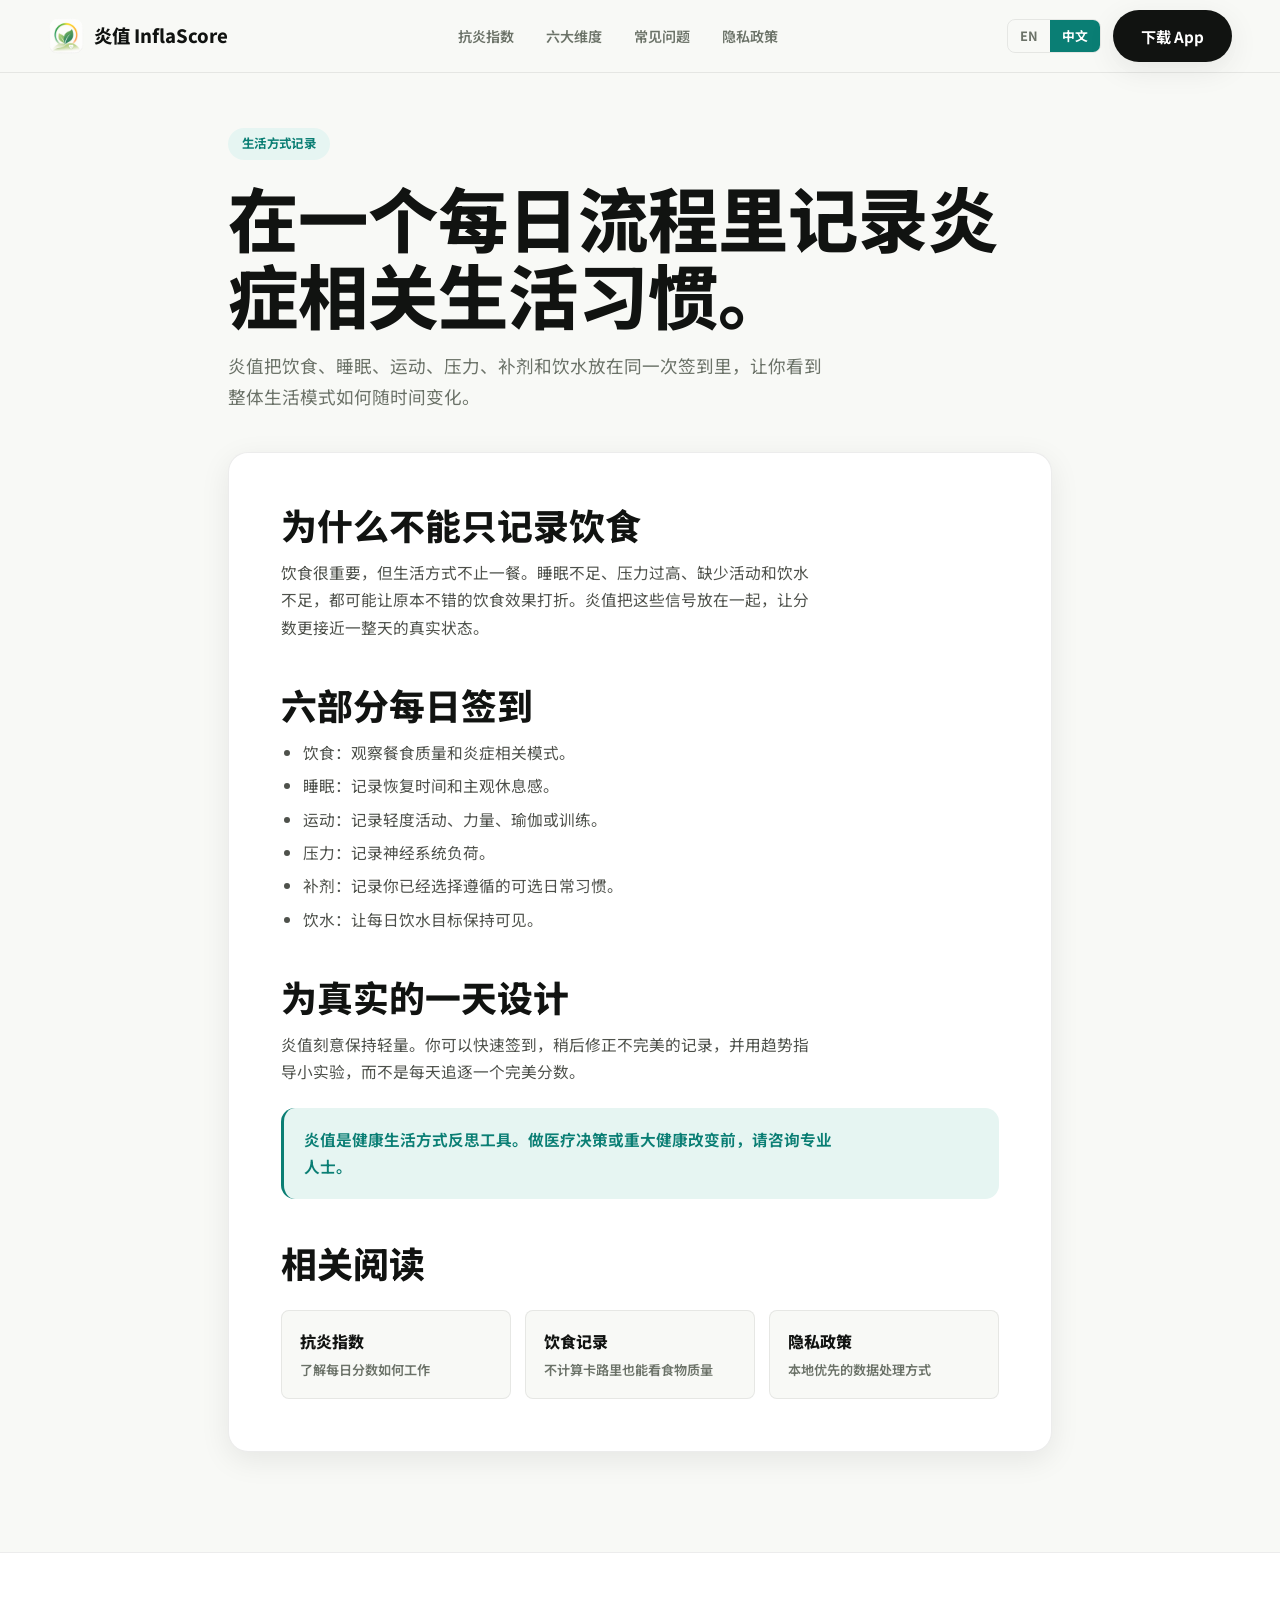
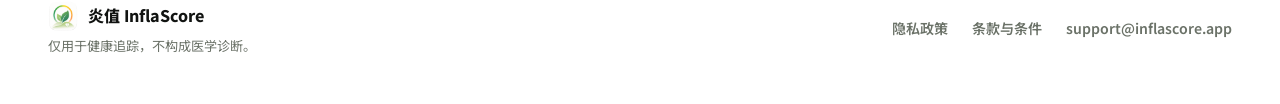
<file: public/inflammation-lifestyle-tracker-zh.html>
<!doctype html>
<html lang="zh-CN">
<head>
  <meta charset="utf-8">
  <meta name="viewport" content="width=device-width, initial-scale=1">
  <title>炎症相关生活方式记录 App - 炎值 InflaScore</title>
  <meta name="description" content="用炎值记录与炎症相关的生活方式习惯，包括饮食、睡眠、运动、压力、补剂和饮水，并观察每日趋势。">
  <link rel="canonical" href="https://inflascore.app/inflammation-lifestyle-tracker-zh.html">
  <link rel="alternate" hreflang="en" href="https://inflascore.app/inflammation-lifestyle-tracker.html">
  <link rel="alternate" hreflang="zh-CN" href="https://inflascore.app/inflammation-lifestyle-tracker-zh.html">
  <link rel="alternate" hreflang="x-default" href="https://inflascore.app/inflammation-lifestyle-tracker.html">
  <link rel="preconnect" href="https://fonts.googleapis.com">
  <link rel="preconnect" href="https://fonts.gstatic.com" crossorigin>
  <link href="https://fonts.googleapis.com/css2?family=Plus+Jakarta+Sans:wght@400;500;600;700;800;900&family=Noto+Sans+SC:wght@400;500;600;700;800;900&display=swap" rel="stylesheet">
  <link rel="icon" href="favicon.ico" type="image/x-icon">
  <link rel="stylesheet" href="styles.css">
  <style>body { font-family: 'Noto Sans SC', 'Plus Jakarta Sans', ui-sans-serif, system-ui, sans-serif; }</style>
</head>
<body>
<header class="site-header">
  <nav class="nav container" aria-label="主导航">
    <a class="brand" href="index-zh.html" aria-label="炎值首页"><img src="logo-icon.png" alt="炎值" class="brand-icon" width="36" height="36"><span>炎值 InflaScore</span></a>
    <div class="nav-links"><a href="index-zh.html#score">抗炎指数</a><a href="index-zh.html#dimensions">六大维度</a><a href="index-zh.html#faq">常见问题</a><a href="privacy-zh.html">隐私政策</a></div>
    <div class="nav-actions"><div class="lang-switch"><a href="inflammation-lifestyle-tracker.html">EN</a><a href="inflammation-lifestyle-tracker-zh.html" class="active">中文</a></div><a class="btn btn-primary" href="index-zh.html#download">下载 App</a></div>
  </nav>
</header>
<main>
  <section class="topic-header">
    <div class="topic-hero">
      <span class="badge badge-primary">生活方式记录</span>
      <h1>在一个每日流程里记录炎症相关生活习惯。</h1>
      <p>炎值把饮食、睡眠、运动、压力、补剂和饮水放在同一次签到里，让你看到整体生活模式如何随时间变化。</p>
    </div>
  </section>
  <section class="topic-body">
    <article class="topic-panel">
      <h2>为什么不能只记录饮食</h2>
      <p>饮食很重要，但生活方式不止一餐。睡眠不足、压力过高、缺少活动和饮水不足，都可能让原本不错的饮食效果打折。炎值把这些信号放在一起，让分数更接近一整天的真实状态。</p>
      <h2>六部分每日签到</h2>
      <ul>
        <li>饮食：观察餐食质量和炎症相关模式。</li>
        <li>睡眠：记录恢复时间和主观休息感。</li>
        <li>运动：记录轻度活动、力量、瑜伽或训练。</li>
        <li>压力：记录神经系统负荷。</li>
        <li>补剂：记录你已经选择遵循的可选日常习惯。</li>
        <li>饮水：让每日饮水目标保持可见。</li>
      </ul>
      <h2>为真实的一天设计</h2>
      <p>炎值刻意保持轻量。你可以快速签到，稍后修正不完美的记录，并用趋势指导小实验，而不是每天追逐一个完美分数。</p>
      <div class="topic-callout"><p>炎值是健康生活方式反思工具。做医疗决策或重大健康改变前，请咨询专业人士。</p></div>
      <h2>相关阅读</h2>
      <div class="topic-links">
        <a class="topic-link" href="anti-inflammatory-score-zh.html">抗炎指数<span>了解每日分数如何工作</span></a>
        <a class="topic-link" href="anti-inflammatory-diet-tracker-zh.html">饮食记录<span>不计算卡路里也能看食物质量</span></a>
        <a class="topic-link" href="privacy-zh.html">隐私政策<span>本地优先的数据处理方式</span></a>
      </div>
    </article>
  </section>
</main>
<footer class="site-footer">
  <div class="footer-inner container">
    <div><div class="footer-brand"><img src="logo-icon.png" alt="炎值" class="brand-icon" width="30" height="30"><span>炎值 InflaScore</span></div><div class="footer-disclaimer">仅用于健康追踪，不构成医学诊断。</div></div>
    <div class="footer-links"><a href="privacy-zh.html">隐私政策</a><a href="terms-zh.html">条款与条件</a><a href="mailto:support@inflascore.app">support@inflascore.app</a></div>
  </div>
</footer>
</body>
</html>
</file>
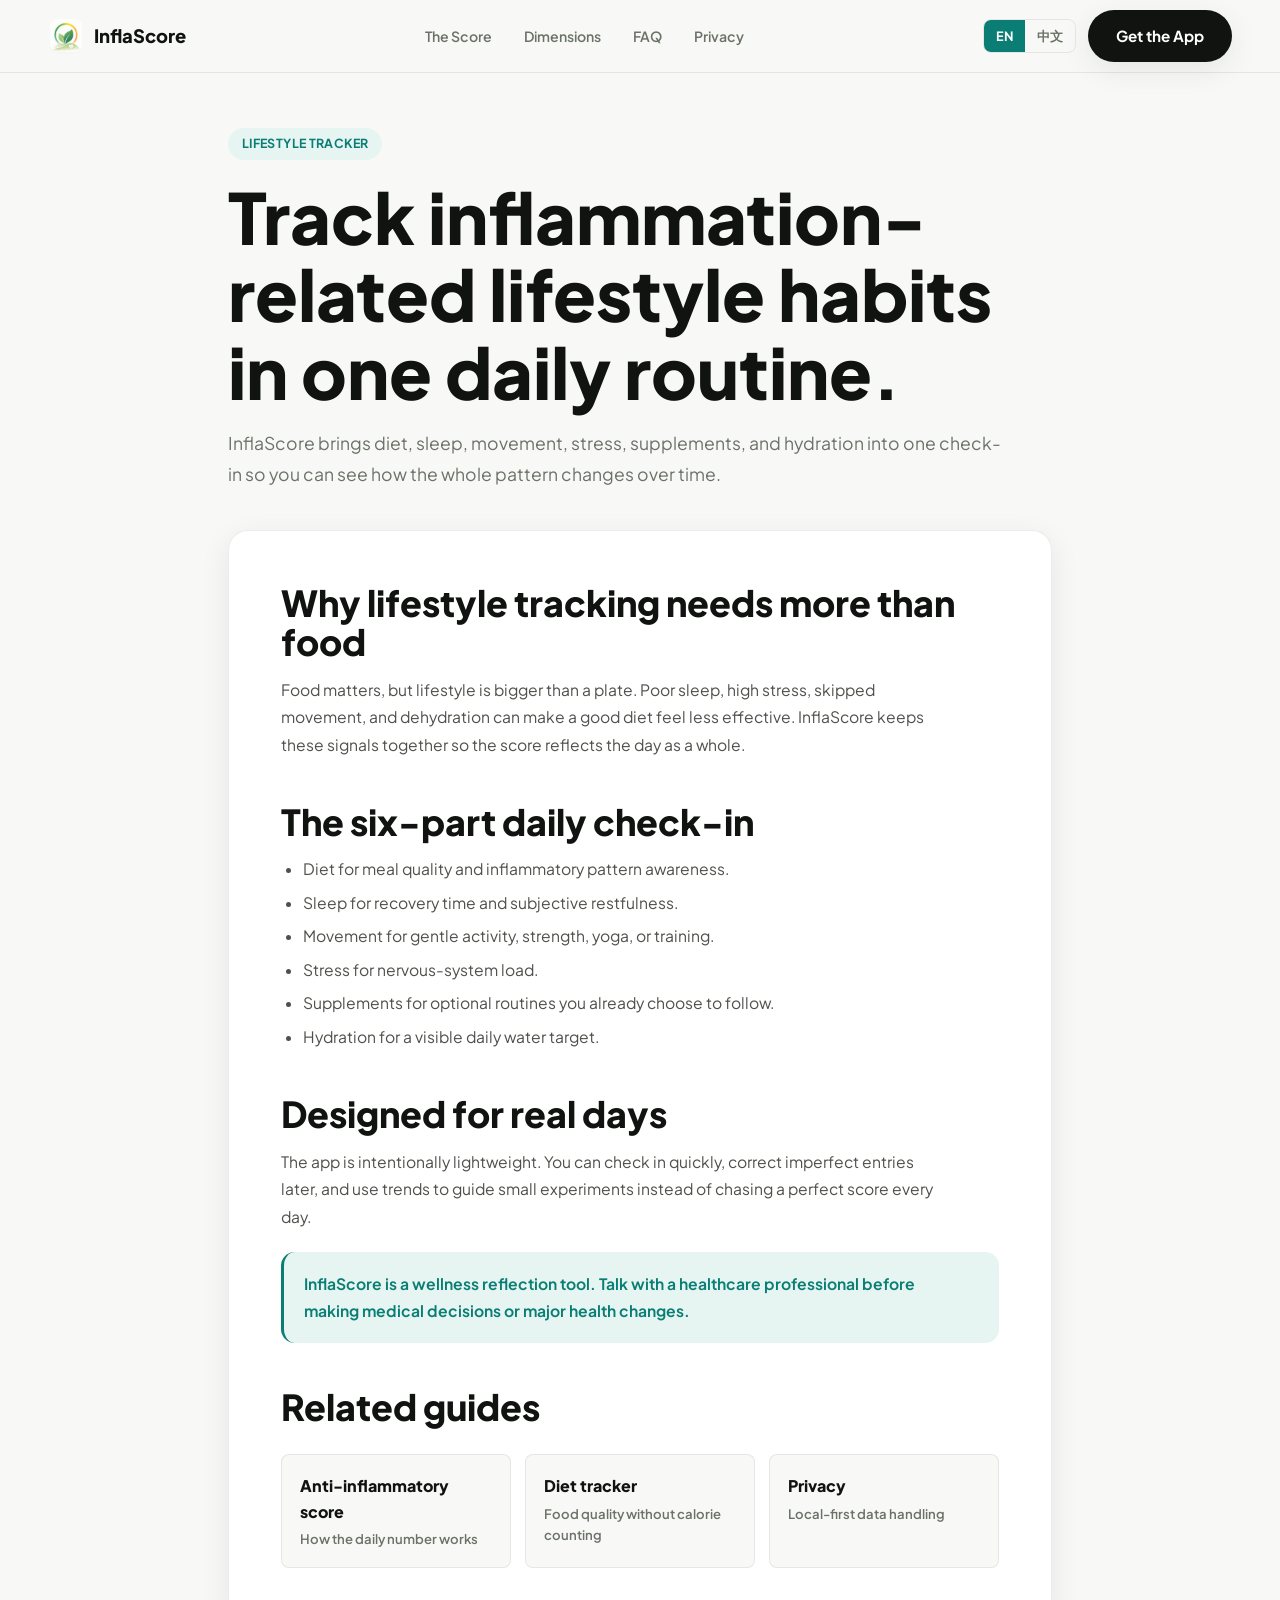
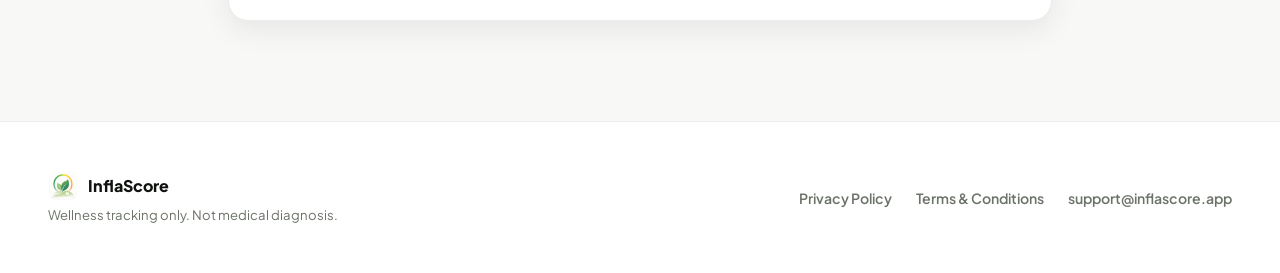
<file: public/inflammation-lifestyle-tracker.html>
<!doctype html>
<html lang="en">
<head>
  <meta charset="utf-8">
  <meta name="viewport" content="width=device-width, initial-scale=1">
  <title>Lifestyle Tracker for Inflammation - InflaScore</title>
  <meta name="description" content="Track lifestyle habits related to inflammation, including diet, sleep, movement, stress, supplements, and hydration, with InflaScore.">
  <link rel="canonical" href="https://inflascore.app/inflammation-lifestyle-tracker.html">
  <link rel="alternate" hreflang="en" href="https://inflascore.app/inflammation-lifestyle-tracker.html">
  <link rel="alternate" hreflang="zh-CN" href="https://inflascore.app/inflammation-lifestyle-tracker-zh.html">
  <link rel="alternate" hreflang="x-default" href="https://inflascore.app/inflammation-lifestyle-tracker.html">
  <link rel="preconnect" href="https://fonts.googleapis.com">
  <link rel="preconnect" href="https://fonts.gstatic.com" crossorigin>
  <link href="https://fonts.googleapis.com/css2?family=Plus+Jakarta+Sans:wght@400;500;600;700;800;900&display=swap" rel="stylesheet">
  <link rel="icon" href="favicon.ico" type="image/x-icon">
  <link rel="stylesheet" href="styles.css">
</head>
<body>
<header class="site-header">
  <nav class="nav container" aria-label="Main navigation">
    <a class="brand" href="index.html" aria-label="InflaScore home"><img src="logo-icon.png" alt="InflaScore" class="brand-icon" width="36" height="36"><span>InflaScore</span></a>
    <div class="nav-links"><a href="index.html#score">The Score</a><a href="index.html#dimensions">Dimensions</a><a href="index.html#faq">FAQ</a><a href="privacy.html">Privacy</a></div>
    <div class="nav-actions"><div class="lang-switch"><a href="inflammation-lifestyle-tracker.html" class="active">EN</a><a href="inflammation-lifestyle-tracker-zh.html">中文</a></div><a class="btn btn-primary" href="index.html#download">Get the App</a></div>
  </nav>
</header>
<main>
  <section class="topic-header">
    <div class="topic-hero">
      <span class="badge badge-primary">Lifestyle tracker</span>
      <h1>Track inflammation-related lifestyle habits in one daily routine.</h1>
      <p>InflaScore brings diet, sleep, movement, stress, supplements, and hydration into one check-in so you can see how the whole pattern changes over time.</p>
    </div>
  </section>
  <section class="topic-body">
    <article class="topic-panel">
      <h2>Why lifestyle tracking needs more than food</h2>
      <p>Food matters, but lifestyle is bigger than a plate. Poor sleep, high stress, skipped movement, and dehydration can make a good diet feel less effective. InflaScore keeps these signals together so the score reflects the day as a whole.</p>
      <h2>The six-part daily check-in</h2>
      <ul>
        <li>Diet for meal quality and inflammatory pattern awareness.</li>
        <li>Sleep for recovery time and subjective restfulness.</li>
        <li>Movement for gentle activity, strength, yoga, or training.</li>
        <li>Stress for nervous-system load.</li>
        <li>Supplements for optional routines you already choose to follow.</li>
        <li>Hydration for a visible daily water target.</li>
      </ul>
      <h2>Designed for real days</h2>
      <p>The app is intentionally lightweight. You can check in quickly, correct imperfect entries later, and use trends to guide small experiments instead of chasing a perfect score every day.</p>
      <div class="topic-callout"><p>InflaScore is a wellness reflection tool. Talk with a healthcare professional before making medical decisions or major health changes.</p></div>
      <h2>Related guides</h2>
      <div class="topic-links">
        <a class="topic-link" href="anti-inflammatory-score.html">Anti-inflammatory score<span>How the daily number works</span></a>
        <a class="topic-link" href="anti-inflammatory-diet-tracker.html">Diet tracker<span>Food quality without calorie counting</span></a>
        <a class="topic-link" href="privacy.html">Privacy<span>Local-first data handling</span></a>
      </div>
    </article>
  </section>
</main>
<footer class="site-footer">
  <div class="footer-inner container">
    <div><div class="footer-brand"><img src="logo-icon.png" alt="InflaScore" class="brand-icon" width="30" height="30"><span>InflaScore</span></div><div class="footer-disclaimer">Wellness tracking only. Not medical diagnosis.</div></div>
    <div class="footer-links"><a href="privacy.html">Privacy Policy</a><a href="terms.html">Terms & Conditions</a><a href="mailto:support@inflascore.app">support@inflascore.app</a></div>
  </div>
</footer>
</body>
</html>
</file>
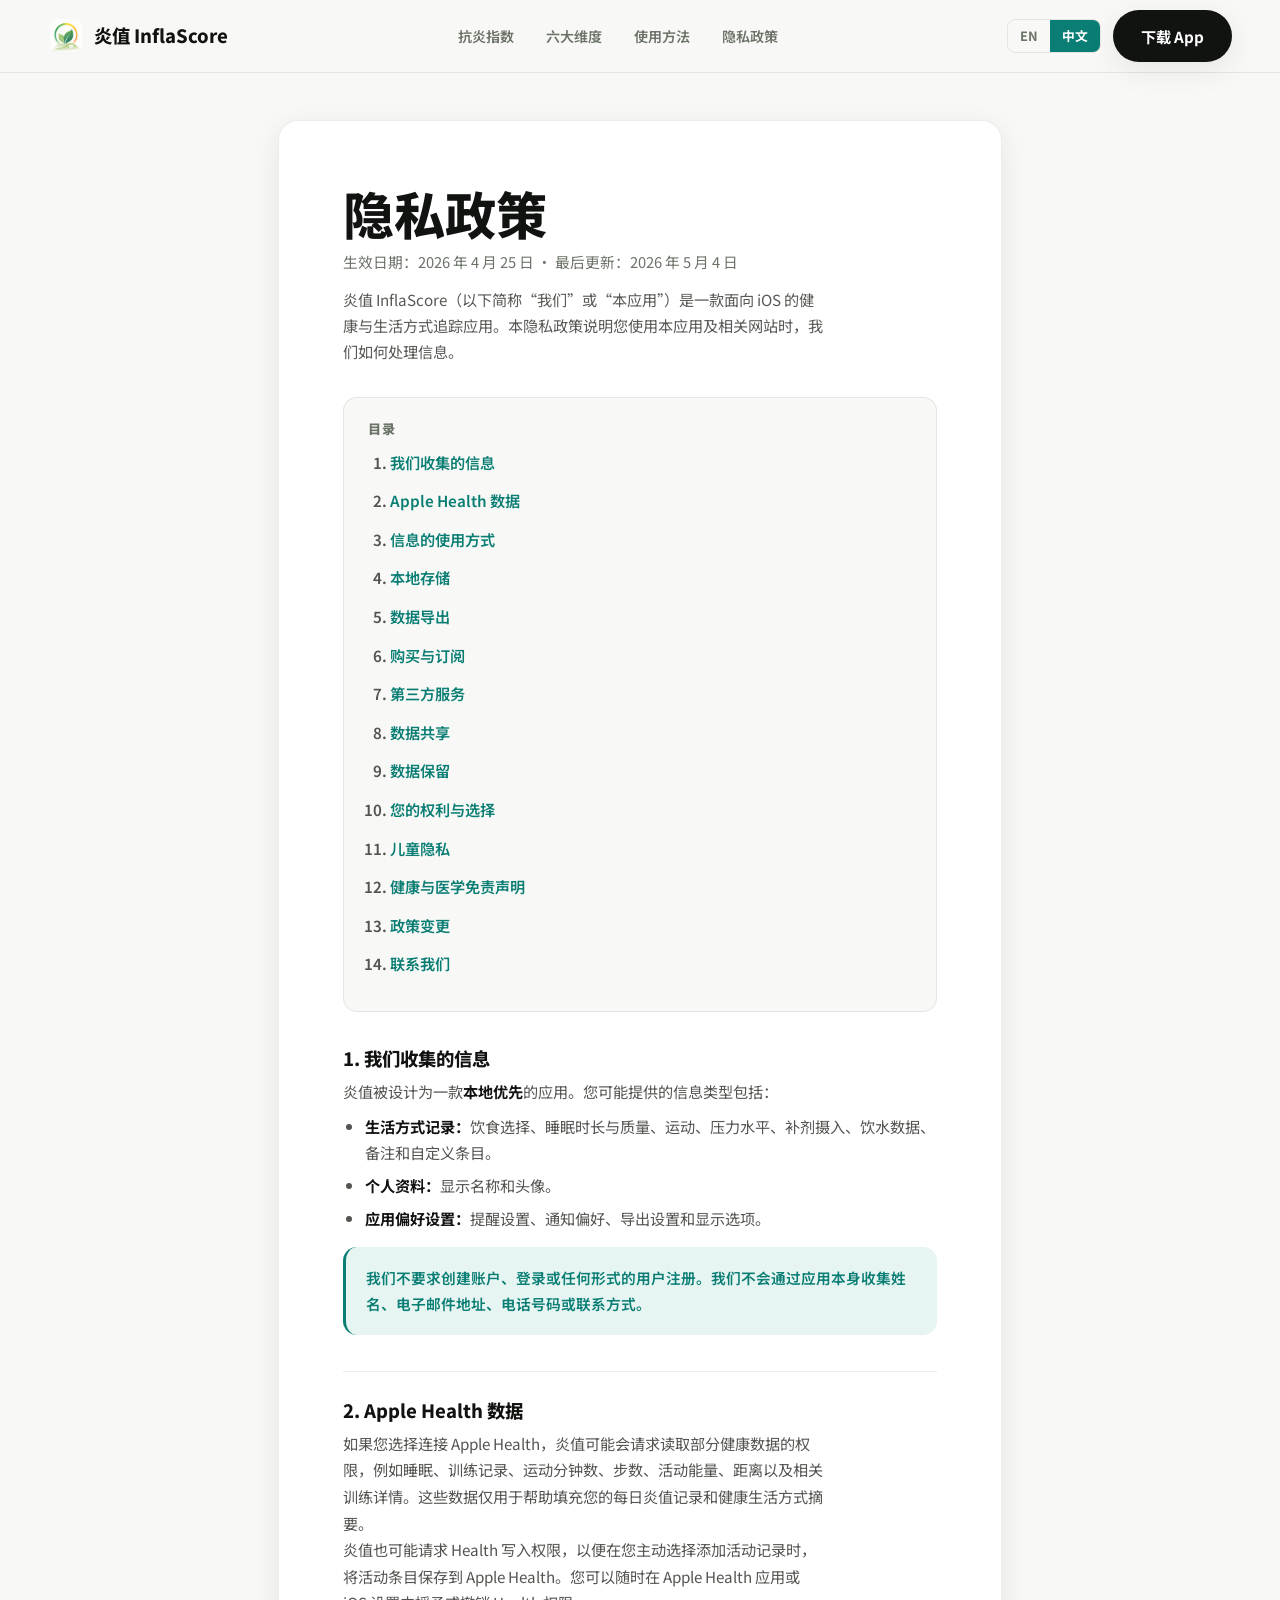
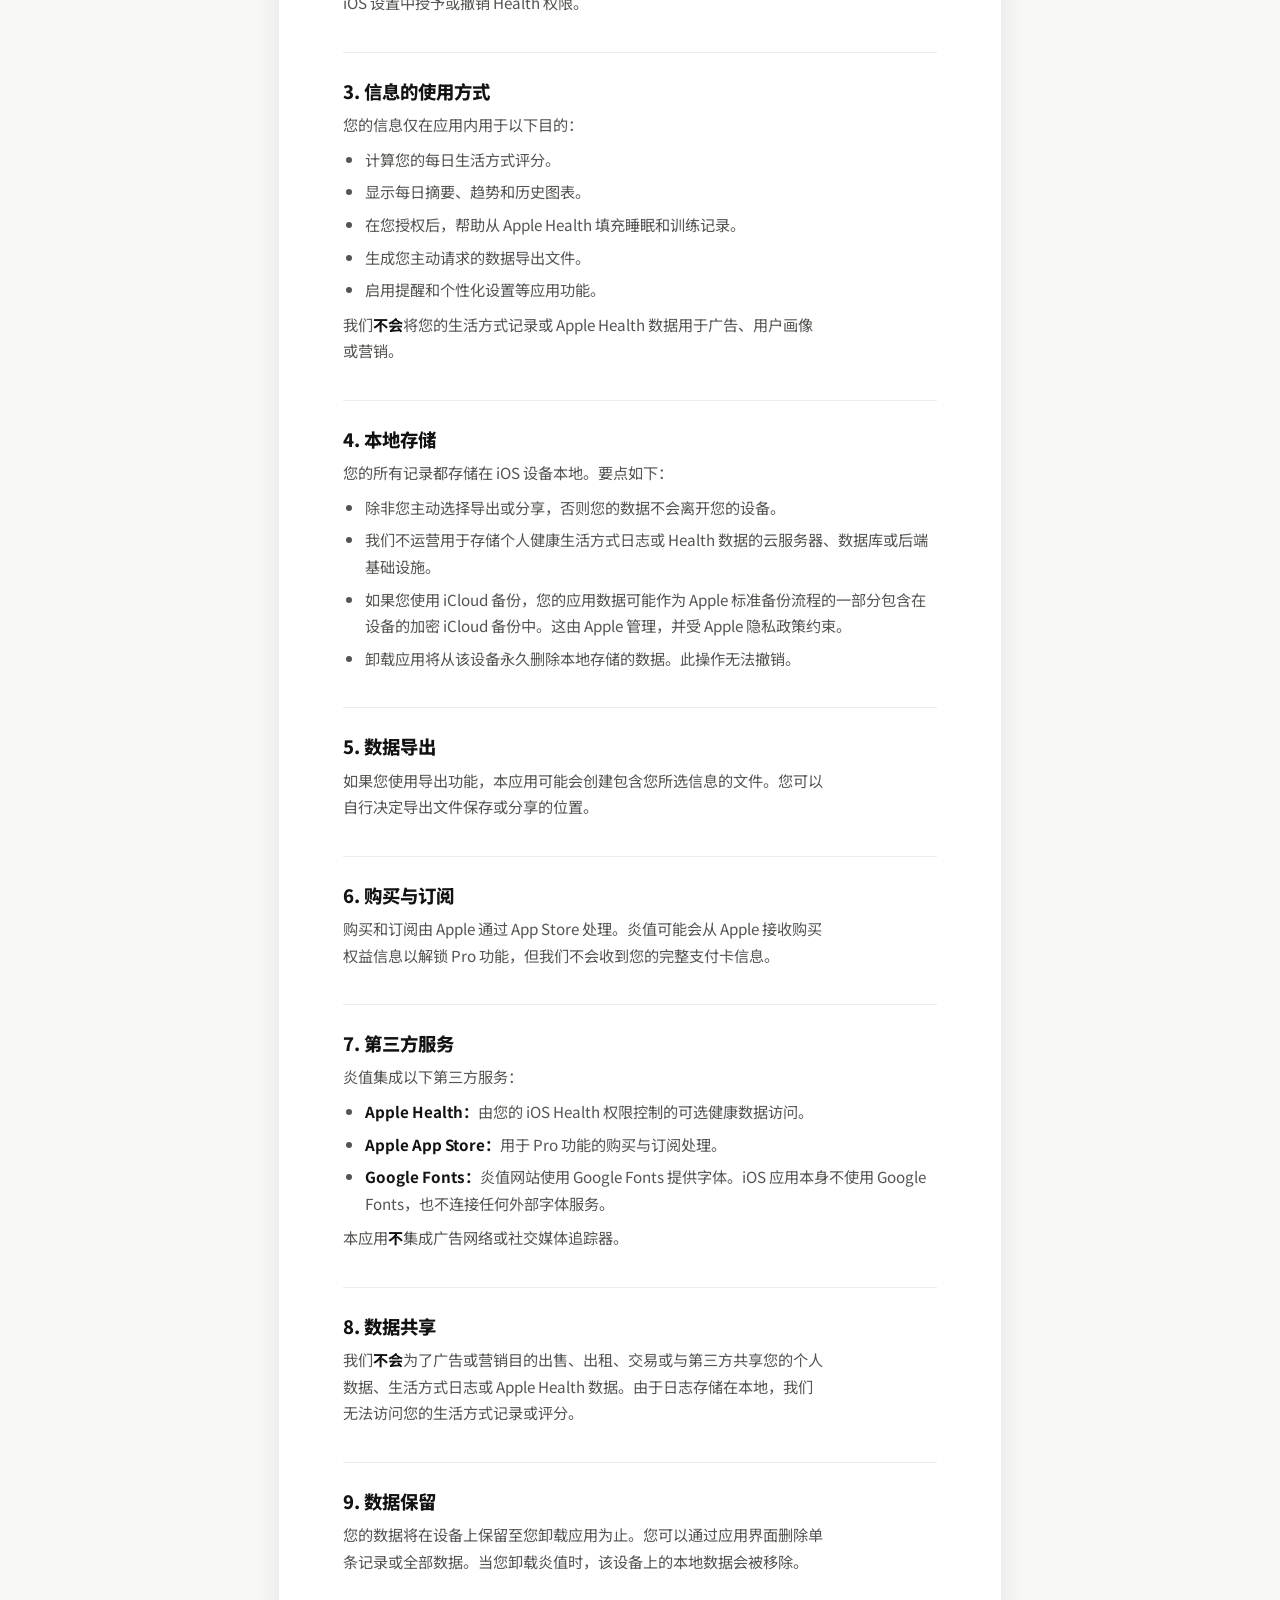
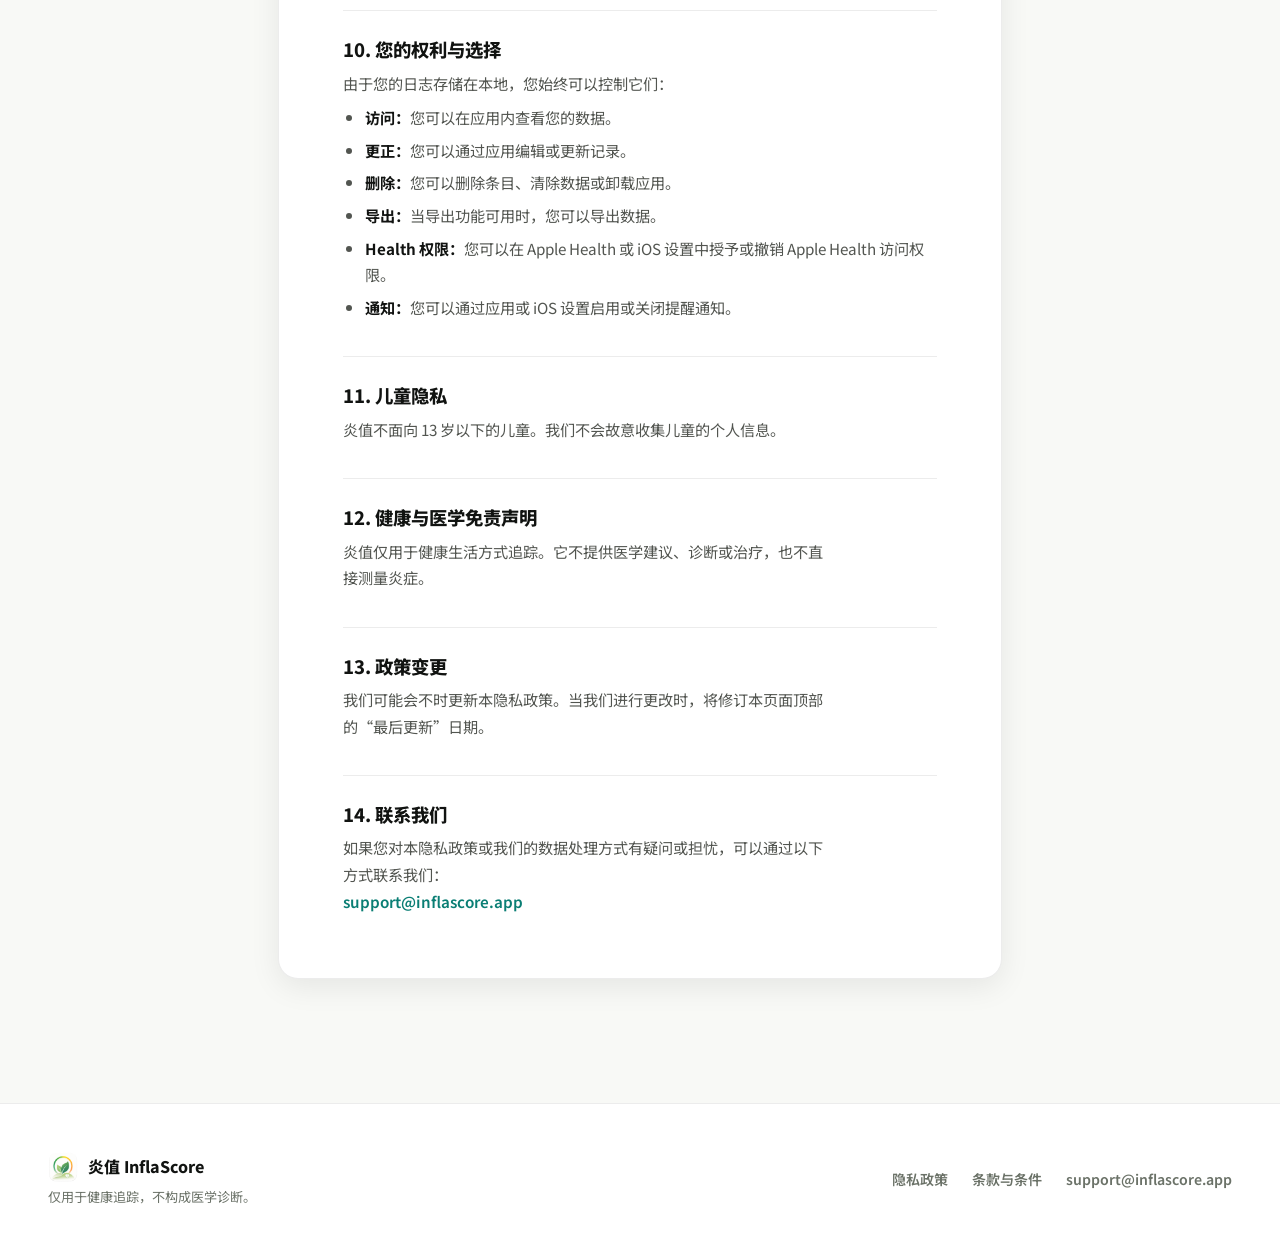
<file: public/privacy-zh.html>
<!doctype html>
<html lang="zh-CN">
<head>
  <meta charset="utf-8">
  <meta name="viewport" content="width=device-width, initial-scale=1">
  <title>隐私政策 - 炎值 InflaScore</title>
  <meta name="description" content="炎值 InflaScore iOS 应用及网站的隐私政策。">
  <link rel="canonical" href="https://inflascore.app/privacy-zh.html">
  <link rel="alternate" hreflang="en" href="https://inflascore.app/privacy.html">
  <link rel="alternate" hreflang="zh-CN" href="https://inflascore.app/privacy-zh.html">
  <link rel="alternate" hreflang="x-default" href="https://inflascore.app/privacy.html">
  <link rel="preconnect" href="https://fonts.googleapis.com">
  <link rel="preconnect" href="https://fonts.gstatic.com" crossorigin>
  <link href="https://fonts.googleapis.com/css2?family=Plus+Jakarta+Sans:wght@400;500;600;700;800;900&family=Noto+Sans+SC:wght@400;500;600;700;800;900&display=swap" rel="stylesheet">
  <link rel="icon" href="favicon.ico" type="image/x-icon">
  <link rel="stylesheet" href="styles.css">
  <style>
    body { font-family: 'Noto Sans SC', 'Plus Jakarta Sans', ui-sans-serif, system-ui, sans-serif; }
  </style>
</head>
<body>

<header class="site-header">
  <nav class="nav container" aria-label="主导航">
    <a class="brand" href="index-zh.html" aria-label="炎值首页">
      <img src="logo-icon.png" alt="炎值" class="brand-icon" width="36" height="36">
      <span>炎值 InflaScore</span>
    </a>
    <div class="nav-links">
      <a href="index-zh.html#score">抗炎指数</a>
      <a href="index-zh.html#dimensions">六大维度</a>
      <a href="index-zh.html#how">使用方法</a>
      <a href="privacy-zh.html">隐私政策</a>
    </div>
    <div class="nav-actions">
      <div class="lang-switch">
        <a href="privacy.html">EN</a>
        <a href="privacy-zh.html" class="active">中文</a>
      </div>
      <a class="btn btn-primary" href="index-zh.html#download">下载 App</a>
    </div>
  </nav>
</header>

<main class="legal-header">
  <div class="legal-doc">
    <div class="legal-card">

      <h1>隐私政策</h1>
      <p class="date">生效日期：2026 年 4 月 25 日 &middot; 最后更新：2026 年 5 月 4 日</p>
      <p class="intro">炎值 InflaScore（以下简称“我们”或“本应用”）是一款面向 iOS 的健康与生活方式追踪应用。本隐私政策说明您使用本应用及相关网站时，我们如何处理信息。</p>

      <div class="legal-toc">
        <div class="toc-title">目录</div>
        <ol>
          <li><a href="#s1">我们收集的信息</a></li>
          <li><a href="#s2">Apple Health 数据</a></li>
          <li><a href="#s3">信息的使用方式</a></li>
          <li><a href="#s4">本地存储</a></li>
          <li><a href="#s5">数据导出</a></li>
          <li><a href="#s6">购买与订阅</a></li>
          <li><a href="#s7">第三方服务</a></li>
          <li><a href="#s8">数据共享</a></li>
          <li><a href="#s9">数据保留</a></li>
          <li><a href="#s10">您的权利与选择</a></li>
          <li><a href="#s11">儿童隐私</a></li>
          <li><a href="#s12">健康与医学免责声明</a></li>
          <li><a href="#s13">政策变更</a></li>
          <li><a href="#s14">联系我们</a></li>
        </ol>
      </div>

      <h2 id="s1">1. 我们收集的信息</h2>
      <p>炎值被设计为一款<strong>本地优先</strong>的应用。您可能提供的信息类型包括：</p>
      <ul>
        <li><strong>生活方式记录：</strong>饮食选择、睡眠时长与质量、运动、压力水平、补剂摄入、饮水数据、备注和自定义条目。</li>
        <li><strong>个人资料：</strong>显示名称和头像。</li>
        <li><strong>应用偏好设置：</strong>提醒设置、通知偏好、导出设置和显示选项。</li>
      </ul>
      <div class="legal-highlight">
        <p>我们不要求创建账户、登录或任何形式的用户注册。我们不会通过应用本身收集姓名、电子邮件地址、电话号码或联系方式。</p>
      </div>

      <h2 id="s2">2. Apple Health 数据</h2>
      <p>如果您选择连接 Apple Health，炎值可能会请求读取部分健康数据的权限，例如睡眠、训练记录、运动分钟数、步数、活动能量、距离以及相关训练详情。这些数据仅用于帮助填充您的每日炎值记录和健康生活方式摘要。</p>
      <p>炎值也可能请求 Health 写入权限，以便在您主动选择添加活动记录时，将活动条目保存到 Apple Health。您可以随时在 Apple Health 应用或 iOS 设置中授予或撤销 Health 权限。</p>

      <h2 id="s3">3. 信息的使用方式</h2>
      <p>您的信息仅在应用内用于以下目的：</p>
      <ul>
        <li>计算您的每日生活方式评分。</li>
        <li>显示每日摘要、趋势和历史图表。</li>
        <li>在您授权后，帮助从 Apple Health 填充睡眠和训练记录。</li>
        <li>生成您主动请求的数据导出文件。</li>
        <li>启用提醒和个性化设置等应用功能。</li>
      </ul>
      <p>我们<strong>不会</strong>将您的生活方式记录或 Apple Health 数据用于广告、用户画像或营销。</p>

      <h2 id="s4">4. 本地存储</h2>
      <p>您的所有记录都存储在 iOS 设备本地。要点如下：</p>
      <ul>
        <li>除非您主动选择导出或分享，否则您的数据不会离开您的设备。</li>
        <li>我们不运营用于存储个人健康生活方式日志或 Health 数据的云服务器、数据库或后端基础设施。</li>
        <li>如果您使用 iCloud 备份，您的应用数据可能作为 Apple 标准备份流程的一部分包含在设备的加密 iCloud 备份中。这由 Apple 管理，并受 Apple 隐私政策约束。</li>
        <li>卸载应用将从该设备永久删除本地存储的数据。此操作无法撤销。</li>
      </ul>

      <h2 id="s5">5. 数据导出</h2>
      <p>如果您使用导出功能，本应用可能会创建包含您所选信息的文件。您可以自行决定导出文件保存或分享的位置。</p>

      <h2 id="s6">6. 购买与订阅</h2>
      <p>购买和订阅由 Apple 通过 App Store 处理。炎值可能会从 Apple 接收购买权益信息以解锁 Pro 功能，但我们不会收到您的完整支付卡信息。</p>

      <h2 id="s7">7. 第三方服务</h2>
      <p>炎值集成以下第三方服务：</p>
      <ul>
        <li><strong>Apple Health：</strong>由您的 iOS Health 权限控制的可选健康数据访问。</li>
        <li><strong>Apple App Store：</strong>用于 Pro 功能的购买与订阅处理。</li>
        <li><strong>Google Fonts：</strong>炎值网站使用 Google Fonts 提供字体。iOS 应用本身不使用 Google Fonts，也不连接任何外部字体服务。</li>
      </ul>
      <p>本应用<strong>不</strong>集成广告网络或社交媒体追踪器。</p>

      <h2 id="s8">8. 数据共享</h2>
      <p>我们<strong>不会</strong>为了广告或营销目的出售、出租、交易或与第三方共享您的个人数据、生活方式日志或 Apple Health 数据。由于日志存储在本地，我们无法访问您的生活方式记录或评分。</p>

      <h2 id="s9">9. 数据保留</h2>
      <p>您的数据将在设备上保留至您卸载应用为止。您可以通过应用界面删除单条记录或全部数据。当您卸载炎值时，该设备上的本地数据会被移除。</p>

      <h2 id="s10">10. 您的权利与选择</h2>
      <p>由于您的日志存储在本地，您始终可以控制它们：</p>
      <ul>
        <li><strong>访问：</strong>您可以在应用内查看您的数据。</li>
        <li><strong>更正：</strong>您可以通过应用编辑或更新记录。</li>
        <li><strong>删除：</strong>您可以删除条目、清除数据或卸载应用。</li>
        <li><strong>导出：</strong>当导出功能可用时，您可以导出数据。</li>
        <li><strong>Health 权限：</strong>您可以在 Apple Health 或 iOS 设置中授予或撤销 Apple Health 访问权限。</li>
        <li><strong>通知：</strong>您可以通过应用或 iOS 设置启用或关闭提醒通知。</li>
      </ul>

      <h2 id="s11">11. 儿童隐私</h2>
      <p>炎值不面向 13 岁以下的儿童。我们不会故意收集儿童的个人信息。</p>

      <h2 id="s12">12. 健康与医学免责声明</h2>
      <p>炎值仅用于健康生活方式追踪。它不提供医学建议、诊断或治疗，也不直接测量炎症。</p>

      <h2 id="s13">13. 政策变更</h2>
      <p>我们可能会不时更新本隐私政策。当我们进行更改时，将修订本页面顶部的“最后更新”日期。</p>

      <h2 id="s14">14. 联系我们</h2>
      <p>如果您对本隐私政策或我们的数据处理方式有疑问或担忧，可以通过以下方式联系我们：</p>
      <p><a href="mailto:support@inflascore.app">support@inflascore.app</a></p>

    </div>
  </div>
</main>

<footer class="site-footer">
  <div class="footer-inner container">
    <div>
      <div class="footer-brand">
        <img src="logo-icon.png" alt="炎值" class="brand-icon" width="30" height="30">
        <span>炎值 InflaScore</span>
      </div>
      <div class="footer-disclaimer">仅用于健康追踪，不构成医学诊断。</div>
    </div>
    <div class="footer-links">
      <a href="privacy-zh.html">隐私政策</a>
      <a href="terms-zh.html">条款与条件</a>
      <a href="mailto:support@inflascore.app">support@inflascore.app</a>
    </div>
  </div>
</footer>
</body>
</html>
</file>
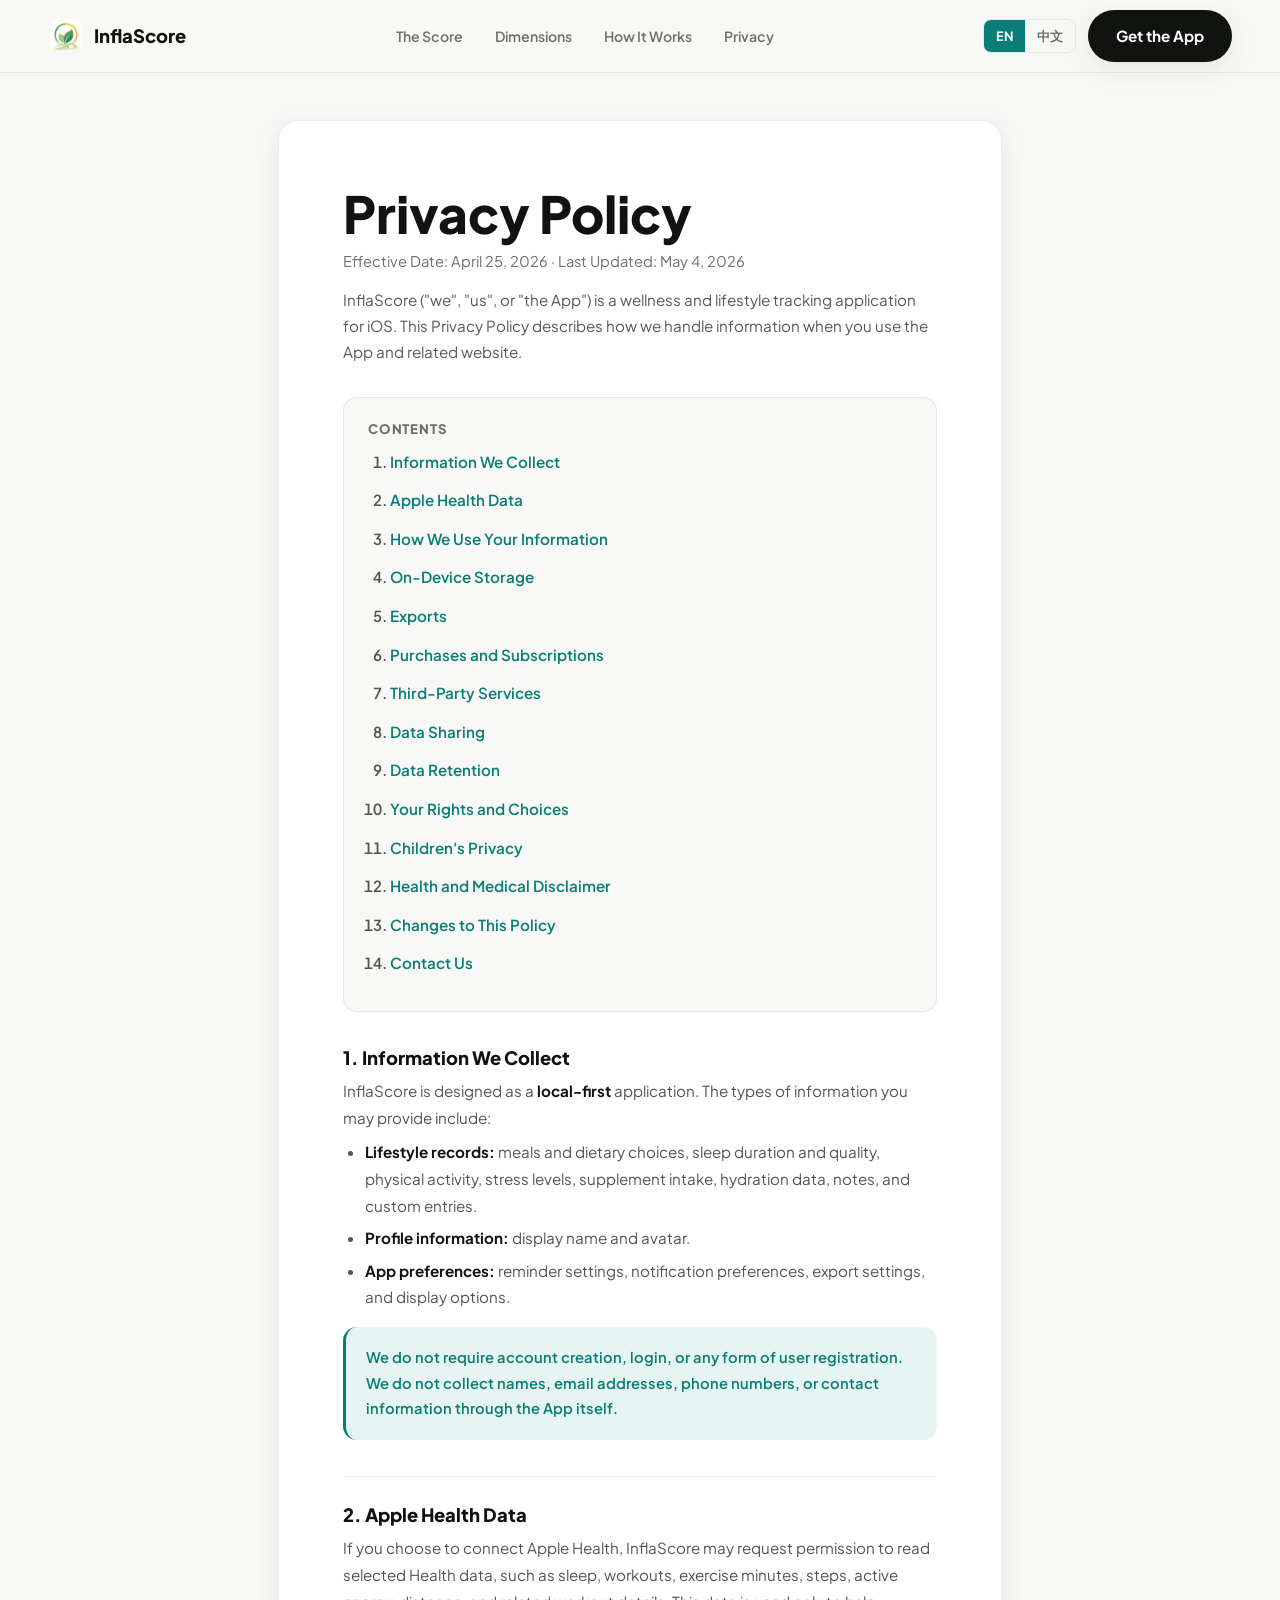
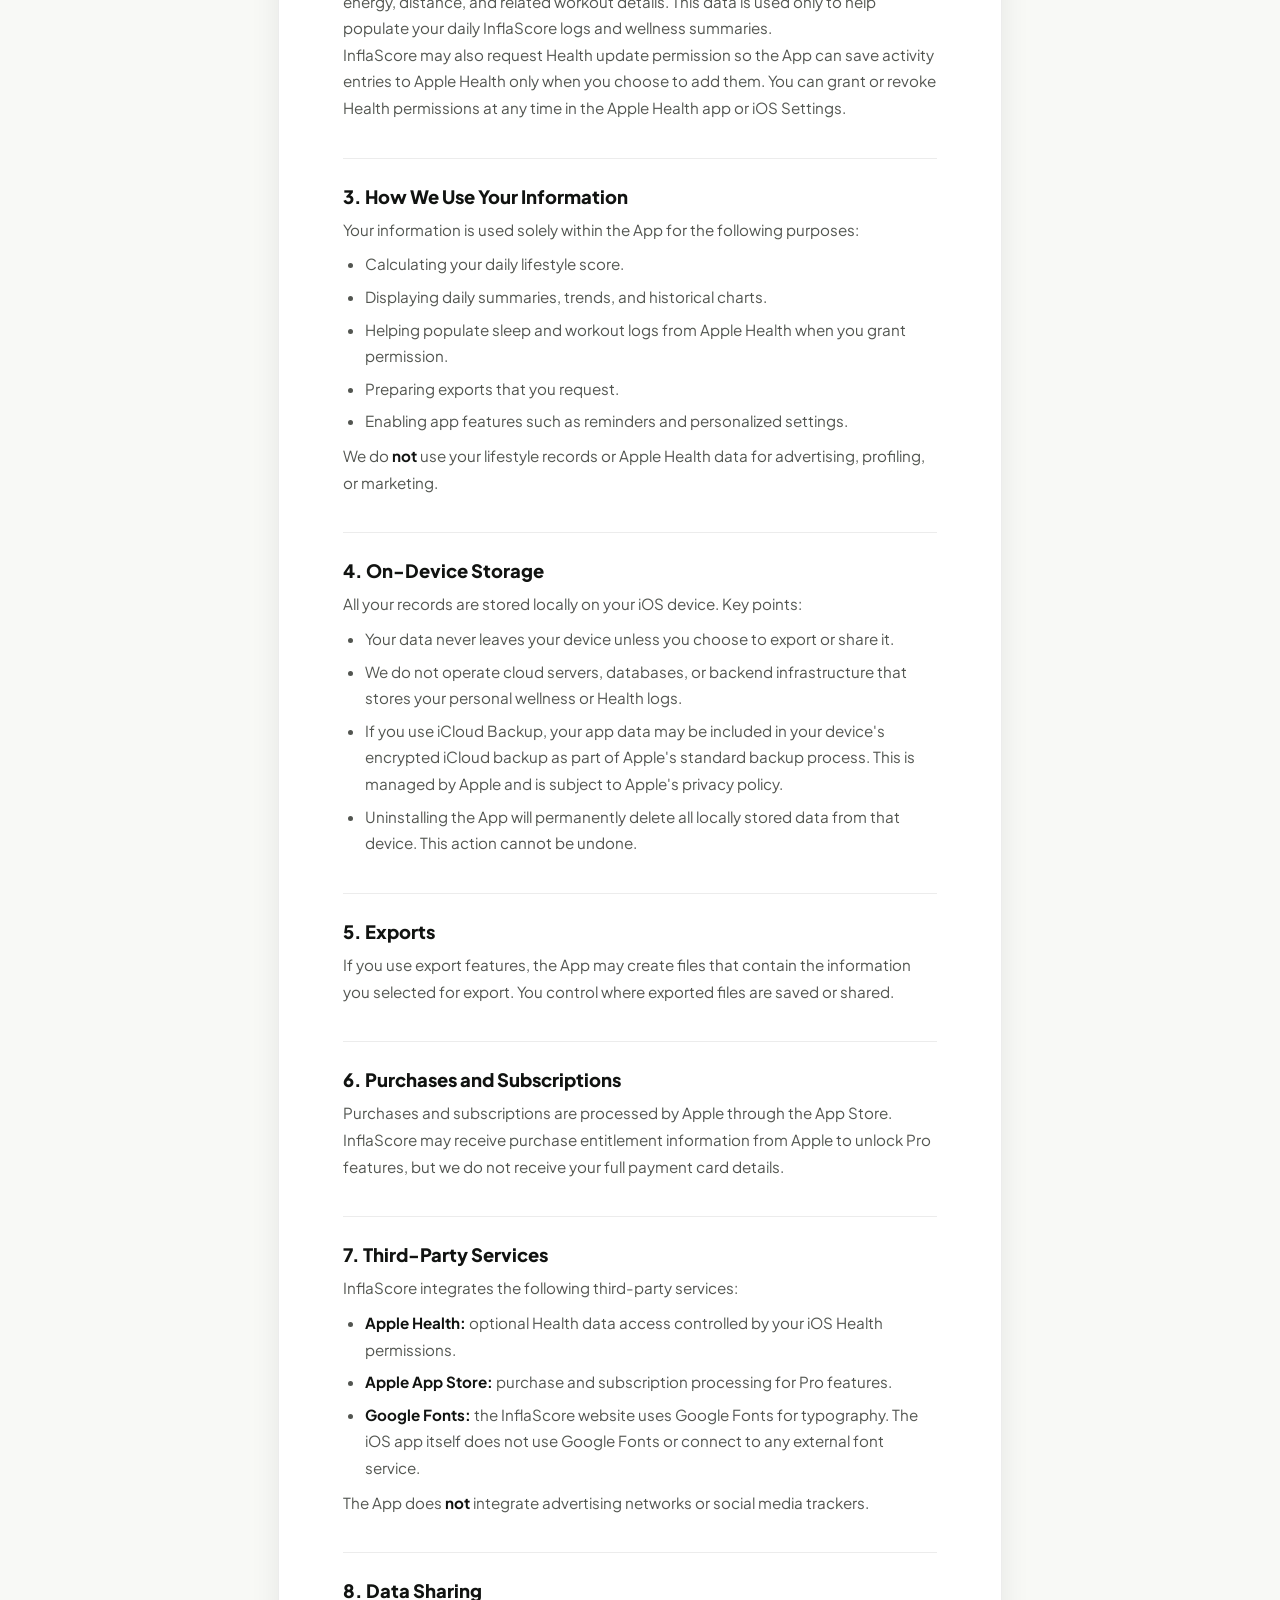
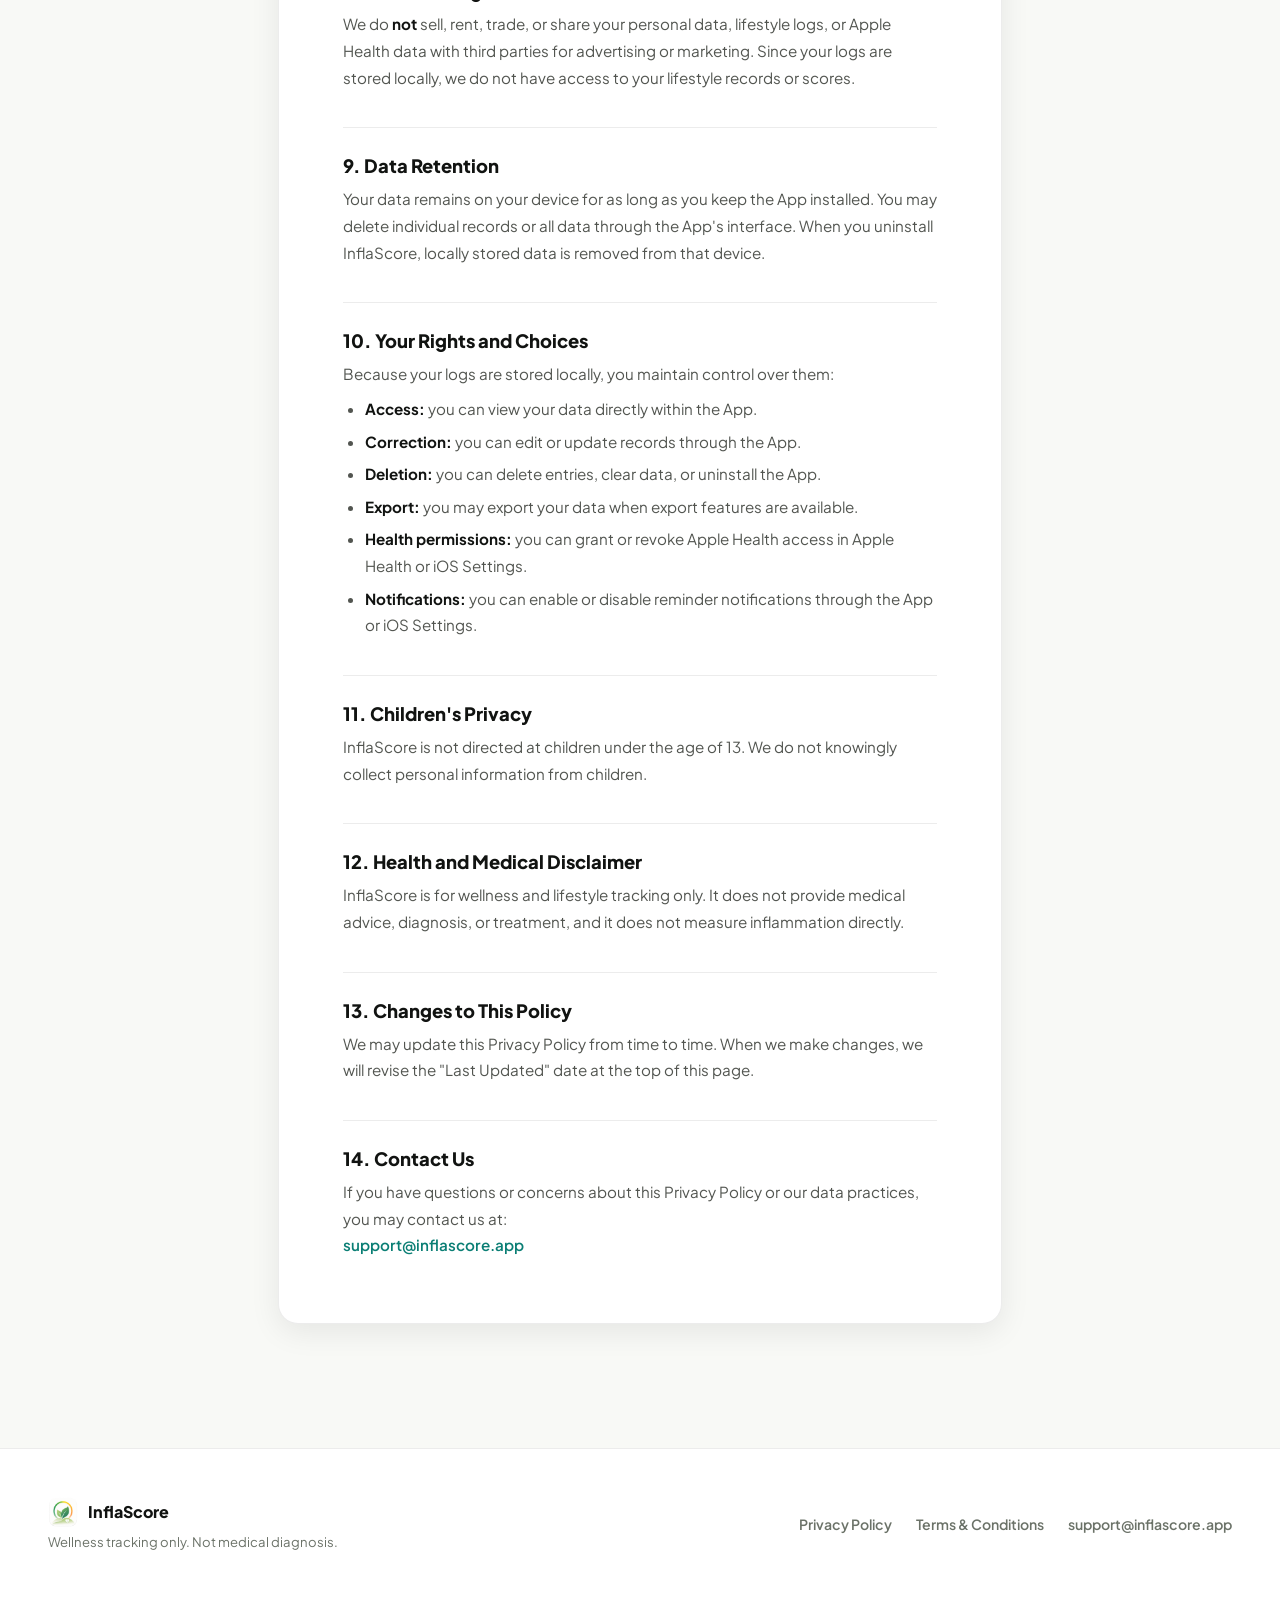
<file: public/privacy.html>
<!doctype html>
<html lang="en">
<head>
  <meta charset="utf-8">
  <meta name="viewport" content="width=device-width, initial-scale=1">
  <title>Privacy Policy - InflaScore</title>
  <meta name="description" content="Privacy Policy for InflaScore, the anti-inflammatory lifestyle tracker for iOS.">
  <link rel="canonical" href="https://inflascore.app/privacy.html">
  <link rel="alternate" hreflang="en" href="https://inflascore.app/privacy.html">
  <link rel="alternate" hreflang="zh-CN" href="https://inflascore.app/privacy-zh.html">
  <link rel="alternate" hreflang="x-default" href="https://inflascore.app/privacy.html">
  <link rel="preconnect" href="https://fonts.googleapis.com">
  <link rel="preconnect" href="https://fonts.gstatic.com" crossorigin>
  <link href="https://fonts.googleapis.com/css2?family=Plus+Jakarta+Sans:wght@400;500;600;700;800;900&display=swap" rel="stylesheet">
  <link rel="icon" href="favicon.ico" type="image/x-icon">
  <link rel="stylesheet" href="styles.css">
</head>
<body>

<header class="site-header">
  <nav class="nav container" aria-label="Main navigation">
    <a class="brand" href="index.html" aria-label="InflaScore home">
      <img src="logo-icon.png" alt="InflaScore" class="brand-icon" width="36" height="36">
      <span>InflaScore</span>
    </a>
    <div class="nav-links">
      <a href="index.html#score">The Score</a>
      <a href="index.html#dimensions">Dimensions</a>
      <a href="index.html#how">How It Works</a>
      <a href="privacy.html">Privacy</a>
    </div>
    <div class="nav-actions">
      <div class="lang-switch">
        <a href="privacy.html" class="active">EN</a>
        <a href="privacy-zh.html">中文</a>
      </div>
      <a class="btn btn-primary" href="index.html#download">Get the App</a>
    </div>
  </nav>
</header>

<main class="legal-header">
  <div class="legal-doc">
    <div class="legal-card">

      <h1>Privacy Policy</h1>
      <p class="date">Effective Date: April 25, 2026 &middot; Last Updated: May 4, 2026</p>
      <p class="intro">InflaScore ("we", "us", or "the App") is a wellness and lifestyle tracking application for iOS. This Privacy Policy describes how we handle information when you use the App and related website.</p>

      <div class="legal-toc">
        <div class="toc-title">Contents</div>
        <ol>
          <li><a href="#s1">Information We Collect</a></li>
          <li><a href="#s2">Apple Health Data</a></li>
          <li><a href="#s3">How We Use Your Information</a></li>
          <li><a href="#s4">On-Device Storage</a></li>
          <li><a href="#s5">Exports</a></li>
          <li><a href="#s6">Purchases and Subscriptions</a></li>
          <li><a href="#s7">Third-Party Services</a></li>
          <li><a href="#s8">Data Sharing</a></li>
          <li><a href="#s9">Data Retention</a></li>
          <li><a href="#s10">Your Rights and Choices</a></li>
          <li><a href="#s11">Children's Privacy</a></li>
          <li><a href="#s12">Health and Medical Disclaimer</a></li>
          <li><a href="#s13">Changes to This Policy</a></li>
          <li><a href="#s14">Contact Us</a></li>
        </ol>
      </div>

      <h2 id="s1">1. Information We Collect</h2>
      <p>InflaScore is designed as a <strong>local-first</strong> application. The types of information you may provide include:</p>
      <ul>
        <li><strong>Lifestyle records:</strong> meals and dietary choices, sleep duration and quality, physical activity, stress levels, supplement intake, hydration data, notes, and custom entries.</li>
        <li><strong>Profile information:</strong> display name and avatar.</li>
        <li><strong>App preferences:</strong> reminder settings, notification preferences, export settings, and display options.</li>
      </ul>
      <div class="legal-highlight">
        <p>We do not require account creation, login, or any form of user registration. We do not collect names, email addresses, phone numbers, or contact information through the App itself.</p>
      </div>

      <h2 id="s2">2. Apple Health Data</h2>
      <p>If you choose to connect Apple Health, InflaScore may request permission to read selected Health data, such as sleep, workouts, exercise minutes, steps, active energy, distance, and related workout details. This data is used only to help populate your daily InflaScore logs and wellness summaries.</p>
      <p>InflaScore may also request Health update permission so the App can save activity entries to Apple Health only when you choose to add them. You can grant or revoke Health permissions at any time in the Apple Health app or iOS Settings.</p>

      <h2 id="s3">3. How We Use Your Information</h2>
      <p>Your information is used solely within the App for the following purposes:</p>
      <ul>
        <li>Calculating your daily lifestyle score.</li>
        <li>Displaying daily summaries, trends, and historical charts.</li>
        <li>Helping populate sleep and workout logs from Apple Health when you grant permission.</li>
        <li>Preparing exports that you request.</li>
        <li>Enabling app features such as reminders and personalized settings.</li>
      </ul>
      <p>We do <strong>not</strong> use your lifestyle records or Apple Health data for advertising, profiling, or marketing.</p>

      <h2 id="s4">4. On-Device Storage</h2>
      <p>All your records are stored locally on your iOS device. Key points:</p>
      <ul>
        <li>Your data never leaves your device unless you choose to export or share it.</li>
        <li>We do not operate cloud servers, databases, or backend infrastructure that stores your personal wellness or Health logs.</li>
        <li>If you use iCloud Backup, your app data may be included in your device's encrypted iCloud backup as part of Apple's standard backup process. This is managed by Apple and is subject to Apple's privacy policy.</li>
        <li>Uninstalling the App will permanently delete all locally stored data from that device. This action cannot be undone.</li>
      </ul>

      <h2 id="s5">5. Exports</h2>
      <p>If you use export features, the App may create files that contain the information you selected for export. You control where exported files are saved or shared.</p>

      <h2 id="s6">6. Purchases and Subscriptions</h2>
      <p>Purchases and subscriptions are processed by Apple through the App Store. InflaScore may receive purchase entitlement information from Apple to unlock Pro features, but we do not receive your full payment card details.</p>

      <h2 id="s7">7. Third-Party Services</h2>
      <p>InflaScore integrates the following third-party services:</p>
      <ul>
        <li><strong>Apple Health:</strong> optional Health data access controlled by your iOS Health permissions.</li>
        <li><strong>Apple App Store:</strong> purchase and subscription processing for Pro features.</li>
        <li><strong>Google Fonts:</strong> the InflaScore website uses Google Fonts for typography. The iOS app itself does not use Google Fonts or connect to any external font service.</li>
      </ul>
      <p>The App does <strong>not</strong> integrate advertising networks or social media trackers.</p>

      <h2 id="s8">8. Data Sharing</h2>
      <p>We do <strong>not</strong> sell, rent, trade, or share your personal data, lifestyle logs, or Apple Health data with third parties for advertising or marketing. Since your logs are stored locally, we do not have access to your lifestyle records or scores.</p>

      <h2 id="s9">9. Data Retention</h2>
      <p>Your data remains on your device for as long as you keep the App installed. You may delete individual records or all data through the App's interface. When you uninstall InflaScore, locally stored data is removed from that device.</p>

      <h2 id="s10">10. Your Rights and Choices</h2>
      <p>Because your logs are stored locally, you maintain control over them:</p>
      <ul>
        <li><strong>Access:</strong> you can view your data directly within the App.</li>
        <li><strong>Correction:</strong> you can edit or update records through the App.</li>
        <li><strong>Deletion:</strong> you can delete entries, clear data, or uninstall the App.</li>
        <li><strong>Export:</strong> you may export your data when export features are available.</li>
        <li><strong>Health permissions:</strong> you can grant or revoke Apple Health access in Apple Health or iOS Settings.</li>
        <li><strong>Notifications:</strong> you can enable or disable reminder notifications through the App or iOS Settings.</li>
      </ul>

      <h2 id="s11">11. Children's Privacy</h2>
      <p>InflaScore is not directed at children under the age of 13. We do not knowingly collect personal information from children.</p>

      <h2 id="s12">12. Health and Medical Disclaimer</h2>
      <p>InflaScore is for wellness and lifestyle tracking only. It does not provide medical advice, diagnosis, or treatment, and it does not measure inflammation directly.</p>

      <h2 id="s13">13. Changes to This Policy</h2>
      <p>We may update this Privacy Policy from time to time. When we make changes, we will revise the "Last Updated" date at the top of this page.</p>

      <h2 id="s14">14. Contact Us</h2>
      <p>If you have questions or concerns about this Privacy Policy or our data practices, you may contact us at:</p>
      <p><a href="mailto:support@inflascore.app">support@inflascore.app</a></p>

    </div>
  </div>
</main>

<footer class="site-footer">
  <div class="footer-inner container">
    <div>
      <div class="footer-brand">
        <img src="logo-icon.png" alt="InflaScore" class="brand-icon" width="30" height="30">
        <span>InflaScore</span>
      </div>
      <div class="footer-disclaimer">Wellness tracking only. Not medical diagnosis.</div>
    </div>
    <div class="footer-links">
      <a href="privacy.html">Privacy Policy</a>
      <a href="terms.html">Terms & Conditions</a>
      <a href="mailto:support@inflascore.app">support@inflascore.app</a>
    </div>
  </div>
</footer>
</body>
</html>
</file>
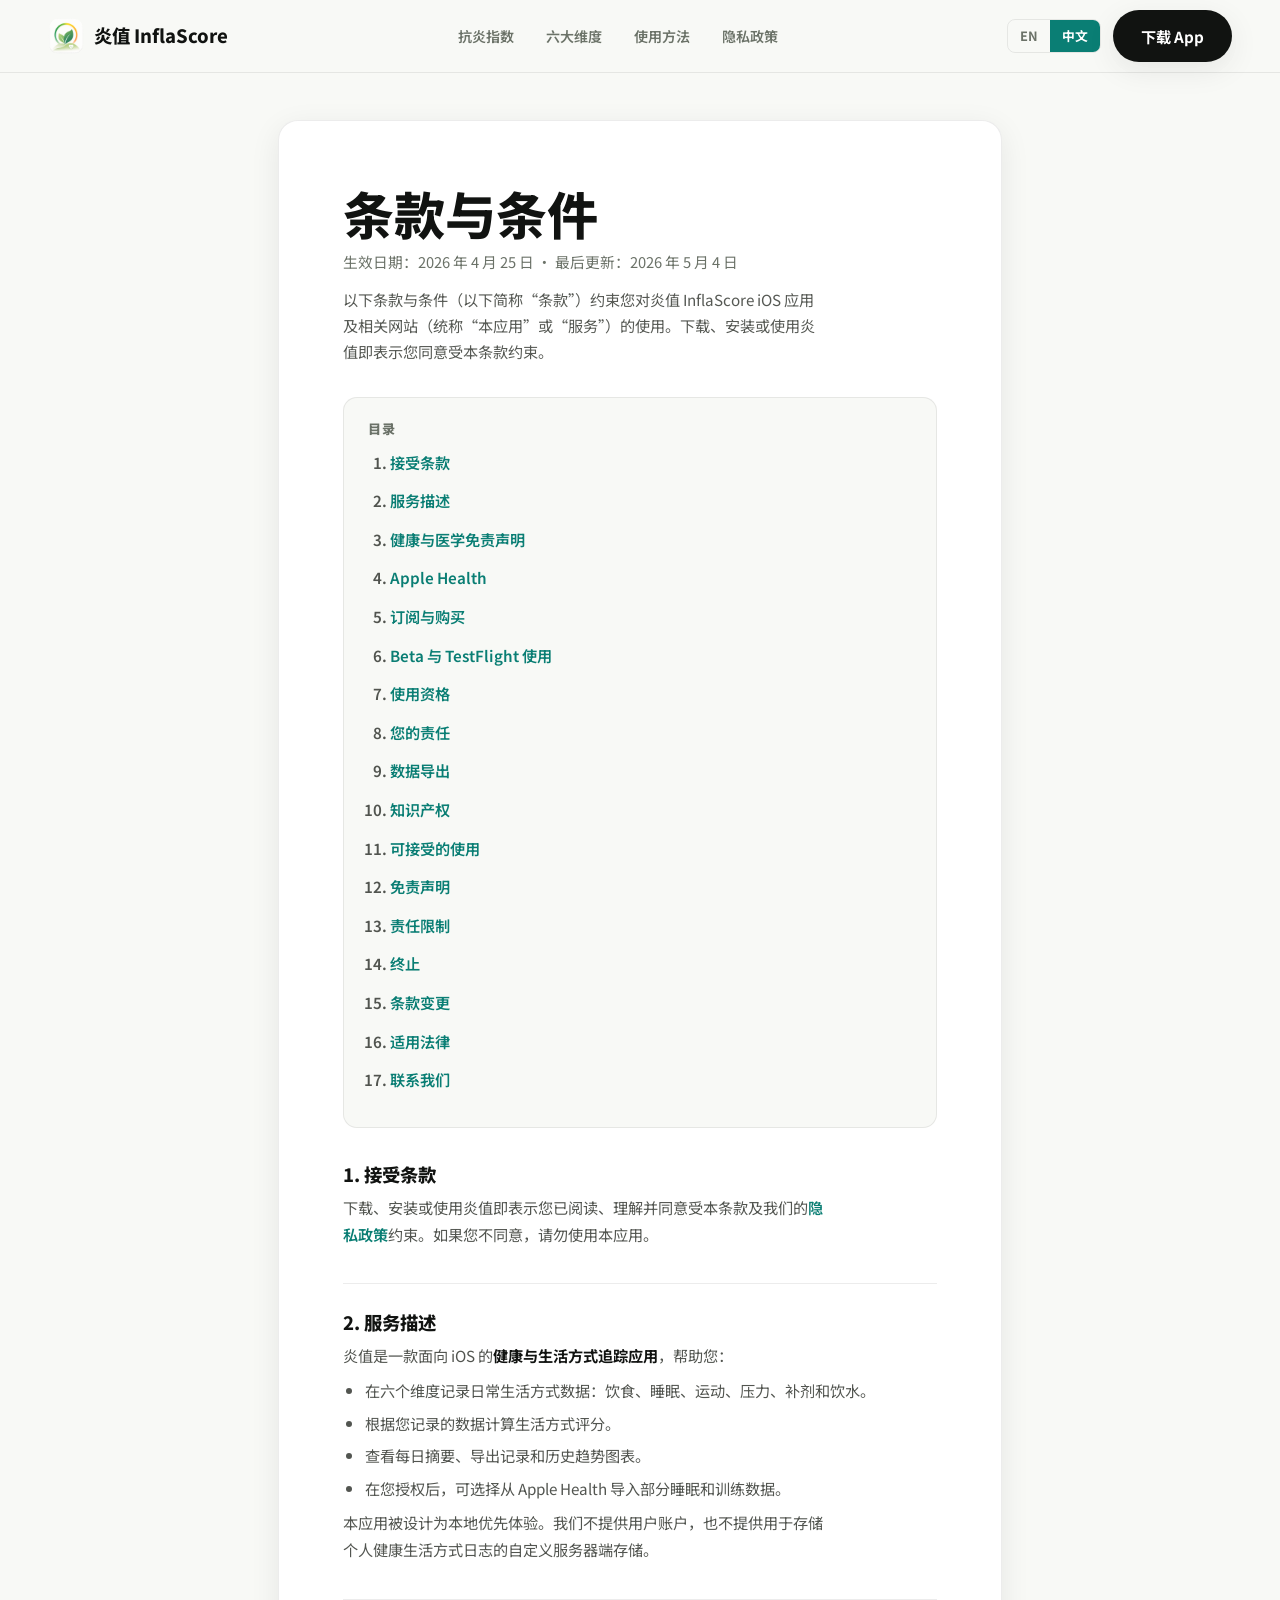
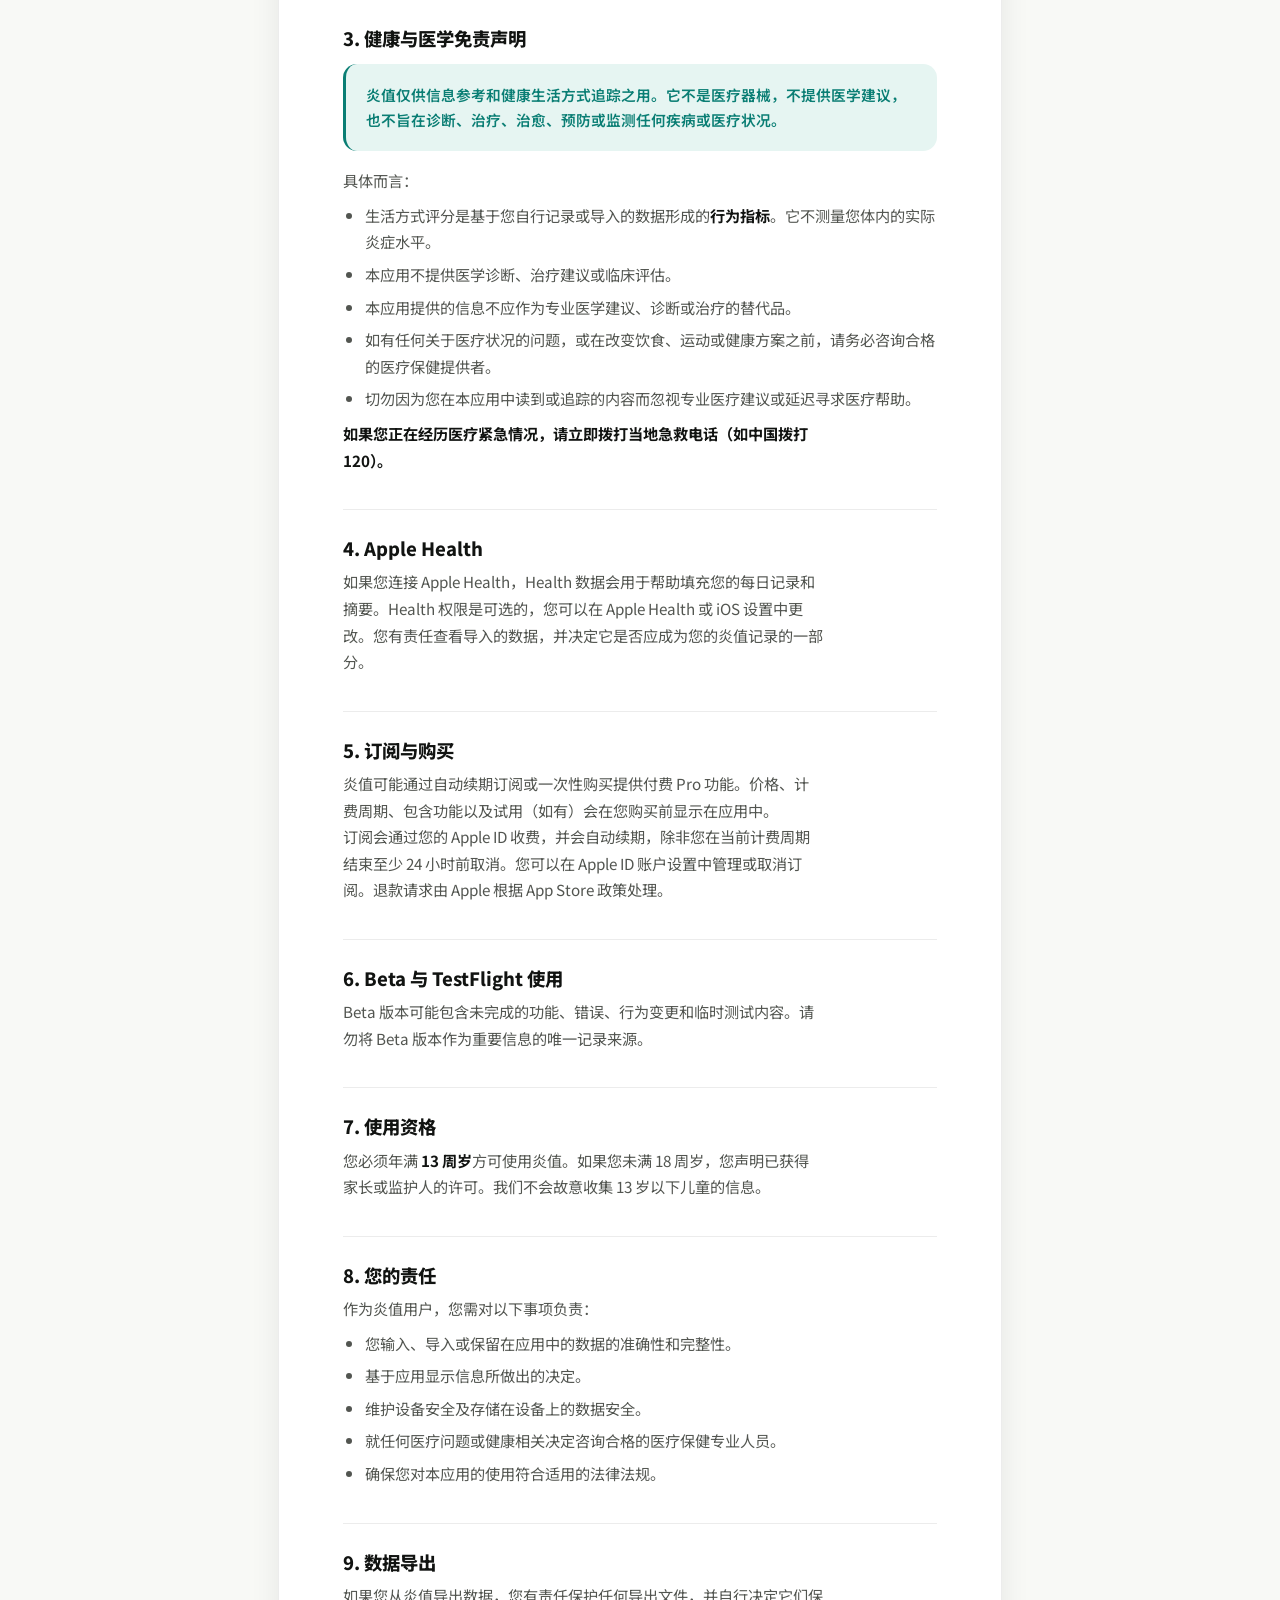
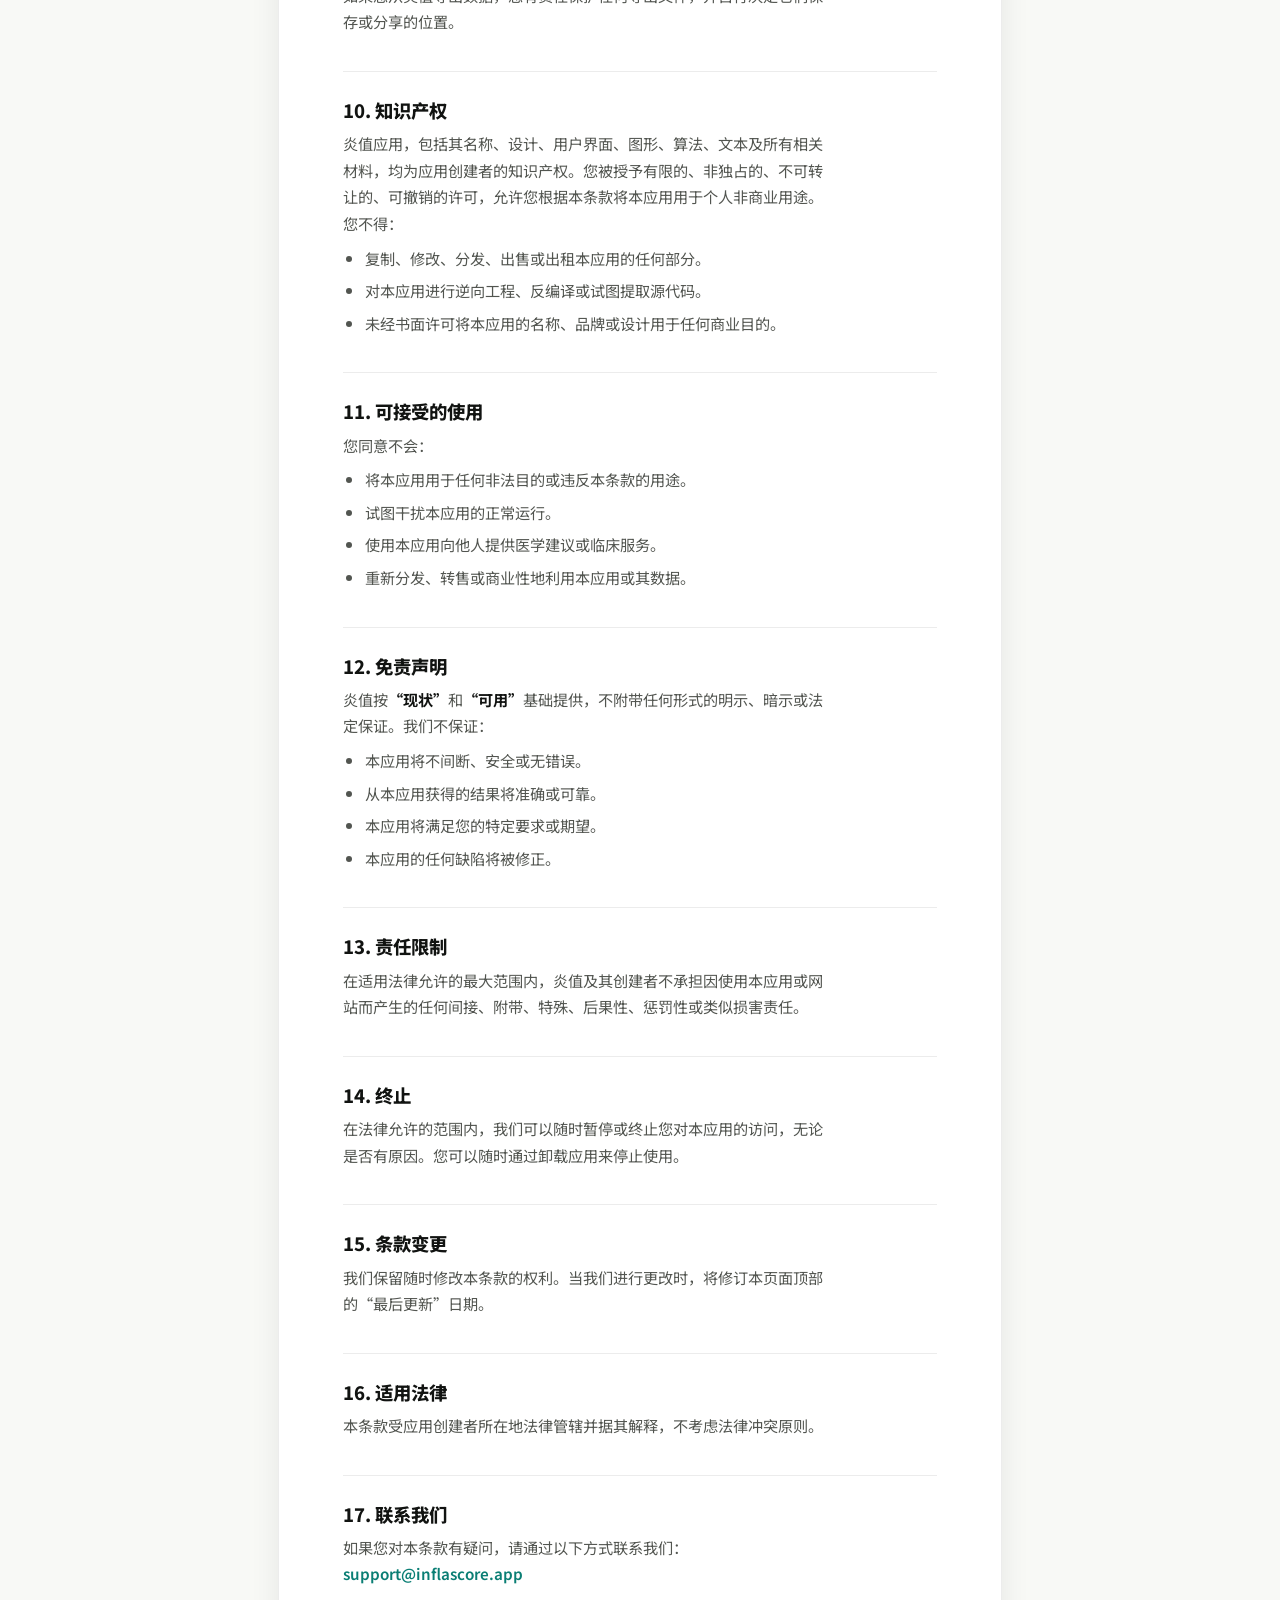
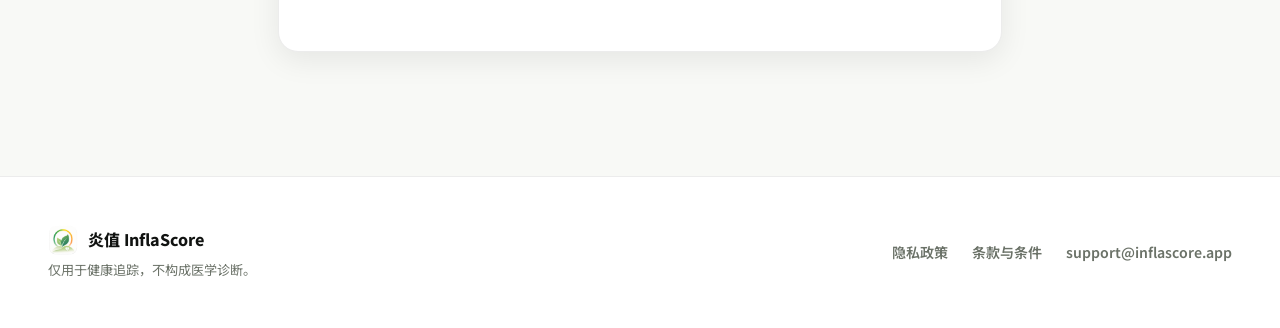
<file: public/terms-zh.html>
<!doctype html>
<html lang="zh-CN">
<head>
  <meta charset="utf-8">
  <meta name="viewport" content="width=device-width, initial-scale=1">
  <title>条款与条件 - 炎值 InflaScore</title>
  <meta name="description" content="炎值 InflaScore iOS 应用及网站的条款与条件。">
  <link rel="canonical" href="https://inflascore.app/terms-zh.html">
  <link rel="alternate" hreflang="en" href="https://inflascore.app/terms.html">
  <link rel="alternate" hreflang="zh-CN" href="https://inflascore.app/terms-zh.html">
  <link rel="alternate" hreflang="x-default" href="https://inflascore.app/terms.html">
  <link rel="preconnect" href="https://fonts.googleapis.com">
  <link rel="preconnect" href="https://fonts.gstatic.com" crossorigin>
  <link href="https://fonts.googleapis.com/css2?family=Plus+Jakarta+Sans:wght@400;500;600;700;800;900&family=Noto+Sans+SC:wght@400;500;600;700;800;900&display=swap" rel="stylesheet">
  <link rel="icon" href="favicon.ico" type="image/x-icon">
  <link rel="stylesheet" href="styles.css">
  <style>
    body { font-family: 'Noto Sans SC', 'Plus Jakarta Sans', ui-sans-serif, system-ui, sans-serif; }
  </style>
</head>
<body>

<header class="site-header">
  <nav class="nav container" aria-label="主导航">
    <a class="brand" href="index-zh.html" aria-label="炎值首页">
      <img src="logo-icon.png" alt="炎值" class="brand-icon" width="36" height="36">
      <span>炎值 InflaScore</span>
    </a>
    <div class="nav-links">
      <a href="index-zh.html#score">抗炎指数</a>
      <a href="index-zh.html#dimensions">六大维度</a>
      <a href="index-zh.html#how">使用方法</a>
      <a href="privacy-zh.html">隐私政策</a>
    </div>
    <div class="nav-actions">
      <div class="lang-switch">
        <a href="terms.html">EN</a>
        <a href="terms-zh.html" class="active">中文</a>
      </div>
      <a class="btn btn-primary" href="index-zh.html#download">下载 App</a>
    </div>
  </nav>
</header>

<main class="legal-header">
  <div class="legal-doc">
    <div class="legal-card">

      <h1>条款与条件</h1>
      <p class="date">生效日期：2026 年 4 月 25 日 &middot; 最后更新：2026 年 5 月 4 日</p>
      <p class="intro">以下条款与条件（以下简称“条款”）约束您对炎值 InflaScore iOS 应用及相关网站（统称“本应用”或“服务”）的使用。下载、安装或使用炎值即表示您同意受本条款约束。</p>

      <div class="legal-toc">
        <div class="toc-title">目录</div>
        <ol>
          <li><a href="#t1">接受条款</a></li>
          <li><a href="#t2">服务描述</a></li>
          <li><a href="#t3">健康与医学免责声明</a></li>
          <li><a href="#t4">Apple Health</a></li>
          <li><a href="#t5">订阅与购买</a></li>
          <li><a href="#t6">Beta 与 TestFlight 使用</a></li>
          <li><a href="#t7">使用资格</a></li>
          <li><a href="#t8">您的责任</a></li>
          <li><a href="#t9">数据导出</a></li>
          <li><a href="#t10">知识产权</a></li>
          <li><a href="#t11">可接受的使用</a></li>
          <li><a href="#t12">免责声明</a></li>
          <li><a href="#t13">责任限制</a></li>
          <li><a href="#t14">终止</a></li>
          <li><a href="#t15">条款变更</a></li>
          <li><a href="#t16">适用法律</a></li>
          <li><a href="#t17">联系我们</a></li>
        </ol>
      </div>

      <h2 id="t1">1. 接受条款</h2>
      <p>下载、安装或使用炎值即表示您已阅读、理解并同意受本条款及我们的<a href="privacy-zh.html">隐私政策</a>约束。如果您不同意，请勿使用本应用。</p>

      <h2 id="t2">2. 服务描述</h2>
      <p>炎值是一款面向 iOS 的<strong>健康与生活方式追踪应用</strong>，帮助您：</p>
      <ul>
        <li>在六个维度记录日常生活方式数据：饮食、睡眠、运动、压力、补剂和饮水。</li>
        <li>根据您记录的数据计算生活方式评分。</li>
        <li>查看每日摘要、导出记录和历史趋势图表。</li>
        <li>在您授权后，可选择从 Apple Health 导入部分睡眠和训练数据。</li>
      </ul>
      <p>本应用被设计为本地优先体验。我们不提供用户账户，也不提供用于存储个人健康生活方式日志的自定义服务器端存储。</p>

      <h2 id="t3">3. 健康与医学免责声明</h2>
      <div class="legal-highlight">
        <p>炎值仅供信息参考和健康生活方式追踪之用。它不是医疗器械，不提供医学建议，也不旨在诊断、治疗、治愈、预防或监测任何疾病或医疗状况。</p>
      </div>
      <p>具体而言：</p>
      <ul>
        <li>生活方式评分是基于您自行记录或导入的数据形成的<strong>行为指标</strong>。它不测量您体内的实际炎症水平。</li>
        <li>本应用不提供医学诊断、治疗建议或临床评估。</li>
        <li>本应用提供的信息不应作为专业医学建议、诊断或治疗的替代品。</li>
        <li>如有任何关于医疗状况的问题，或在改变饮食、运动或健康方案之前，请务必咨询合格的医疗保健提供者。</li>
        <li>切勿因为您在本应用中读到或追踪的内容而忽视专业医疗建议或延迟寻求医疗帮助。</li>
      </ul>
      <p><strong>如果您正在经历医疗紧急情况，请立即拨打当地急救电话（如中国拨打 120）。</strong></p>

      <h2 id="t4">4. Apple Health</h2>
      <p>如果您连接 Apple Health，Health 数据会用于帮助填充您的每日记录和摘要。Health 权限是可选的，您可以在 Apple Health 或 iOS 设置中更改。您有责任查看导入的数据，并决定它是否应成为您的炎值记录的一部分。</p>

      <h2 id="t5">5. 订阅与购买</h2>
      <p>炎值可能通过自动续期订阅或一次性购买提供付费 Pro 功能。价格、计费周期、包含功能以及试用（如有）会在您购买前显示在应用中。</p>
      <p>订阅会通过您的 Apple ID 收费，并会自动续期，除非您在当前计费周期结束至少 24 小时前取消。您可以在 Apple ID 账户设置中管理或取消订阅。退款请求由 Apple 根据 App Store 政策处理。</p>

      <h2 id="t6">6. Beta 与 TestFlight 使用</h2>
      <p>Beta 版本可能包含未完成的功能、错误、行为变更和临时测试内容。请勿将 Beta 版本作为重要信息的唯一记录来源。</p>

      <h2 id="t7">7. 使用资格</h2>
      <p>您必须年满 <strong>13 周岁</strong>方可使用炎值。如果您未满 18 周岁，您声明已获得家长或监护人的许可。我们不会故意收集 13 岁以下儿童的信息。</p>

      <h2 id="t8">8. 您的责任</h2>
      <p>作为炎值用户，您需对以下事项负责：</p>
      <ul>
        <li>您输入、导入或保留在应用中的数据的准确性和完整性。</li>
        <li>基于应用显示信息所做出的决定。</li>
        <li>维护设备安全及存储在设备上的数据安全。</li>
        <li>就任何医疗问题或健康相关决定咨询合格的医疗保健专业人员。</li>
        <li>确保您对本应用的使用符合适用的法律法规。</li>
      </ul>

      <h2 id="t9">9. 数据导出</h2>
      <p>如果您从炎值导出数据，您有责任保护任何导出文件，并自行决定它们保存或分享的位置。</p>

      <h2 id="t10">10. 知识产权</h2>
      <p>炎值应用，包括其名称、设计、用户界面、图形、算法、文本及所有相关材料，均为应用创建者的知识产权。您被授予有限的、非独占的、不可转让的、可撤销的许可，允许您根据本条款将本应用用于个人非商业用途。</p>
      <p>您不得：</p>
      <ul>
        <li>复制、修改、分发、出售或出租本应用的任何部分。</li>
        <li>对本应用进行逆向工程、反编译或试图提取源代码。</li>
        <li>未经书面许可将本应用的名称、品牌或设计用于任何商业目的。</li>
      </ul>

      <h2 id="t11">11. 可接受的使用</h2>
      <p>您同意不会：</p>
      <ul>
        <li>将本应用用于任何非法目的或违反本条款的用途。</li>
        <li>试图干扰本应用的正常运行。</li>
        <li>使用本应用向他人提供医学建议或临床服务。</li>
        <li>重新分发、转售或商业性地利用本应用或其数据。</li>
      </ul>

      <h2 id="t12">12. 免责声明</h2>
      <p>炎值按<strong>“现状”</strong>和<strong>“可用”</strong>基础提供，不附带任何形式的明示、暗示或法定保证。我们不保证：</p>
      <ul>
        <li>本应用将不间断、安全或无错误。</li>
        <li>从本应用获得的结果将准确或可靠。</li>
        <li>本应用将满足您的特定要求或期望。</li>
        <li>本应用的任何缺陷将被修正。</li>
      </ul>

      <h2 id="t13">13. 责任限制</h2>
      <p>在适用法律允许的最大范围内，炎值及其创建者不承担因使用本应用或网站而产生的任何间接、附带、特殊、后果性、惩罚性或类似损害责任。</p>

      <h2 id="t14">14. 终止</h2>
      <p>在法律允许的范围内，我们可以随时暂停或终止您对本应用的访问，无论是否有原因。您可以随时通过卸载应用来停止使用。</p>

      <h2 id="t15">15. 条款变更</h2>
      <p>我们保留随时修改本条款的权利。当我们进行更改时，将修订本页面顶部的“最后更新”日期。</p>

      <h2 id="t16">16. 适用法律</h2>
      <p>本条款受应用创建者所在地法律管辖并据其解释，不考虑法律冲突原则。</p>

      <h2 id="t17">17. 联系我们</h2>
      <p>如果您对本条款有疑问，请通过以下方式联系我们：</p>
      <p><a href="mailto:support@inflascore.app">support@inflascore.app</a></p>

    </div>
  </div>
</main>

<footer class="site-footer">
  <div class="footer-inner container">
    <div>
      <div class="footer-brand">
        <img src="logo-icon.png" alt="炎值" class="brand-icon" width="30" height="30">
        <span>炎值 InflaScore</span>
      </div>
      <div class="footer-disclaimer">仅用于健康追踪，不构成医学诊断。</div>
    </div>
    <div class="footer-links">
      <a href="privacy-zh.html">隐私政策</a>
      <a href="terms-zh.html">条款与条件</a>
      <a href="mailto:support@inflascore.app">support@inflascore.app</a>
    </div>
  </div>
</footer>
</body>
</html>
</file>
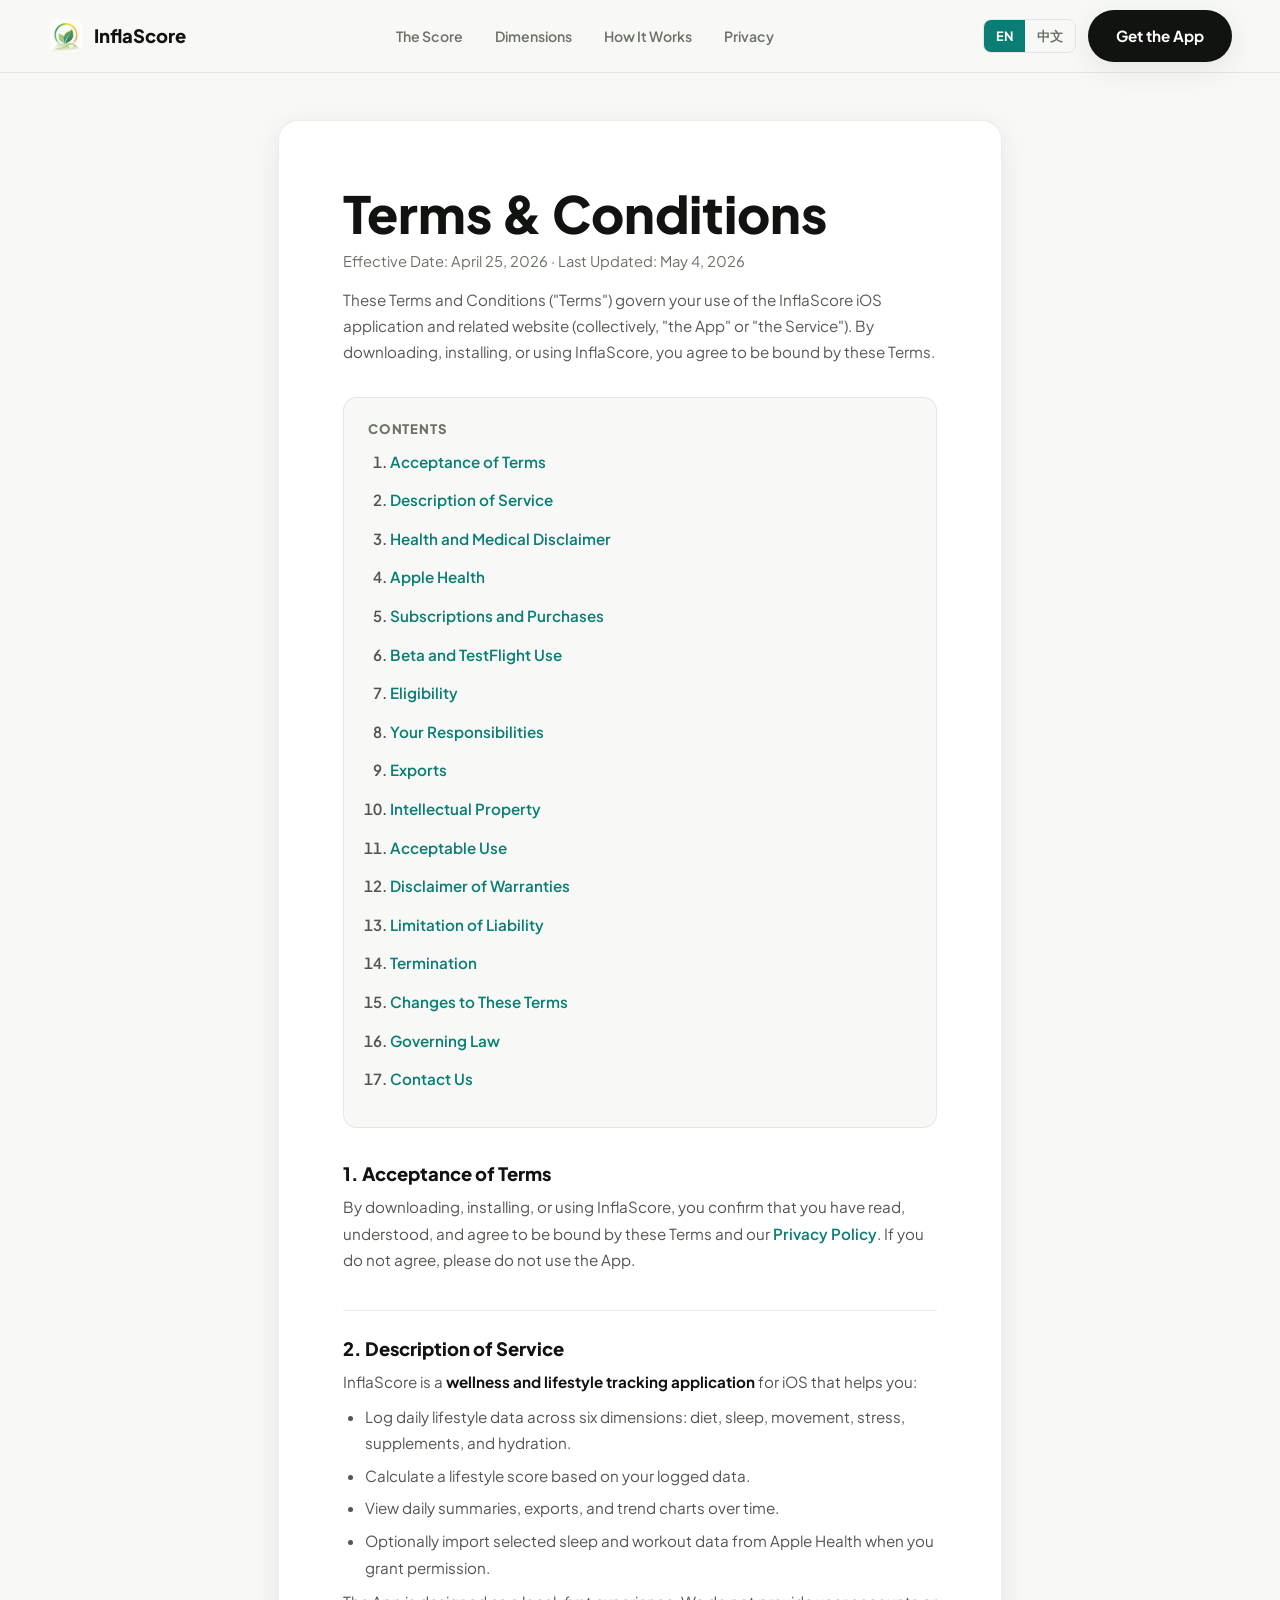
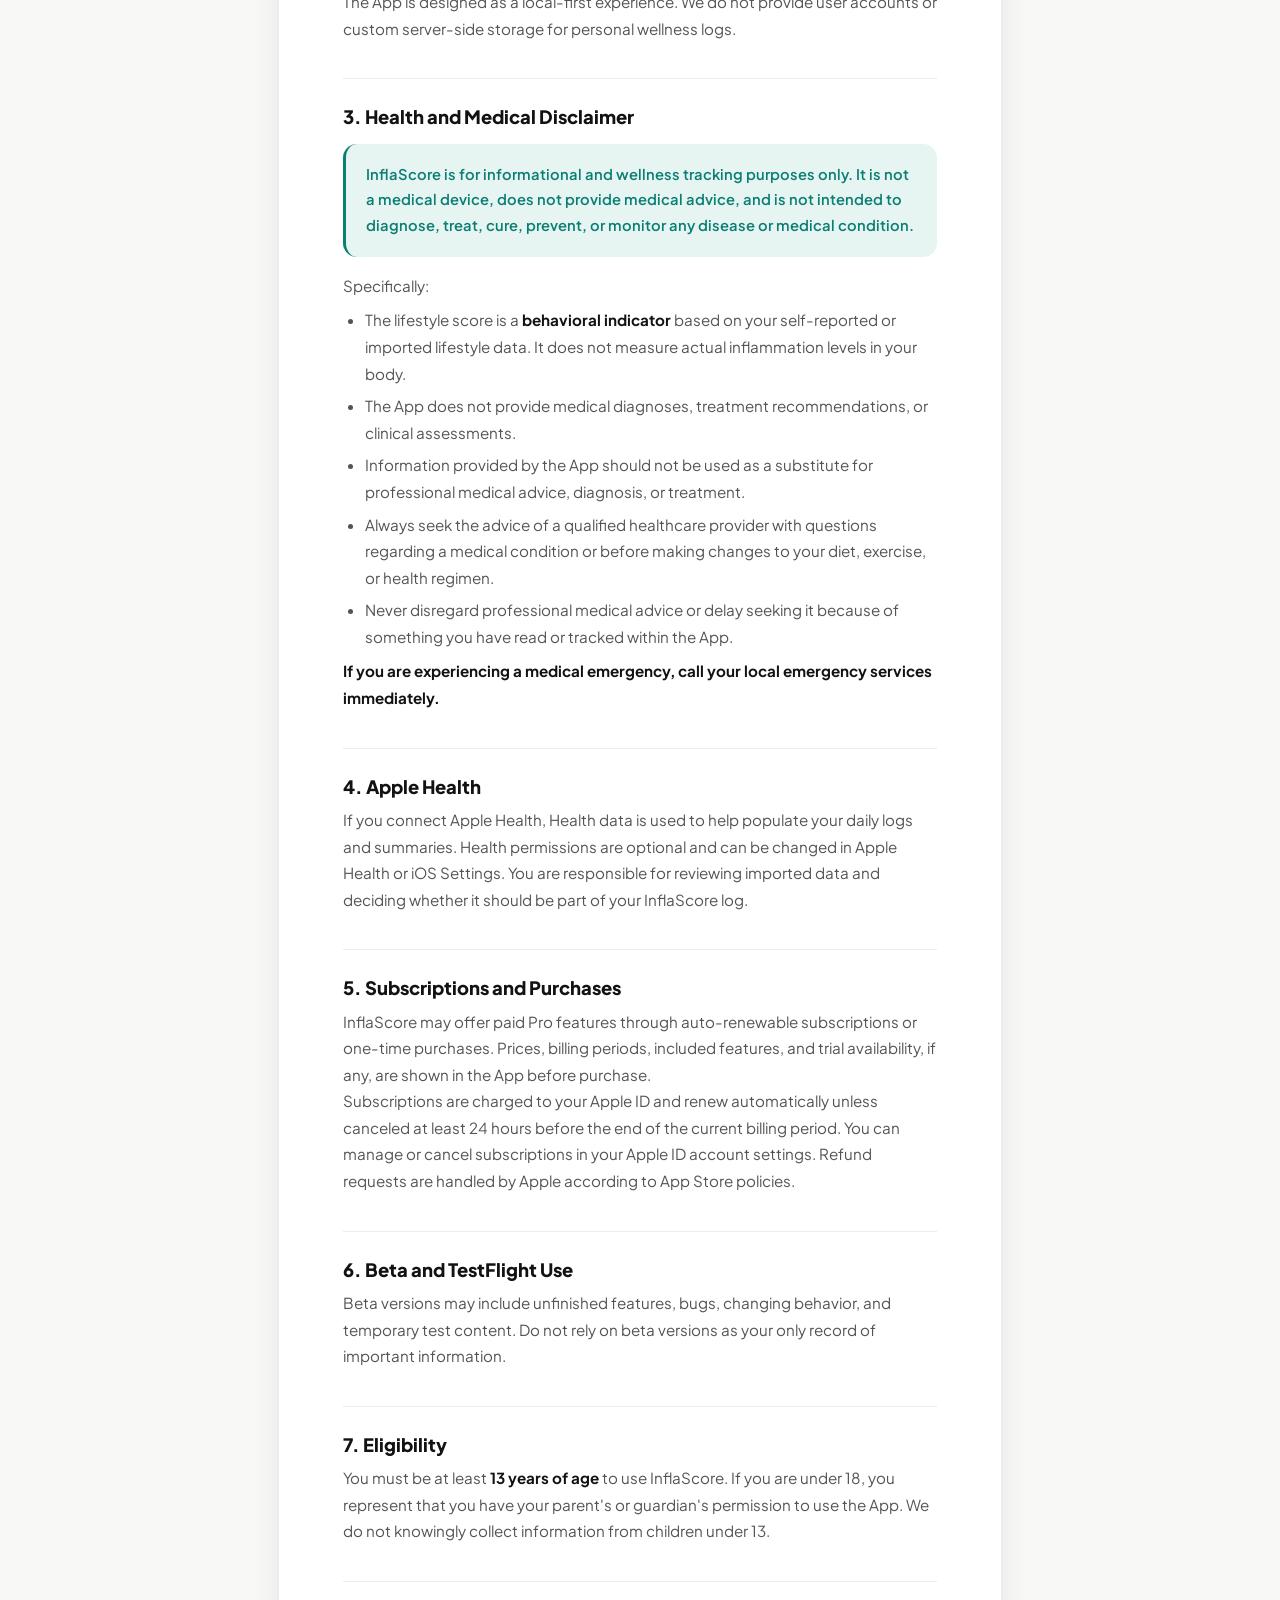
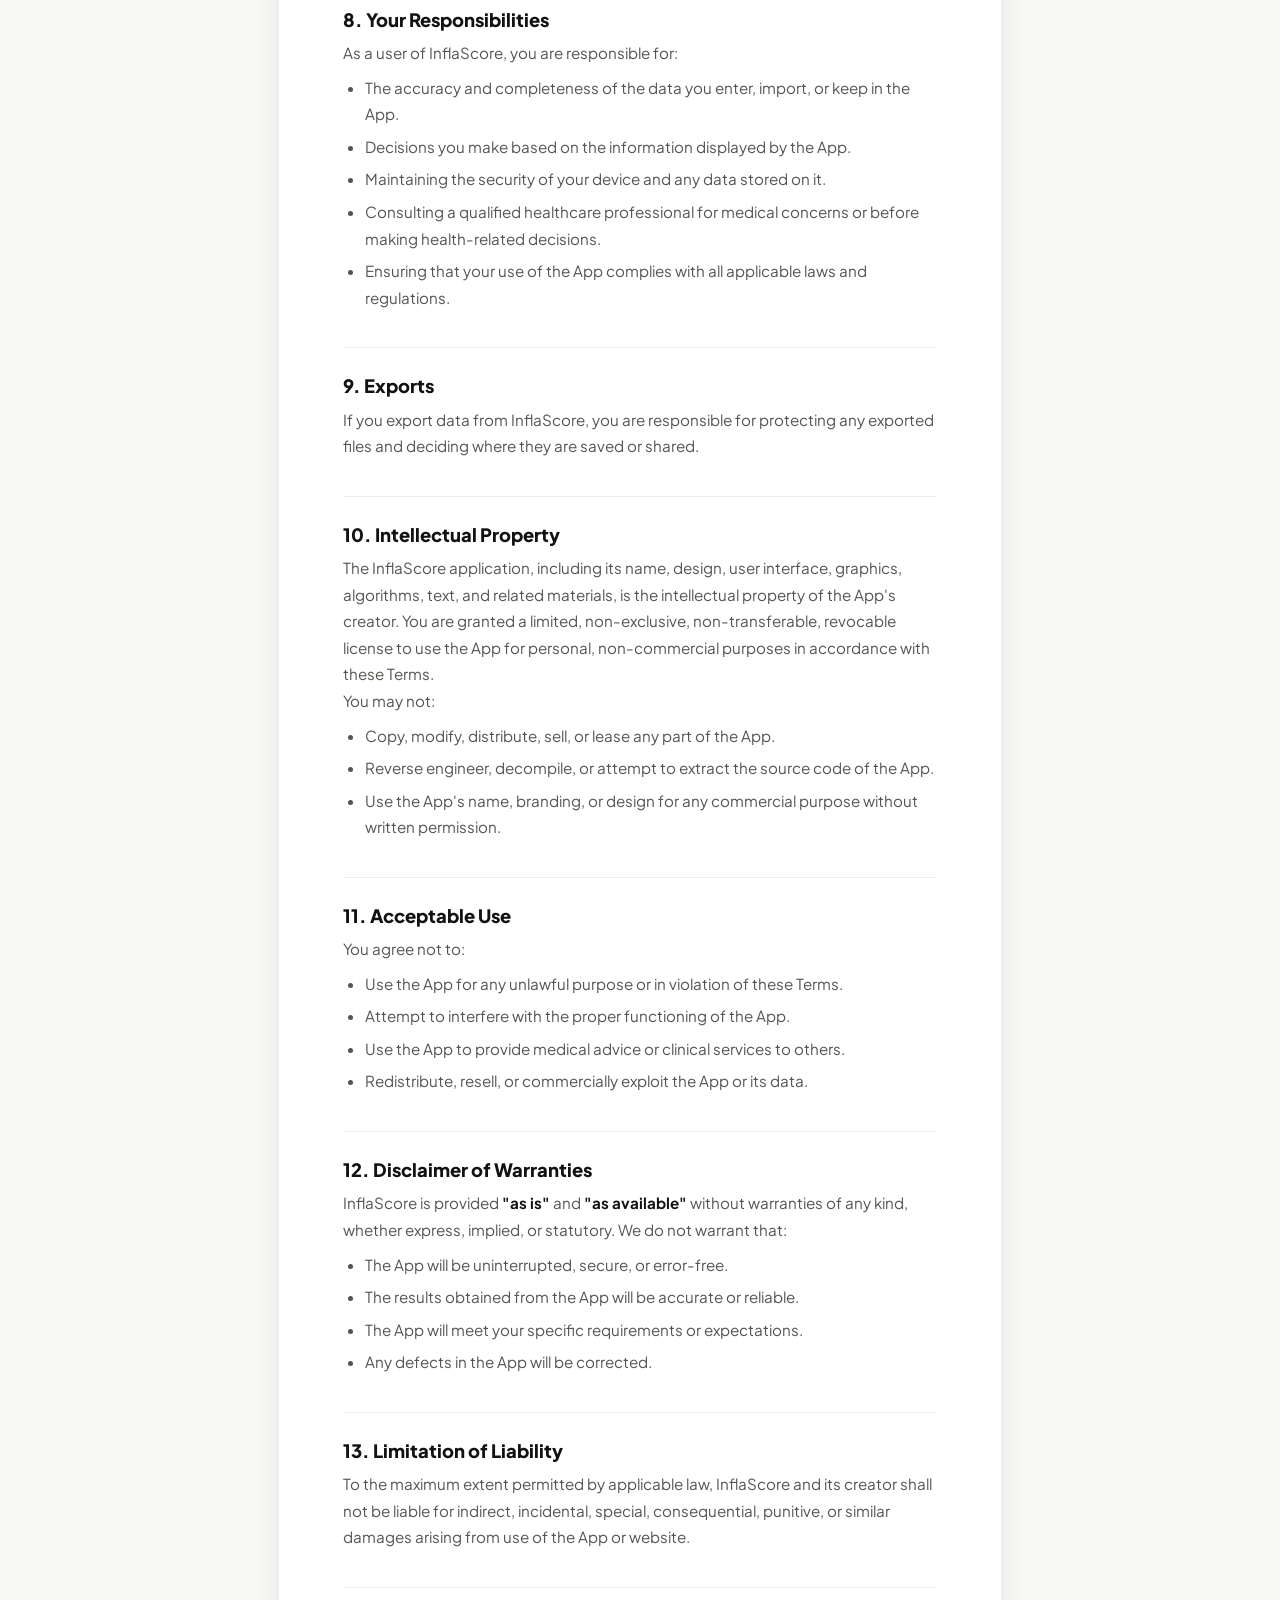
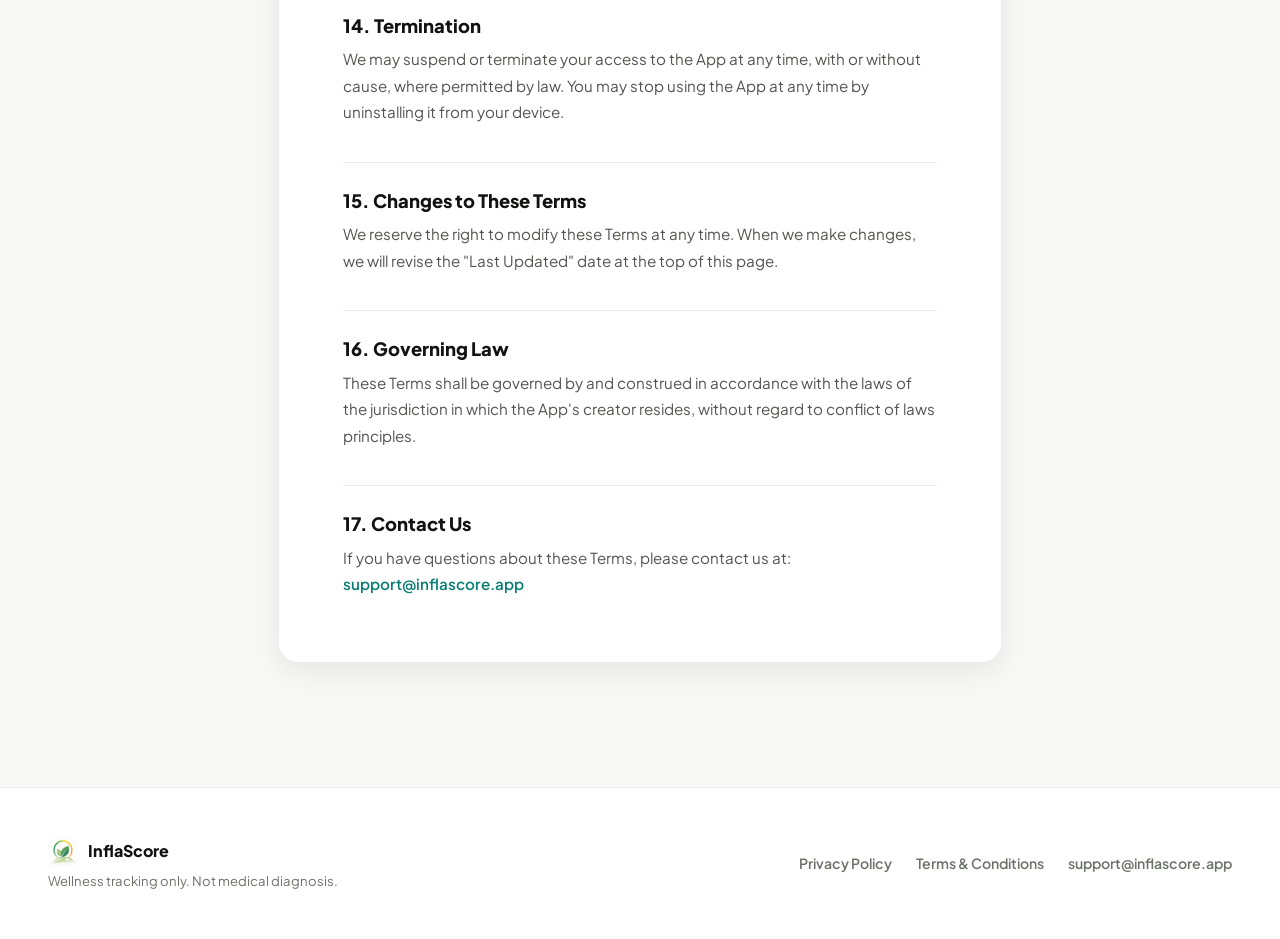
<file: public/terms.html>
<!doctype html>
<html lang="en">
<head>
  <meta charset="utf-8">
  <meta name="viewport" content="width=device-width, initial-scale=1">
  <title>Terms & Conditions - InflaScore</title>
  <meta name="description" content="Terms and Conditions for InflaScore, the anti-inflammatory lifestyle tracker for iOS.">
  <link rel="canonical" href="https://inflascore.app/terms.html">
  <link rel="alternate" hreflang="en" href="https://inflascore.app/terms.html">
  <link rel="alternate" hreflang="zh-CN" href="https://inflascore.app/terms-zh.html">
  <link rel="alternate" hreflang="x-default" href="https://inflascore.app/terms.html">
  <link rel="preconnect" href="https://fonts.googleapis.com">
  <link rel="preconnect" href="https://fonts.gstatic.com" crossorigin>
  <link href="https://fonts.googleapis.com/css2?family=Plus+Jakarta+Sans:wght@400;500;600;700;800;900&display=swap" rel="stylesheet">
  <link rel="icon" href="favicon.ico" type="image/x-icon">
  <link rel="stylesheet" href="styles.css">
</head>
<body>

<header class="site-header">
  <nav class="nav container" aria-label="Main navigation">
    <a class="brand" href="index.html" aria-label="InflaScore home">
      <img src="logo-icon.png" alt="InflaScore" class="brand-icon" width="36" height="36">
      <span>InflaScore</span>
    </a>
    <div class="nav-links">
      <a href="index.html#score">The Score</a>
      <a href="index.html#dimensions">Dimensions</a>
      <a href="index.html#how">How It Works</a>
      <a href="privacy.html">Privacy</a>
    </div>
    <div class="nav-actions">
      <div class="lang-switch">
        <a href="terms.html" class="active">EN</a>
        <a href="terms-zh.html">中文</a>
      </div>
      <a class="btn btn-primary" href="index.html#download">Get the App</a>
    </div>
  </nav>
</header>

<main class="legal-header">
  <div class="legal-doc">
    <div class="legal-card">

      <h1>Terms & Conditions</h1>
      <p class="date">Effective Date: April 25, 2026 &middot; Last Updated: May 4, 2026</p>
      <p class="intro">These Terms and Conditions ("Terms") govern your use of the InflaScore iOS application and related website (collectively, "the App" or "the Service"). By downloading, installing, or using InflaScore, you agree to be bound by these Terms.</p>

      <div class="legal-toc">
        <div class="toc-title">Contents</div>
        <ol>
          <li><a href="#t1">Acceptance of Terms</a></li>
          <li><a href="#t2">Description of Service</a></li>
          <li><a href="#t3">Health and Medical Disclaimer</a></li>
          <li><a href="#t4">Apple Health</a></li>
          <li><a href="#t5">Subscriptions and Purchases</a></li>
          <li><a href="#t6">Beta and TestFlight Use</a></li>
          <li><a href="#t7">Eligibility</a></li>
          <li><a href="#t8">Your Responsibilities</a></li>
          <li><a href="#t9">Exports</a></li>
          <li><a href="#t10">Intellectual Property</a></li>
          <li><a href="#t11">Acceptable Use</a></li>
          <li><a href="#t12">Disclaimer of Warranties</a></li>
          <li><a href="#t13">Limitation of Liability</a></li>
          <li><a href="#t14">Termination</a></li>
          <li><a href="#t15">Changes to These Terms</a></li>
          <li><a href="#t16">Governing Law</a></li>
          <li><a href="#t17">Contact Us</a></li>
        </ol>
      </div>

      <h2 id="t1">1. Acceptance of Terms</h2>
      <p>By downloading, installing, or using InflaScore, you confirm that you have read, understood, and agree to be bound by these Terms and our <a href="privacy.html">Privacy Policy</a>. If you do not agree, please do not use the App.</p>

      <h2 id="t2">2. Description of Service</h2>
      <p>InflaScore is a <strong>wellness and lifestyle tracking application</strong> for iOS that helps you:</p>
      <ul>
        <li>Log daily lifestyle data across six dimensions: diet, sleep, movement, stress, supplements, and hydration.</li>
        <li>Calculate a lifestyle score based on your logged data.</li>
        <li>View daily summaries, exports, and trend charts over time.</li>
        <li>Optionally import selected sleep and workout data from Apple Health when you grant permission.</li>
      </ul>
      <p>The App is designed as a local-first experience. We do not provide user accounts or custom server-side storage for personal wellness logs.</p>

      <h2 id="t3">3. Health and Medical Disclaimer</h2>
      <div class="legal-highlight">
        <p>InflaScore is for informational and wellness tracking purposes only. It is not a medical device, does not provide medical advice, and is not intended to diagnose, treat, cure, prevent, or monitor any disease or medical condition.</p>
      </div>
      <p>Specifically:</p>
      <ul>
        <li>The lifestyle score is a <strong>behavioral indicator</strong> based on your self-reported or imported lifestyle data. It does not measure actual inflammation levels in your body.</li>
        <li>The App does not provide medical diagnoses, treatment recommendations, or clinical assessments.</li>
        <li>Information provided by the App should not be used as a substitute for professional medical advice, diagnosis, or treatment.</li>
        <li>Always seek the advice of a qualified healthcare provider with questions regarding a medical condition or before making changes to your diet, exercise, or health regimen.</li>
        <li>Never disregard professional medical advice or delay seeking it because of something you have read or tracked within the App.</li>
      </ul>
      <p><strong>If you are experiencing a medical emergency, call your local emergency services immediately.</strong></p>

      <h2 id="t4">4. Apple Health</h2>
      <p>If you connect Apple Health, Health data is used to help populate your daily logs and summaries. Health permissions are optional and can be changed in Apple Health or iOS Settings. You are responsible for reviewing imported data and deciding whether it should be part of your InflaScore log.</p>

      <h2 id="t5">5. Subscriptions and Purchases</h2>
      <p>InflaScore may offer paid Pro features through auto-renewable subscriptions or one-time purchases. Prices, billing periods, included features, and trial availability, if any, are shown in the App before purchase.</p>
      <p>Subscriptions are charged to your Apple ID and renew automatically unless canceled at least 24 hours before the end of the current billing period. You can manage or cancel subscriptions in your Apple ID account settings. Refund requests are handled by Apple according to App Store policies.</p>

      <h2 id="t6">6. Beta and TestFlight Use</h2>
      <p>Beta versions may include unfinished features, bugs, changing behavior, and temporary test content. Do not rely on beta versions as your only record of important information.</p>

      <h2 id="t7">7. Eligibility</h2>
      <p>You must be at least <strong>13 years of age</strong> to use InflaScore. If you are under 18, you represent that you have your parent's or guardian's permission to use the App. We do not knowingly collect information from children under 13.</p>

      <h2 id="t8">8. Your Responsibilities</h2>
      <p>As a user of InflaScore, you are responsible for:</p>
      <ul>
        <li>The accuracy and completeness of the data you enter, import, or keep in the App.</li>
        <li>Decisions you make based on the information displayed by the App.</li>
        <li>Maintaining the security of your device and any data stored on it.</li>
        <li>Consulting a qualified healthcare professional for medical concerns or before making health-related decisions.</li>
        <li>Ensuring that your use of the App complies with all applicable laws and regulations.</li>
      </ul>

      <h2 id="t9">9. Exports</h2>
      <p>If you export data from InflaScore, you are responsible for protecting any exported files and deciding where they are saved or shared.</p>

      <h2 id="t10">10. Intellectual Property</h2>
      <p>The InflaScore application, including its name, design, user interface, graphics, algorithms, text, and related materials, is the intellectual property of the App's creator. You are granted a limited, non-exclusive, non-transferable, revocable license to use the App for personal, non-commercial purposes in accordance with these Terms.</p>
      <p>You may not:</p>
      <ul>
        <li>Copy, modify, distribute, sell, or lease any part of the App.</li>
        <li>Reverse engineer, decompile, or attempt to extract the source code of the App.</li>
        <li>Use the App's name, branding, or design for any commercial purpose without written permission.</li>
      </ul>

      <h2 id="t11">11. Acceptable Use</h2>
      <p>You agree not to:</p>
      <ul>
        <li>Use the App for any unlawful purpose or in violation of these Terms.</li>
        <li>Attempt to interfere with the proper functioning of the App.</li>
        <li>Use the App to provide medical advice or clinical services to others.</li>
        <li>Redistribute, resell, or commercially exploit the App or its data.</li>
      </ul>

      <h2 id="t12">12. Disclaimer of Warranties</h2>
      <p>InflaScore is provided <strong>"as is"</strong> and <strong>"as available"</strong> without warranties of any kind, whether express, implied, or statutory. We do not warrant that:</p>
      <ul>
        <li>The App will be uninterrupted, secure, or error-free.</li>
        <li>The results obtained from the App will be accurate or reliable.</li>
        <li>The App will meet your specific requirements or expectations.</li>
        <li>Any defects in the App will be corrected.</li>
      </ul>

      <h2 id="t13">13. Limitation of Liability</h2>
      <p>To the maximum extent permitted by applicable law, InflaScore and its creator shall not be liable for indirect, incidental, special, consequential, punitive, or similar damages arising from use of the App or website.</p>

      <h2 id="t14">14. Termination</h2>
      <p>We may suspend or terminate your access to the App at any time, with or without cause, where permitted by law. You may stop using the App at any time by uninstalling it from your device.</p>

      <h2 id="t15">15. Changes to These Terms</h2>
      <p>We reserve the right to modify these Terms at any time. When we make changes, we will revise the "Last Updated" date at the top of this page.</p>

      <h2 id="t16">16. Governing Law</h2>
      <p>These Terms shall be governed by and construed in accordance with the laws of the jurisdiction in which the App's creator resides, without regard to conflict of laws principles.</p>

      <h2 id="t17">17. Contact Us</h2>
      <p>If you have questions about these Terms, please contact us at:</p>
      <p><a href="mailto:support@inflascore.app">support@inflascore.app</a></p>

    </div>
  </div>
</main>

<footer class="site-footer">
  <div class="footer-inner container">
    <div>
      <div class="footer-brand">
        <img src="logo-icon.png" alt="InflaScore" class="brand-icon" width="30" height="30">
        <span>InflaScore</span>
      </div>
      <div class="footer-disclaimer">Wellness tracking only. Not medical diagnosis.</div>
    </div>
    <div class="footer-links">
      <a href="privacy.html">Privacy Policy</a>
      <a href="terms.html">Terms & Conditions</a>
      <a href="mailto:support@inflascore.app">support@inflascore.app</a>
    </div>
  </div>
</footer>
</body>
</html>
</file>
<file: public/styles.css>
/* ===== FOUNDATION ===== */
:root {
  --bg: #f8f9f6;
  --bg-warm: #f3f0eb;
  --surface: #ffffff;
  --surface-glass: rgba(255,255,255,.72);
  --ink: #111311;
  --text: #2c3029;
  --muted: #6b7268;
  --line: rgba(17,19,17,.08);
  --primary: #0a7e74;
  --primary-light: #10a396;
  --primary-pale: #e6f5f2;
  --accent: #e8734a;
  --accent-pale: #fef0eb;
  --mint: #a8ddc8;
  --blue: #89c6da;
  --amber: #f0c46d;
  --coral: #e49373;
  --red: #c55b55;
  --shadow-sm: 0 2px 8px rgba(17,19,17,.05);
  --shadow-md: 0 8px 30px rgba(17,19,17,.08);
  --shadow-lg: 0 20px 60px rgba(17,19,17,.10);
  --shadow-xl: 0 32px 80px rgba(17,19,17,.12);
  --radius: 14px;
  --radius-sm: 8px;
  --radius-lg: 20px;
  --max-w: 1200px;
  --gutter: clamp(20px, 4vw, 48px);
}

* { box-sizing: border-box; margin: 0; padding: 0; }
html { scroll-behavior: smooth; -webkit-text-size-adjust: 100%; }
body {
  font-family: 'Plus Jakarta Sans', ui-sans-serif, system-ui, -apple-system, sans-serif;
  background: var(--bg);
  color: var(--text);
  line-height: 1.6;
  overflow-x: hidden;
}
a { color: inherit; text-decoration: none; }
img { max-width: 100%; display: block; }
button { font: inherit; cursor: pointer; border: none; background: none; }

/* ===== TYPOGRAPHY ===== */
h1, h2, h3 { color: var(--ink); font-weight: 800; line-height: 1.1; }
h1 { font-size: clamp(2.8rem, 5.5vw, 4.6rem); letter-spacing: 0; }
h2 { font-size: clamp(2rem, 3.8vw, 3.2rem); letter-spacing: 0; }
h3 { font-size: clamp(1.15rem, 1.6vw, 1.4rem); }
p { max-width: 60ch; }

/* ===== LAYOUT ===== */
.container { width: min(var(--max-w), calc(100% - var(--gutter) * 2)); margin: 0 auto; }
.section { padding: clamp(72px, 10vw, 140px) 0; }

/* ===== BUTTONS ===== */
.btn {
  display: inline-flex; align-items: center; justify-content: center; gap: 8px;
  min-height: 52px; padding: 0 28px; border-radius: 50px; font-weight: 700; font-size: .95rem;
  transition: transform .22s ease, box-shadow .22s ease;
}
.btn:hover { transform: translateY(-2px); }
.btn:active { transform: translateY(0); }
.btn-primary { background: var(--ink); color: #fff; box-shadow: var(--shadow-md); }
.btn-primary:hover { box-shadow: var(--shadow-lg); }
.btn-accent { background: var(--primary); color: #fff; box-shadow: 0 4px 20px rgba(10,126,116,.25); }
.btn-accent:hover { box-shadow: 0 8px 30px rgba(10,126,116,.35); }
.btn-ghost { background: var(--surface); color: var(--ink); border: 1px solid var(--line); box-shadow: var(--shadow-sm); }
.btn-ghost:hover { border-color: var(--primary); color: var(--primary); }
.btn-lg { min-height: 58px; padding: 0 36px; font-size: 1.05rem; }
.btn-icon { width: 22px; height: 22px; flex-shrink: 0; }

/* ===== BADGES ===== */
.badge {
  display: inline-flex; align-items: center; gap: 6px;
  padding: 6px 14px; border-radius: 50px; font-size: .78rem; font-weight: 700;
  letter-spacing: .03em; text-transform: uppercase;
}
.badge-primary { background: var(--primary-pale); color: var(--primary); }
.badge-accent { background: var(--accent-pale); color: var(--accent); }

/* ===== NAV ===== */
.site-header {
  position: fixed; top: 0; left: 0; right: 0; z-index: 100;
  background: rgba(248,249,246,.82); backdrop-filter: blur(20px) saturate(1.4);
  border-bottom: 1px solid var(--line);
  transition: background .3s ease;
}
.nav {
  display: flex; align-items: center; justify-content: space-between;
  min-height: 72px; gap: 24px;
}
.brand {
  display: flex; align-items: center; gap: 10px;
  font-size: 1.15rem; font-weight: 800; color: var(--ink);
  flex-shrink: 0;
}
.brand-icon {
  width: 36px; height: 36px; border-radius: 10px;
  display: block; object-fit: contain;
  flex-shrink: 0;
}
.nav-links { display: flex; align-items: center; gap: 32px; }
.nav-links a {
  font-size: .88rem; font-weight: 600; color: var(--muted);
  transition: color .2s ease;
}
.nav-links a:hover { color: var(--primary); }
.nav-actions { display: flex; align-items: center; gap: 12px; }
.lang-switch {
  display: inline-flex; align-items: center; gap: 0;
  border: 1px solid var(--line); border-radius: 8px; overflow: hidden;
  font-size: .8rem; font-weight: 700;
}
.lang-switch a {
  padding: 6px 12px; color: var(--muted); transition: background .2s ease, color .2s ease;
}
.lang-switch a:hover { background: var(--primary-pale); color: var(--primary); }
.lang-switch a.active { background: var(--primary); color: #fff; }

/* ===== HERO ===== */
.hero {
  padding-top: calc(72px + clamp(60px, 8vw, 100px));
  padding-bottom: clamp(60px, 8vw, 100px);
  display: grid; grid-template-columns: 1fr 1fr;
  gap: clamp(40px, 6vw, 80px); align-items: center;
  position: relative;
}
.hero::before {
  content: ''; position: absolute; top: -120px; right: -200px;
  width: 700px; height: 700px; border-radius: 50%;
  background: radial-gradient(circle, rgba(168,221,200,.25), transparent 70%);
  pointer-events: none;
}
.hero-content { position: relative; z-index: 1; }
.hero-content .badge { margin-bottom: 20px; }
.hero h1 { margin: 16px 0 20px; }
.hero-sub {
  font-size: clamp(1.05rem, 1.5vw, 1.2rem); color: var(--muted);
  line-height: 1.7; max-width: 520px; margin-bottom: 36px;
}
.hero-actions { display: flex; gap: 14px; flex-wrap: wrap; margin-bottom: 48px; }
.hero-metrics {
  display: flex; gap: 0; border-top: 1px solid var(--line); padding-top: 28px;
}
.hero-metrics div { flex: 1; }
.hero-metrics div + div { border-left: 1px solid var(--line); padding-left: 24px; }
.metric-value { font-size: 1.6rem; font-weight: 800; color: var(--ink); line-height: 1; }
.metric-label { font-size: .82rem; color: var(--muted); margin-top: 4px; }

/* phone mockup */
.hero-visual { position: relative; z-index: 1; }
.phone-wrap { position: relative; max-width: 340px; margin: 0 auto; }
.phone-float {
  position: absolute; padding: 14px 18px; border-radius: var(--radius);
  background: var(--surface-glass); backdrop-filter: blur(16px);
  border: 1px solid rgba(255,255,255,.6); box-shadow: var(--shadow-lg);
  font-size: .82rem; font-weight: 700; white-space: nowrap;
  animation: float 4s ease-in-out infinite;
}
.phone-float-1 { top: 60px; left: -40px; }
.phone-float-1 .val { color: var(--primary); font-size: 1.1rem; }
.phone-float-2 { bottom: 100px; right: -36px; animation-delay: -2s; }
.phone-float-2 .val { color: var(--accent); }
@keyframes float {
  0%, 100% { transform: translateY(0); }
  50% { transform: translateY(-10px); }
}

.phone-device {
  border-radius: 40px; background: #171a17; padding: 12px;
  box-shadow: var(--shadow-xl), 0 0 0 1px rgba(255,255,255,.08) inset;
}
.phone-screen {
  border-radius: 30px; overflow: hidden; min-height: 620px;
  background: linear-gradient(170deg, #f5faf7 0%, #ecf2ea 100%);
  padding: 20px 18px;
}
/* status bar */
.app-status { display: flex; justify-content: space-between; align-items: center; margin-bottom: 18px; }
.app-status .greeting { font-size: .78rem; color: var(--muted); font-weight: 600; }
.app-status .day { font-size: 1.15rem; font-weight: 800; color: var(--ink); }
.status-chip {
  padding: 5px 12px; border-radius: 50px; font-size: .72rem; font-weight: 700;
  background: var(--primary); color: #fff;
}
/* score ring in phone */
.app-score { display: grid; place-items: center; padding: 24px 0 20px; }
.ring {
  width: 190px; height: 190px; border-radius: 50%; display: grid; place-items: center;
  background:
    radial-gradient(circle, var(--surface) 0 54%, transparent 55%),
    conic-gradient(from -90deg, var(--red) 0 10%, var(--amber) 30%, var(--mint) 75%, #dde2da 75% 100%);
  box-shadow: 0 8px 32px rgba(10,126,116,.12);
}
.ring-inner {
  width: 64%; aspect-ratio: 1; border-radius: 50%; display: grid; place-content: center;
  text-align: center; background: var(--surface);
}
.ring-inner .score-num { font-size: 2.8rem; font-weight: 900; color: var(--primary); line-height: 1; }
.ring-inner .score-label { font-size: .65rem; font-weight: 800; color: var(--muted); text-transform: uppercase; letter-spacing: .1em; margin-top: 2px; }
/* trend card in phone */
.app-trend {
  display: flex; align-items: center; justify-content: space-between;
  padding: 14px 16px; border-radius: var(--radius-sm);
  background: rgba(255,255,255,.7); border: 1px solid var(--line);
  margin-bottom: 12px;
}
.app-trend .label { font-size: .72rem; color: var(--muted); font-weight: 700; }
.app-trend .value { font-size: 1.3rem; font-weight: 800; color: var(--primary); }
.mini-bars { display: flex; align-items: flex-end; gap: 4px; height: 36px; }
.mini-bars span { width: 8px; border-radius: 99px 99px 2px 2px; background: var(--primary); opacity: .7; }
/* habit rows in phone */
.app-habits { display: grid; gap: 8px; }
.app-habits .row {
  display: flex; align-items: center; gap: 10px;
  padding: 12px 14px; border-radius: var(--radius-sm);
  background: rgba(255,255,255,.65); border: 1px solid var(--line);
}
.app-habits .dot { width: 10px; height: 10px; border-radius: 50%; flex-shrink: 0; }
.app-habits .name { font-weight: 700; font-size: .88rem; color: var(--ink); flex: 1; }
.app-habits .pts { font-weight: 800; font-size: .82rem; color: var(--muted); }

/* ===== PROBLEM SECTION ===== */
.problem { background: var(--surface); }
.problem-header { text-align: center; margin-bottom: 56px; }
.problem-header p { margin: 14px auto 0; color: var(--muted); font-size: 1.1rem; }
.problem-grid { display: grid; grid-template-columns: repeat(3, 1fr); gap: 20px; }
.problem-card {
  padding: 32px 28px; border-radius: var(--radius-lg);
  border: 1px solid var(--line); background: var(--bg);
  transition: transform .25s ease, box-shadow .25s ease;
}
.problem-card:hover { transform: translateY(-4px); box-shadow: var(--shadow-md); }
.problem-card .icon {
  width: 48px; height: 48px; border-radius: 12px; display: grid; place-items: center;
  font-size: 1.3rem; margin-bottom: 18px;
}
.problem-card:nth-child(1) .icon { background: #fef0eb; }
.problem-card:nth-child(2) .icon { background: #e8f0fe; }
.problem-card:nth-child(3) .icon { background: #fef8e6; }
.problem-card h3 { margin-bottom: 8px; }
.problem-card p { color: var(--muted); font-size: .92rem; }

/* ===== FEATURES ===== */
.features-header { text-align: center; margin-bottom: 56px; }
.features-header p { margin: 14px auto 0; color: var(--muted); font-size: 1.1rem; }
.features-grid { display: grid; grid-template-columns: repeat(3, 1fr); gap: 20px; }
.feature-card {
  padding: 36px 28px; border-radius: var(--radius-lg);
  background: var(--surface); border: 1px solid var(--line);
  box-shadow: var(--shadow-sm);
  transition: transform .25s ease, box-shadow .25s ease;
}
.feature-card:hover { transform: translateY(-4px); box-shadow: var(--shadow-md); }
.feature-icon {
  width: 52px; height: 52px; border-radius: 14px; display: grid; place-items: center;
  margin-bottom: 20px; font-size: 1.4rem;
}
.feature-card:nth-child(1) .feature-icon { background: linear-gradient(135deg, #e6f5f2, #d0ede6); }
.feature-card:nth-child(2) .feature-icon { background: linear-gradient(135deg, #fef0eb, #fdd9cc); }
.feature-card:nth-child(3) .feature-icon { background: linear-gradient(135deg, #e8f0fe, #c8ddf8); }
.feature-card h3 { margin-bottom: 8px; }
.feature-card p { color: var(--muted); font-size: .92rem; }

/* ===== TRUST ===== */
.trust { background: var(--bg); }
.trust-header { text-align: center; margin-bottom: 46px; }
.trust-header .badge { margin-bottom: 16px; }
.trust-header h2 { max-width: 760px; margin: 0 auto; }
.trust-header p {
  color: var(--muted); font-size: 1.05rem; line-height: 1.75;
  max-width: 620px; margin: 16px auto 0;
}
.trust-panel {
  display: grid; grid-template-columns: .92fr 1.08fr; gap: clamp(24px, 4vw, 48px);
  align-items: stretch; padding: clamp(24px, 4vw, 40px);
  border-radius: var(--radius-lg); background: var(--surface);
  border: 1px solid var(--line); box-shadow: var(--shadow-md);
  max-width: 1040px; margin: 0 auto;
}
.trust-summary {
  display: flex; flex-direction: column; justify-content: space-between;
  min-height: 240px; padding: 28px; border-radius: var(--radius);
  background: linear-gradient(160deg, var(--primary-pale), #fff8f4);
}
.trust-kicker {
  color: var(--primary); font-size: .78rem; font-weight: 800;
  text-transform: uppercase; letter-spacing: .04em;
}
.trust-summary h3 { font-size: clamp(1.45rem, 2.4vw, 2.1rem); margin: 24px 0 12px; }
.trust-summary p { color: var(--muted); font-size: .96rem; line-height: 1.7; }
.trust-list { display: grid; align-content: center; }
.trust-item {
  display: grid; grid-template-columns: 48px 1fr; gap: 16px;
  padding: 22px 0; border-bottom: 1px solid var(--line);
}
.trust-item:first-child { padding-top: 0; }
.trust-item:last-child { padding-bottom: 0; border-bottom: none; }
.trust-mark {
  width: 42px; height: 42px; border-radius: 12px; display: grid; place-items: center;
  background: var(--bg); color: var(--primary); font-size: .78rem; font-weight: 900;
}
.trust-item h3 { font-size: 1.05rem; margin-bottom: 4px; }
.trust-item p { color: var(--muted); font-size: .9rem; line-height: 1.65; }

/* ===== SCORE SECTION ===== */
.score-section { background: var(--surface); }
.score-split { display: grid; grid-template-columns: 1fr 1fr; gap: clamp(40px, 6vw, 80px); align-items: center; }
.score-visual { display: grid; place-items: center; }
.score-ring-wrap { position: relative; }
.score-ring-lg {
  width: min(320px, 70vw); aspect-ratio: 1; border-radius: 50%; display: grid; place-items: center;
  background:
    radial-gradient(circle, var(--surface) 0 56%, transparent 57%),
    conic-gradient(from -90deg, var(--red) 0 10%, var(--amber) 32%, var(--mint) 78%, #dde2da 78% 100%);
  box-shadow: var(--shadow-lg);
}
.score-ring-lg .ring-inner { width: 62%; }
.score-ring-lg .ring-inner .score-num { font-size: 3.6rem; }
.score-ring-lg .ring-inner .score-label { font-size: .72rem; }
.score-scale {
  display: flex; justify-content: space-between; margin-top: 20px;
  padding-top: 16px; border-top: 6px solid transparent;
  border-image: linear-gradient(90deg, var(--red), var(--amber), var(--mint)) 1;
  font-size: .78rem; font-weight: 700; color: var(--muted); text-transform: uppercase; letter-spacing: .06em;
}
.score-copy .badge { margin-bottom: 16px; }
.score-copy h2 { margin-bottom: 16px; }
.score-copy p { color: var(--muted); font-size: 1.05rem; margin-bottom: 32px; }
.weight-list { display: grid; gap: 16px; }
.weight-item {
  display: flex; align-items: flex-start; gap: 16px;
  padding: 18px 20px; border-radius: var(--radius);
  background: var(--bg); border: 1px solid var(--line);
}
.weight-item .pct {
  font-size: 1.4rem; font-weight: 900; color: var(--primary);
  min-width: 52px; line-height: 1;
}
.weight-item h4 { font-size: .95rem; font-weight: 700; margin-bottom: 2px; }
.weight-item p { font-size: .82rem; color: var(--muted); }

/* ===== DIMENSIONS ===== */
.dims-header { text-align: center; margin-bottom: 56px; }
.dims-header p { margin: 14px auto 0; color: var(--muted); font-size: 1.1rem; }
.dims-grid { display: grid; grid-template-columns: repeat(3, 1fr); gap: 16px; }
.dim-card {
  padding: 28px 24px; border-radius: var(--radius);
  background: var(--surface); border: 1px solid var(--line);
  transition: transform .25s ease, box-shadow .25s ease, border-color .25s ease;
}
.dim-card:hover { transform: translateY(-3px); box-shadow: var(--shadow-md); border-color: rgba(10,126,116,.2); }
.dim-num {
  display: inline-block; padding: 3px 9px; border-radius: 8px;
  background: var(--primary-pale); color: var(--primary);
  font-weight: 800; font-size: .78rem; margin-right: 8px; vertical-align: middle;
}
.dim-card h3 { margin-bottom: 6px; }
.dim-card p { font-size: .88rem; color: var(--muted); }

/* ===== HOW IT WORKS ===== */
.how { background: var(--surface); }
.how-split { display: grid; grid-template-columns: .9fr 1.1fr; gap: clamp(40px, 6vw, 80px); align-items: start; }
.how-copy { position: sticky; top: 100px; }
.how-copy .badge { margin-bottom: 16px; }
.how-copy h2 { margin-bottom: 16px; }
.how-copy p { color: var(--muted); font-size: 1.05rem; }
.steps { display: grid; gap: 16px; }
.step-card {
  display: grid; grid-template-columns: 56px 1fr; gap: 18px;
  padding: 28px; border-radius: var(--radius-lg);
  background: var(--bg); border: 1px solid var(--line);
  transition: transform .25s ease, box-shadow .25s ease;
}
.step-card:hover { transform: translateY(-3px); box-shadow: var(--shadow-md); }
.step-num {
  width: 56px; height: 56px; border-radius: 14px; display: grid; place-items: center;
  background: var(--ink); color: #fff; font-weight: 900; font-size: 1.2rem;
}
.step-card h3 { margin-bottom: 4px; }
.step-card p { font-size: .9rem; color: var(--muted); }

/* ===== FAQ ===== */
.faq { background: var(--surface); }
.faq-header { text-align: center; margin-bottom: 46px; }
.faq-header .badge { margin-bottom: 16px; }
.faq-header h2 { max-width: 680px; margin: 0 auto; }
.faq-header p {
  color: var(--muted); font-size: 1.05rem; line-height: 1.75;
  max-width: 560px; margin: 16px auto 0;
}
.faq-list {
  display: grid; grid-template-columns: repeat(2, minmax(0, 1fr));
  gap: 16px; max-width: 980px; margin: 0 auto;
  border: none;
}
.faq-item {
  display: grid; grid-template-columns: 44px 1fr;
  gap: 10px 16px; align-items: start; padding: 24px;
  border: 1px solid var(--line); border-radius: var(--radius);
  background: var(--bg); box-shadow: var(--shadow-sm);
}
.faq-item:last-child { grid-column: 1 / -1; }
.faq-num {
  width: 36px; height: 36px; border-radius: 10px; display: grid; place-items: center;
  background: var(--primary-pale); color: var(--primary); font-size: .78rem; font-weight: 900;
}
.faq-item h3 { font-size: 1rem; line-height: 1.35; }
.faq-item p { grid-column: 2; color: var(--muted); font-size: .92rem; line-height: 1.7; max-width: none; }
.faq-item a { color: var(--primary); font-weight: 700; }
.faq-item a:hover { text-decoration: underline; }

/* ===== CTA SECTION ===== */
.cta-section {
  background: linear-gradient(135deg, #0a7e74 0%, #065048 100%);
  color: #fff; text-align: center;
  padding: clamp(80px, 12vw, 140px) 0;
}
.cta-section h2 { color: #fff; margin-bottom: 16px; }
.cta-section p { color: rgba(255,255,255,.78); font-size: 1.1rem; margin: 0 auto 36px; max-width: 520px; }
.cta-actions { display: flex; gap: 14px; justify-content: center; flex-wrap: wrap; }
.btn-white { background: #fff; color: var(--primary); font-weight: 800; }
.btn-white:hover { box-shadow: var(--shadow-lg); }
.btn-outline-white {
  background: transparent; color: #fff; border: 1.5px solid rgba(255,255,255,.35);
}
.btn-outline-white:hover { background: rgba(255,255,255,.1); border-color: rgba(255,255,255,.6); }
.store-icon { width: 20px; height: 20px; }

/* ===== FOOTER ===== */
.site-footer {
  background: var(--surface); border-top: 1px solid var(--line);
  padding: 48px 0;
}
.footer-inner {
  display: flex; align-items: center; justify-content: space-between;
  gap: 24px; flex-wrap: wrap;
}
.footer-brand { display: flex; align-items: center; gap: 10px; font-weight: 800; color: var(--ink); }
.footer-brand .brand-icon { width: 30px; height: 30px; border-radius: 8px; }
.footer-disclaimer { font-size: .82rem; color: var(--muted); margin-top: 4px; }
.footer-links { display: flex; gap: 24px; flex-wrap: wrap; }
.footer-links a { font-size: .88rem; font-weight: 600; color: var(--muted); transition: color .2s ease; }
.footer-links a:hover { color: var(--primary); }

/* ===== LEGAL PAGES ===== */
.legal-header { padding-top: calc(72px + 48px); padding-bottom: 24px; }
.legal-doc {
  max-width: 820px; margin: 0 auto; padding: 0 var(--gutter) 100px;
}
.legal-card {
  background: var(--surface); border-radius: var(--radius-lg);
  padding: clamp(36px, 6vw, 64px); box-shadow: var(--shadow-md);
  border: 1px solid var(--line);
}
.legal-card .notice {
  background: #fff8e6; color: #7a5800; padding: 14px 18px; border-radius: var(--radius-sm);
  font-weight: 700; font-size: .88rem; margin-bottom: 32px;
}
.legal-card h1 { font-size: clamp(2.2rem, 4.5vw, 3.2rem); margin-bottom: 8px; }
.legal-card .date { color: var(--muted); font-size: .92rem; margin-bottom: 12px; }
.legal-card .intro { color: rgba(44,48,41,.8); font-size: .95rem; margin-bottom: 32px; line-height: 1.7; }
.legal-toc {
  background: var(--bg); border-radius: var(--radius); padding: 20px 24px;
  margin-bottom: 36px; border: 1px solid var(--line);
}
.legal-toc .toc-title { font-weight: 800; font-size: .82rem; text-transform: uppercase; letter-spacing: .06em; color: var(--muted); margin-bottom: 10px; }
.legal-toc ol { padding-left: 18px; margin: 0; display: grid; gap: 6px; }
.legal-toc li { font-size: .88rem; color: var(--primary); font-weight: 600; }
.legal-toc a { color: var(--primary); }
.legal-toc a:hover { text-decoration: underline; }
.legal-card h2 {
  font-size: 1.15rem; margin-top: 36px; margin-bottom: 10px;
  padding-top: 28px; border-top: 1px solid var(--line);
}
.legal-card h2:first-of-type { border-top: none; padding-top: 0; margin-top: 0; }
.legal-card p, .legal-card li { color: rgba(44,48,41,.82); font-size: .95rem; line-height: 1.75; }
.legal-card ul, .legal-card ol { padding-left: 22px; margin: 8px 0; }
.legal-card li { margin-bottom: 6px; }
.legal-card strong { color: var(--ink); }
.legal-card a { color: var(--primary); font-weight: 600; }
.legal-card a:hover { text-decoration: underline; }
.legal-highlight {
  background: var(--primary-pale); border-radius: var(--radius); padding: 18px 20px;
  margin: 16px 0; border-left: 3px solid var(--primary);
}
.legal-highlight p { margin: 0; color: var(--primary); font-weight: 600; font-size: .92rem; }

/* ===== TOPIC PAGES ===== */
.topic-header { padding-top: calc(72px + 56px); padding-bottom: 40px; }
.topic-hero {
  max-width: 920px; margin: 0 auto; padding: 0 var(--gutter);
}
.topic-hero .badge { margin-bottom: 18px; }
.topic-hero h1 { max-width: 860px; margin-bottom: 18px; }
.topic-hero p { color: var(--muted); font-size: 1.1rem; line-height: 1.75; }
.topic-body {
  max-width: 920px; margin: 0 auto; padding: 0 var(--gutter) 100px;
}
.topic-panel {
  background: var(--surface); border: 1px solid var(--line);
  border-radius: var(--radius-lg); padding: clamp(28px, 5vw, 52px);
  box-shadow: var(--shadow-md);
}
.topic-panel h2 { font-size: clamp(1.55rem, 2.8vw, 2.35rem); margin-top: 44px; margin-bottom: 14px; }
.topic-panel h2:first-child { margin-top: 0; }
.topic-panel h3 { margin-top: 24px; margin-bottom: 8px; }
.topic-panel p, .topic-panel li { color: rgba(44,48,41,.84); font-size: .98rem; line-height: 1.75; }
.topic-panel ul { padding-left: 22px; margin: 10px 0 18px; }
.topic-panel li { margin-bottom: 6px; }
.topic-callout {
  background: var(--primary-pale); border-left: 3px solid var(--primary);
  border-radius: var(--radius); padding: 18px 20px; margin: 22px 0;
}
.topic-callout p { color: var(--primary); font-weight: 650; margin: 0; }
.topic-links {
  display: grid; grid-template-columns: repeat(3, 1fr); gap: 14px; margin-top: 28px;
}
.topic-link {
  padding: 18px; border-radius: var(--radius-sm);
  border: 1px solid var(--line); background: var(--bg);
  color: var(--ink); font-weight: 800;
}
.topic-link span { display: block; color: var(--muted); font-size: .82rem; font-weight: 600; margin-top: 4px; }
.topic-link:hover { border-color: rgba(10,126,116,.25); color: var(--primary); }

/* ===== ANIMATIONS ===== */
.reveal { opacity: 0; transform: translateY(32px); transition: opacity .7s ease, transform .7s ease; }
.reveal.visible { opacity: 1; transform: none; }

@keyframes fade-in { from { opacity: 0; transform: translateY(16px); } to { opacity: 1; transform: none; } }
body { animation: fade-in .5s ease both; }

/* focus */
:focus-visible { outline: 2px solid var(--primary); outline-offset: 3px; border-radius: 4px; }

/* ===== RESPONSIVE: TABLET (<=1024px) ===== */
@media (max-width: 1024px) {
  .hero { grid-template-columns: 1fr; text-align: center; }
  .hero-content { max-width: 600px; margin: 0 auto; }
  .hero-sub { margin-left: auto; margin-right: auto; }
  .hero-actions { justify-content: center; }
  .hero-metrics { justify-content: center; }
  .hero-visual { margin-top: 40px; }
  .problem-grid { grid-template-columns: 1fr; max-width: 480px; margin: 0 auto; }
  .features-grid { grid-template-columns: 1fr; max-width: 480px; margin: 0 auto; }
  .trust-panel { grid-template-columns: 1fr; }
  .trust-summary { min-height: auto; }
  .faq-list { grid-template-columns: 1fr; }
  .faq-item:last-child { grid-column: auto; }
  .score-split { grid-template-columns: 1fr; text-align: center; }
  .score-copy p { margin-left: auto; margin-right: auto; }
  .dims-grid { grid-template-columns: repeat(2, 1fr); }
  .how-split { grid-template-columns: 1fr; }
  .how-copy { position: static; text-align: center; }
  .how-copy p { margin: 0 auto; }
  .topic-links { grid-template-columns: 1fr; }
}

/* ===== RESPONSIVE: MOBILE NAV (<=768px) ===== */
@media (max-width: 768px) {
  .nav { min-height: 60px; gap: 12px; }
  .nav-links { display: none; }
  .nav-actions .btn-primary { display: none; }
  .brand span:last-child { font-size: 1rem; }
  .brand-icon { width: 32px; height: 32px; font-size: .75rem; }

  .hero { padding-top: calc(60px + 40px); padding-bottom: 40px; gap: 32px; }
  .hero h1 { font-size: clamp(2.2rem, 8vw, 3.2rem); }
  .hero-sub { font-size: 1rem; margin-bottom: 28px; }
  .hero-actions { gap: 10px; margin-bottom: 32px; }
  .btn-lg { min-height: 50px; padding: 0 24px; font-size: .95rem; }

  .phone-wrap { max-width: 280px; }
  .phone-device { border-radius: 32px; padding: 10px; }
  .phone-screen { border-radius: 24px; min-height: 500px; padding: 16px 14px; }
  .phone-float { display: none; }
  .ring { width: 150px; height: 150px; }
  .ring-inner .score-num { font-size: 2.2rem; }
  .app-trend { padding: 12px; }
  .app-habits .row { padding: 10px 12px; }

  .section { padding: clamp(48px, 8vw, 80px) 0; }

  .problem-header { margin-bottom: 36px; }
  .problem-header h2, .features-header h2, .trust-header h2, .dims-header h2, .how-copy h2, .score-copy h2, .faq-header h2 {
    font-size: clamp(1.6rem, 5vw, 2.2rem);
  }
  .problem-card { padding: 24px 20px; }
  .features-header { margin-bottom: 36px; }
  .feature-card { padding: 28px 22px; }
  .trust-header, .faq-header { margin-bottom: 32px; }
  .trust-panel { padding: 18px; }
  .trust-summary { padding: 22px; }
  .trust-item { grid-template-columns: 44px 1fr; gap: 14px; }

  .score-split { gap: 32px; }
  .score-ring-lg { width: min(260px, 70vw); }
  .score-ring-lg .ring-inner .score-num { font-size: 2.8rem; }
  .score-scale { font-size: .7rem; }
  .weight-item { flex-direction: column; gap: 8px; }

  .dims-header { margin-bottom: 36px; }
  .dims-grid { grid-template-columns: 1fr; max-width: 420px; margin: 0 auto; }
  .dim-card { padding: 22px 20px; }

  .step-card { grid-template-columns: 44px 1fr; gap: 14px; padding: 22px; }
  .step-num { width: 44px; height: 44px; font-size: 1rem; border-radius: 12px; }
  .faq-item {
    grid-template-columns: 42px 1fr; gap: 8px 14px;
    padding: 20px 18px;
  }
  .faq-item p { grid-column: 2; }

  .footer-inner { flex-direction: column; align-items: flex-start; gap: 20px; }
  .footer-links { gap: 16px; }

  .legal-card { padding: clamp(24px, 5vw, 40px); }
  .legal-card h1 { font-size: clamp(1.8rem, 6vw, 2.8rem); }
  .legal-card h2 { font-size: 1.05rem; margin-top: 28px; }
  .legal-card p, .legal-card li { font-size: .9rem; }
  .legal-toc { padding: 16px 18px; }
  .topic-header { padding-top: calc(60px + 36px); }
  .topic-panel { padding: clamp(24px, 5vw, 40px); }
}

/* ===== RESPONSIVE: SMALL MOBILE (<=480px) ===== */
@media (max-width: 480px) {
  .container { width: calc(100% - 24px); }

  .hero { padding-top: calc(60px + 28px); padding-bottom: 28px; }
  .hero h1 { font-size: clamp(1.8rem, 9vw, 2.6rem); }
  .hero-sub { font-size: .92rem; }
  .hero-actions { flex-direction: column; align-items: stretch; }
  .hero-actions .btn { width: 100%; }
  .hero-metrics { flex-direction: column; gap: 14px; }
  .hero-metrics div + div { border-left: none; padding-left: 0; border-top: 1px solid var(--line); padding-top: 14px; }

  .phone-wrap { max-width: 260px; }
  .phone-screen { min-height: 460px; padding: 14px 12px; }
  .ring { width: 130px; height: 130px; }
  .ring-inner .score-num { font-size: 1.8rem; }
  .ring-inner .score-label { font-size: .58rem; }
  .app-trend .value { font-size: 1.1rem; }
  .mini-bars { height: 28px; }
  .mini-bars span { width: 6px; }

  .problem-card { padding: 20px 18px; }
  .problem-card .icon { width: 40px; height: 40px; font-size: 1.1rem; margin-bottom: 14px; }
  .feature-card { padding: 24px 18px; }
  .feature-icon { width: 44px; height: 44px; font-size: 1.2rem; margin-bottom: 16px; }

  .score-ring-lg { width: min(220px, 65vw); }
  .score-ring-lg .ring-inner .score-num { font-size: 2.4rem; }
  .weight-item { padding: 14px 16px; }
  .weight-item .pct { font-size: 1.2rem; }

  .dim-card { padding: 18px 16px; }

  .step-card { grid-template-columns: 1fr; text-align: center; gap: 12px; padding: 20px; }
  .step-num { margin: 0 auto; }

  .cta-section { padding: clamp(56px, 10vw, 100px) 0; }
  .cta-section h2 { font-size: clamp(1.6rem, 6vw, 2.2rem); }
  .cta-actions { flex-direction: column; align-items: center; }
  .cta-actions .btn { width: 100%; max-width: 320px; }

  .footer-inner { padding: 32px 0; }
  .footer-links { flex-direction: column; gap: 12px; }
}
</file>
